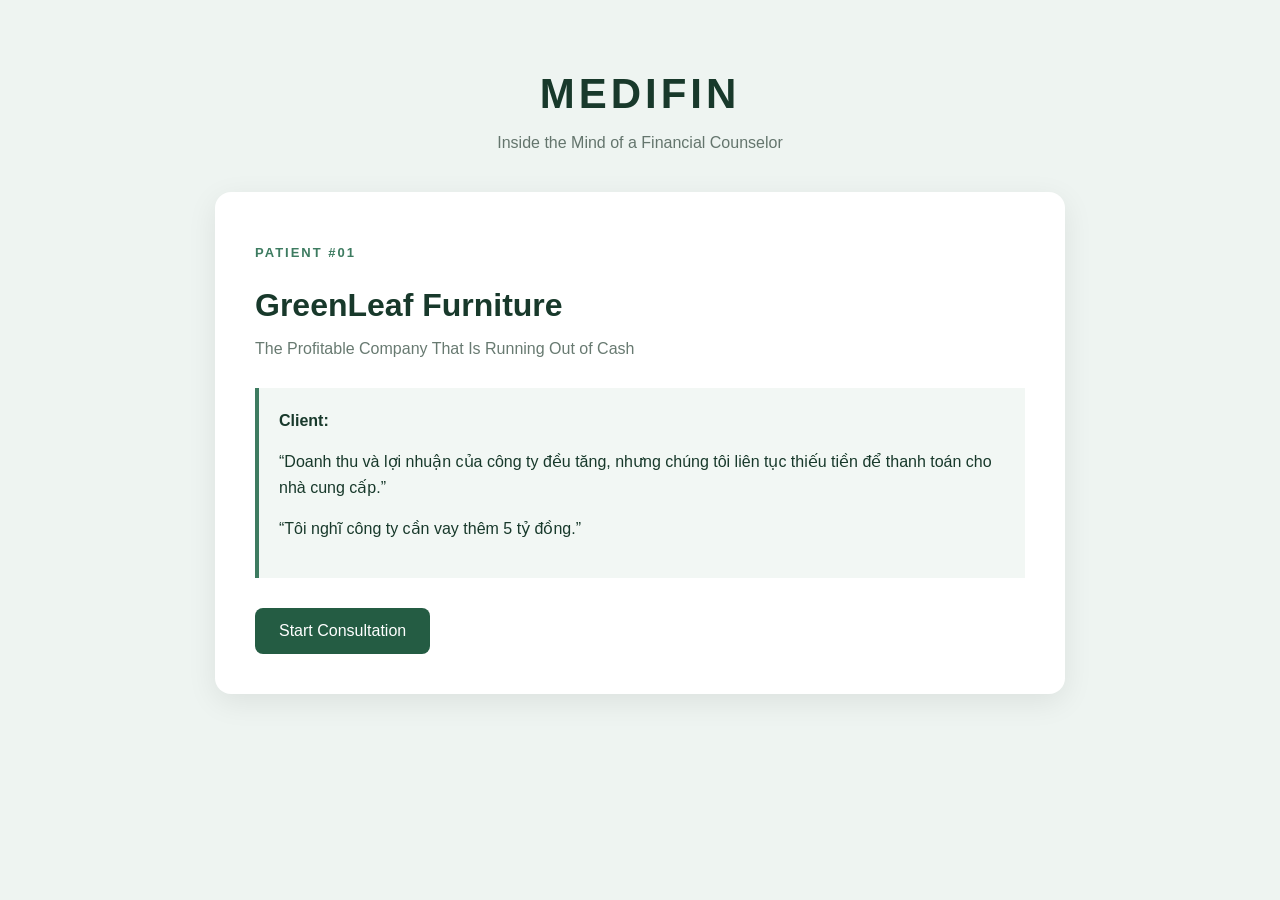
<file: medifin-v1/index.html>
<!DOCTYPE html>
<html lang="en">

<head>
    <meta charset="UTF-8">
    <meta name="viewport" content="width=device-width, initial-scale=1.0">

    <title>MEDIFIN - Financial Clinic</title>

    <link rel="stylesheet" href="style.css">
</head>
<body>

    <main class="game-container">

        <!-- SCREEN 1: CASE INTRO -->
        <section id="introScreen">

            <div class="logo">
                MEDIFIN
            </div>

            <p class="subtitle">
                Inside the Mind of a Financial Counselor
            </p>

            <div class="case-card">

                <p class="case-number">
                    PATIENT #01
                </p>

                <h1>
                    GreenLeaf Furniture
                </h1>

                <p class="case-title">
                    The Profitable Company That Is Running Out of Cash
                </p>

                <div class="client-message">

                    <strong>Client:</strong>

                    <p>
                        “Doanh thu và lợi nhuận của công ty đều tăng,
                        nhưng chúng tôi liên tục thiếu tiền để thanh toán
                        cho nhà cung cấp.”
                    </p>

                    <p>
                        “Tôi nghĩ công ty cần vay thêm 5 tỷ đồng.”
                    </p>

                </div>

                <button id="startButton">
                    Start Consultation
                </button>

            </div>

        </section>


        <!-- SCREEN 2: CLIENT INTERVIEW -->
        <section id="interviewScreen" class="hidden">

            <div class="top-bar">

                <div>
                    <p class="case-number">PATIENT #01</p>
                    <h2>Client Interview</h2>
                </div>

                <div class="investigation-box">
                    Investigation Points:
                    <strong id="points">6</strong>
                </div>

            </div>


            <div class="interview-layout">

                <div class="client-panel">

                    <h3>Nguyễn Minh Nam</h3>

                    <p class="client-role">
                        Owner — GreenLeaf Furniture
                    </p>

                    <div id="clientResponse" class="client-response">

                        “Tôi nghĩ vấn đề đơn giản là công ty đang thiếu vốn.
                        Nếu có thêm 5 tỷ thì mọi chuyện sẽ ổn.”

                    </div>

                </div>


                <div class="question-panel">

                    <h3>What would you like to ask?</h3>

                    <button class="question-button"
                        data-cost="1"
                        data-answer="Trước đây khách hàng thường thanh toán trong khoảng 60–90 ngày, nhưng gần đây một số khách lớn kéo dài đến 120–150 ngày.">

                        How long do customers usually take to pay?

                    </button>


                    <button class="question-button"
                        data-cost="1"
                        data-answer="Chúng tôi đang giữ nhiều nguyên vật liệu hơn vì tôi sợ thiếu hàng khi có đơn lớn.">

                        Why has inventory increased?

                    </button>


                    <button class="question-button"
                        data-cost="1"
                        data-answer="Nhà cung cấp hiện cho chúng tôi khoảng 60 ngày để thanh toán và họ không muốn kéo dài thêm.">

                        What are your supplier payment terms?

                    </button>


                    <button class="question-button"
                        data-cost="1"
                        data-answer="Khoản vay ngắn hạn đã tăng khá nhiều trong năm nay vì chúng tôi thường xuyên thiếu tiền mặt.">

                        Has the company borrowed more recently?

                    </button>


                    <button class="question-button irrelevant"
                        data-cost="1"
                        data-answer="Logo công ty vẫn như cũ và hiện tại chúng tôi chưa có kế hoạch thay đổi.">

                        Are you planning to redesign the company logo?

                    </button>

                </div>

            </div>


            <div class="interview-footer">

                <button id="continueButton">
                    Continue to Financial Investigation
                </button>

            </div>

        </section>
<!-- SCREEN 3: FINANCIAL INVESTIGATION -->
<section id="investigationScreen" class="hidden">

    <div class="top-bar">

        <div>
            <p class="case-number">PATIENT #01</p>
            <h2>Financial Investigation</h2>
        </div>

        <div class="investigation-box">
            Evidence Found:
            <strong id="evidenceCount">0</strong>/5
        </div>

    </div>


    <div class="investigation-layout">

        <!-- LEFT: DOCUMENT MENU -->
        <div class="document-panel">

            <h3>Financial Records</h3>

            <p class="panel-note">
                Select the records you want to examine.
            </p>

            <button class="document-button" data-document="income">
                📄 Income Statement
            </button>

            <button class="document-button" data-document="balance">
                📄 Balance Sheet
            </button>

            <button class="document-button" data-document="cashflow">
                📄 Cash Flow Statement
            </button>

            <button class="document-button" data-document="ar">
                🔎 Accounts Receivable Aging
            </button>

            <button class="document-button" data-document="debt">
                🏦 Debt Information
            </button>

        </div>


        <!-- RIGHT: DOCUMENT CONTENT -->
        <div class="report-panel">

            <div id="reportContent">

                <div class="empty-report">

                    <h3>Financial Examination</h3>

                    <p>
                        Chọn một tài liệu ở bên trái để bắt đầu phân tích.
                    </p>

                </div>

            </div>

        </div>

    </div>


    <div class="evidence-box">

        <h3>Evidence Collected</h3>

        <div id="evidenceList">
            <p class="empty-evidence">
                Chưa có bằng chứng nào được ghi nhận.
            </p>
        </div>

    </div>


    <div class="interview-footer">

        <button id="diagnosisButton">
            Proceed to Diagnosis
        </button>

    </div>

</section>
<!-- SCREEN 4: DIAGNOSIS -->
<section id="diagnosisScreen" class="hidden">

    <div class="top-bar">

        <div>
            <p class="case-number">PATIENT #01</p>
            <h2>Financial Diagnosis</h2>
        </div>

        <div class="investigation-box">
    Case Status:
    <strong>Diagnosis</strong>
</div>

    </div>


    <div class="diagnosis-layout">

        <!-- LEFT: EVIDENCE SUMMARY -->
        <div class="diagnosis-evidence-panel">

            <h3>Evidence Summary</h3>

            <p class="panel-note">
                Review the evidence before making your diagnosis.
            </p>

            <div id="diagnosisEvidenceList">
            </div>

        </div>


        <!-- RIGHT: DIAGNOSIS OPTIONS -->
        <div class="diagnosis-panel">

            <h3>What is the primary financial disease?</h3>

            <p class="panel-note">
                Choose the root cause, not just a visible symptom.
            </p>


            <button
                class="diagnosis-option"
                data-diagnosis="low_profitability"
                data-score="5"
                data-feedback="Lợi nhuận của doanh nghiệp vẫn đang tăng. Đây không phải nguyên nhân chính của tình trạng thiếu tiền mặt.">

                Low Profitability

            </button>


            <button
                class="diagnosis-option"
                data-diagnosis="insufficient_sales"
                data-score="0"
                data-feedback="Doanh thu đã tăng mạnh. Thiếu doanh thu không phù hợp với bằng chứng đã thu thập.">

                Insufficient Sales

            </button>


            <button
                class="diagnosis-option"
                data-diagnosis="excessive_debt"
                data-score="18"
                data-feedback="Nợ ngắn hạn tăng là một vấn đề thực sự, nhưng chủ yếu là hậu quả của việc doanh nghiệp liên tục thiếu dòng tiền.">

                Excessive Short-Term Debt

            </button>


            <button
                class="diagnosis-option"
                data-diagnosis="working_capital"
                data-score="30"
                data-feedback="Chính xác. Accounts Receivable và Inventory tăng mạnh, DSO kéo dài và Operating Cash Flow âm cho thấy vấn đề cốt lõi nằm ở quản trị vốn lưu động.">

                Working-Capital Mismanagement

            </button>


            <button
                class="diagnosis-option"
                data-diagnosis="insufficient_financing"
                data-score="10"
                data-feedback="Doanh nghiệp đang cần tiền mặt, nhưng vay thêm chỉ xử lý triệu chứng. Nguyên nhân sâu hơn nằm ở cách vốn lưu động đang bị sử dụng.">

                Insufficient Financing

            </button>


            <div id="diagnosisFeedback" class="diagnosis-feedback hidden">
            </div>


            <button id="treatmentButton" class="hidden">
                Continue to Treatment
            </button>

        </div>

    </div>

</section>
<!-- SCREEN 5: TREATMENT -->
<section id="treatmentScreen" class="hidden">

    <div class="top-bar">

        <div>
            <p class="case-number">PATIENT #01</p>
            <h2>Treatment Plan</h2>
        </div>

        <div class="investigation-box">
            Case Status:
            <strong>Treatment</strong>
        </div>

    </div>


    <div class="treatment-layout">

        <div class="treatment-summary">

            <h3>Your Diagnosis</h3>

            <div id="selectedDiagnosisSummary"
                 class="diagnosis-evidence-item">
            </div>

            <p class="panel-note">
                Chọn phương án xử lý phù hợp nhất với tình hình hiện tại của khách hàng.
            </p>

        </div>


        <div class="treatment-panel">

            <h3>What treatment would you recommend?</h3>

            <button
                class="treatment-option"
                data-treatment="borrow_more">

                <strong>Borrow an additional VND 5 billion</strong>

                <span>
                    Bổ sung ngay vốn vay ngắn hạn để giải quyết thiếu hụt tiền mặt.
                </span>

            </button>


            <button
                class="treatment-option"
                data-treatment="stop_credit">

                <strong>Stop all credit sales</strong>

                <span>
                    Yêu cầu khách hàng thanh toán ngay để giảm khoản phải thu.
                </span>

            </button>


            <button
                class="treatment-option"
                data-treatment="improve_ar">

                <strong>Improve receivable collection</strong>

                <span>
                    Phân nhóm khách hàng, siết thời hạn thanh toán và tăng cường thu hồi công nợ.
                </span>

            </button>


            <button
                class="treatment-option"
                data-treatment="inventory_control">

                <strong>Reduce inventory levels</strong>

                <span>
                    Kiểm soát tồn kho chặt hơn để giải phóng tiền mặt bị giữ trong hàng tồn kho.
                </span>

            </button>


            <button
                class="treatment-option"
                data-treatment="balanced_plan">

                <strong>Balanced Working-Capital Plan</strong>

                <span>
                    Kết hợp thu hồi công nợ, giảm tồn kho, đàm phán với nhà cung cấp và chỉ sử dụng hạn mức vay bổ sung ở mức cần thiết.
                </span>

            </button>


            <button id="communicationButton" class="hidden">
                Continue to Client Discussion
            </button>

        </div>

    </div>

</section>
<!-- SCREEN 6: CLIENT COMMUNICATION -->
<section id="communicationScreen" class="hidden">

    <div class="top-bar">

        <div>
            <p class="case-number">PATIENT #01</p>
            <h2>Client Discussion</h2>
        </div>

        <div class="investigation-box">
            Case Status:
            <strong>Client Response</strong>
        </div>

    </div>


    <div class="communication-card">

        <div class="client-profile-small">

            <h3>Nguyễn Minh Nam</h3>

            <p>
                Owner — GreenLeaf Furniture
            </p>

        </div>


        <div class="client-objection">

            <strong>Client:</strong>

            <p>
                “Nếu tôi siết thời hạn thanh toán,
                những khách hàng lớn có thể chuyển sang đối thủ.”
            </p>

            <p>
                “Tôi không muốn cải thiện dòng tiền bằng cách làm mất khách.”
            </p>

        </div>


        <h3>How would you respond?</h3>


        <button
            class="communication-option"
            data-communication="aggressive"
            data-score="0">

            “Các con số cho thấy anh phải làm như vậy.
            Công ty không còn lựa chọn khác.”

        </button>


        <button
            class="communication-option"
            data-communication="avoid"
            data-score="5">

            “Nếu anh không muốn mất khách thì chúng ta có thể giữ nguyên chính sách hiện tại.”

        </button>


        <button
            class="communication-option"
            data-communication="balanced"
            data-score="15">

            “Chúng ta không nhất thiết áp dụng cùng một chính sách cho tất cả khách hàng.
            Có thể phân nhóm theo lịch sử thanh toán, mức độ quan trọng và rủi ro,
            sau đó điều chỉnh điều khoản phù hợp cho từng nhóm.”

        </button>


        <button id="outcomeButton" class="hidden">
            See What Happens Next
        </button>

    </div>

</section>
    </main>

    <script src="app.js"></script>

</body>
</html>
</file>
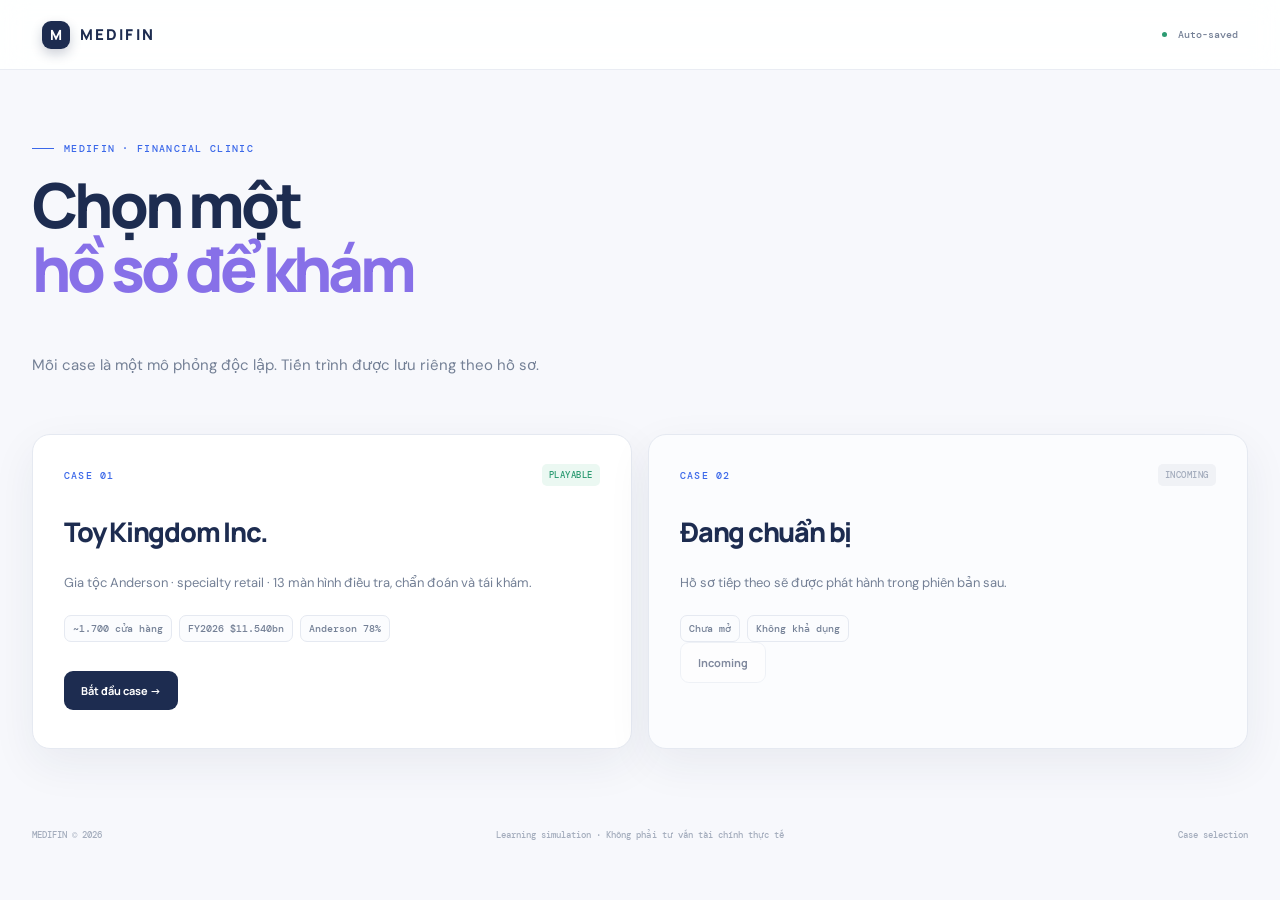
<file: medifin-v2/index.html>
<!doctype html>
<html lang="vi">
  <head>
    <meta charset="UTF-8" />
    <meta name="viewport" content="width=device-width, initial-scale=1.0" />
    <meta name="theme-color" content="#f7f8fc" />
    <title>MEDIFIN — Financial Clinic</title>
    <link rel="stylesheet" href="styles.css" />
  </head>
  <body>
    <div class="app-shell" id="app">
      <header class="topbar">
        <a class="brand" href="#" id="brandHome" aria-label="Về menu MEDIFIN">
          <span class="brand-mark">M</span>
          <span>MEDIFIN</span>
        </a>
        <div class="topbar-center" id="topbarContext"></div>
        <div class="topbar-actions">
          <span class="save-status" id="saveStatus"><i></i> Auto-saved</span>
          <button class="text-btn topbar-menu-btn" type="button" id="menuBtn">Menu</button>
        </div>
      </header>

      <main id="mainContent"></main>

      <footer class="footer section-wrap">
        <span>MEDIFIN © 2026</span>
        <span>Learning simulation · Không phải tư vấn tài chính thực tế</span>
        <span id="footerContext">Case selection</span>
      </footer>
    </div>

    <div class="modal-backdrop hidden" id="evidenceModal" role="presentation">
      <section class="evidence-modal" role="dialog" aria-modal="true" aria-labelledby="modalTitle">
        <div class="modal-head">
          <div>
            <span class="eyebrow">EVIDENCE DETAIL</span>
            <h2 id="modalTitle">Evidence</h2>
          </div>
          <button class="icon-close" type="button" id="modalClose" aria-label="Đóng">×</button>
        </div>
        <div id="modalBody"></div>
        <div class="modal-actions" id="modalActions"></div>
      </section>
    </div>

    <div class="toast" id="toast" role="status" aria-live="polite"></div>
    <script src="app.js"></script>
  </body>
</html>
</file>
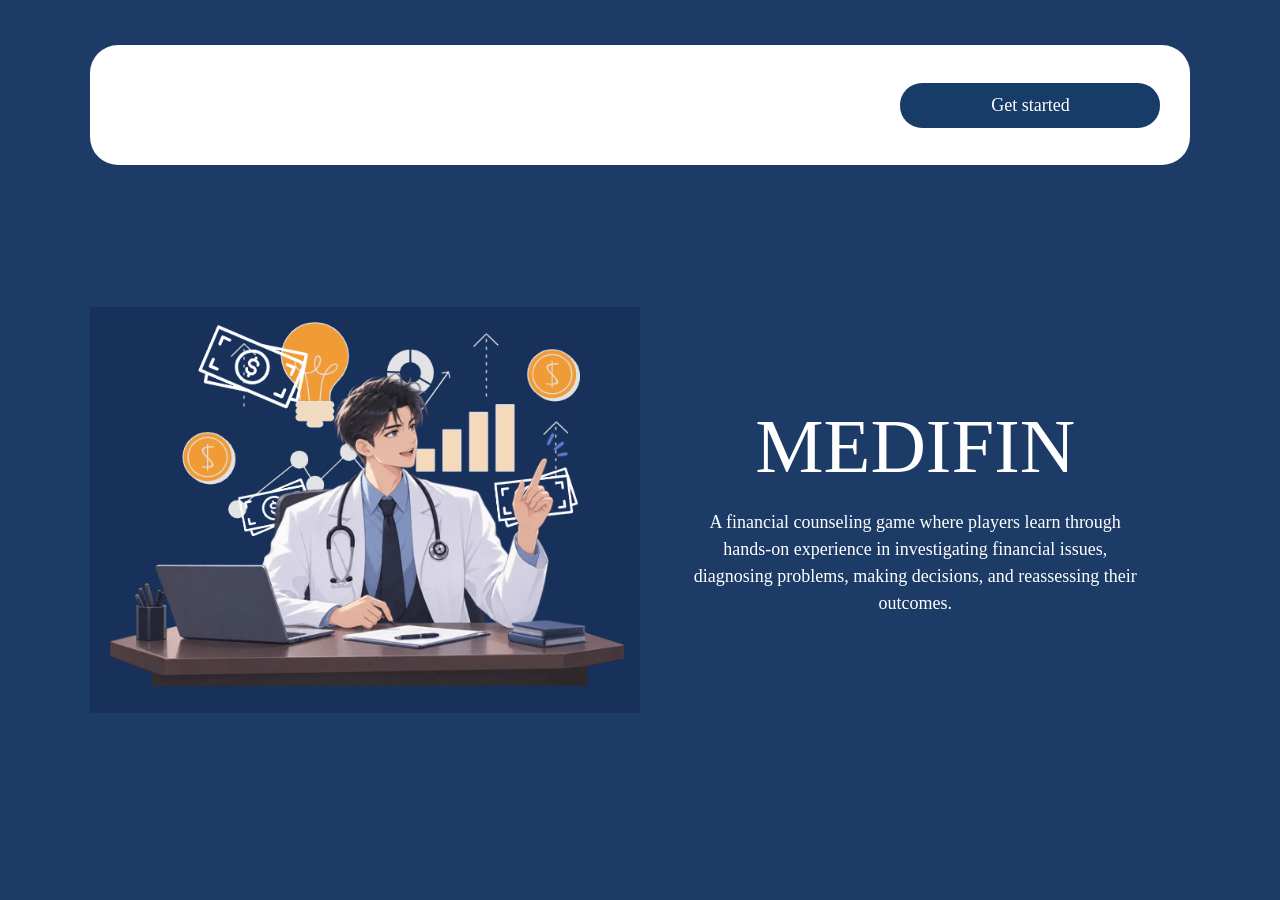
<file: medifin-v3/index.html>
<!DOCTYPE html>
<html lang="en">

<head>
    <meta charset="UTF-8">

    <meta
        name="viewport"
        content="width=device-width, initial-scale=1.0"
    >

    <title>MEDIFIN</title>

    <link
        rel="stylesheet"
        href="./style.css"
    >
</head>

<body>

    <main id="screenContent"></main>

    <script src="./app.js"></script>

</body>

</html>
</file>
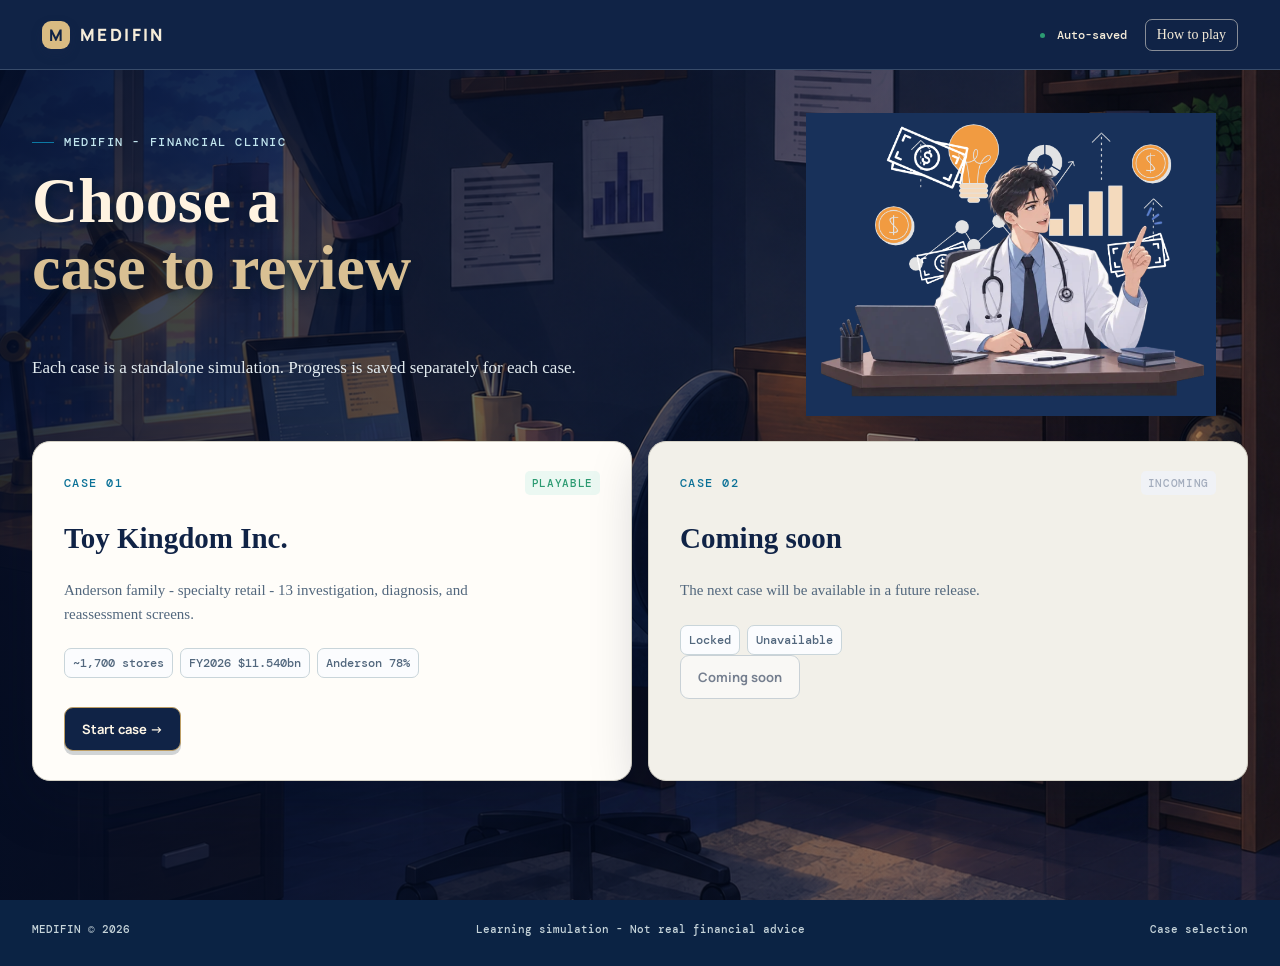
<file: medifin-v4/index.html>
<!doctype html>
<html lang="en">
  <head>
    <meta charset="UTF-8" />
    <meta name="viewport" content="width=device-width, initial-scale=1.0" />
    <meta http-equiv="refresh" content="0; url=final.html" />
    <title>MEDIFIN - Financial Clinic</title>
  </head>
  <body>
    <p>Opening MEDIFIN...</p>
    <script>window.location.replace('final.html');</script>
  </body>
</html>
</file>
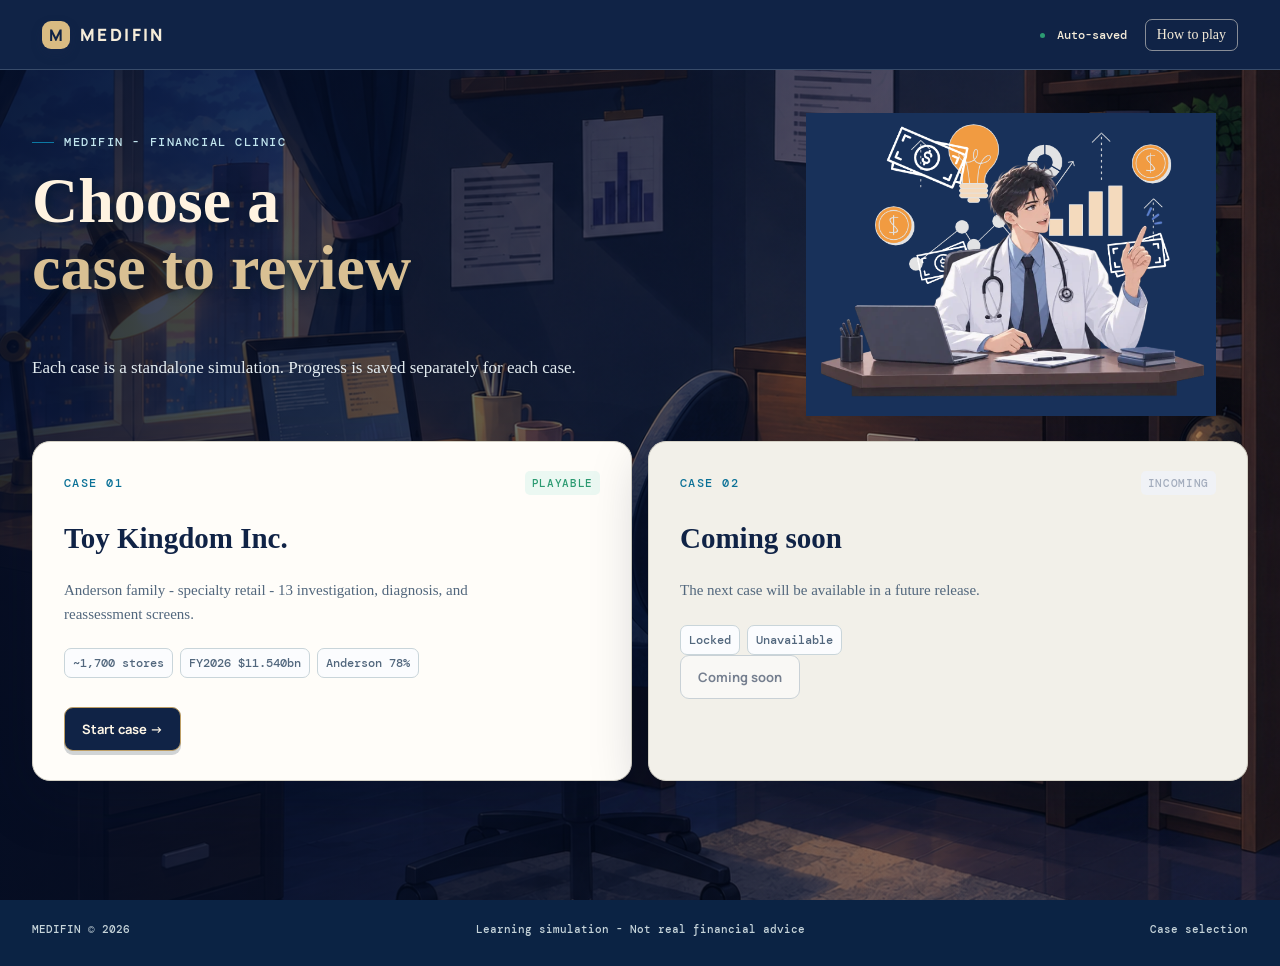
<file: medifin-v4/final.html>
<!doctype html>
<html lang="en">
  <head>
    <meta charset="UTF-8" />
    <meta name="viewport" content="width=device-width, initial-scale=1.0" />
    <meta name="theme-color" content="#f7f8fc" />
    <title>MEDIFIN - Financial Clinic</title>
    <link rel="stylesheet" href="styles.css" />
    <link rel="stylesheet" href="integrated.css" />
  </head>
  <body>
    <div class="app-shell" id="app">
      <header class="topbar">
        <a class="brand" href="#" id="brandHome" aria-label="Back to MEDIFIN menu">
          <span class="brand-mark">M</span>
          <span>MEDIFIN</span>
        </a>
        <div class="topbar-center" id="topbarContext"></div>
        <div class="topbar-actions">
          <span class="save-status" id="saveStatus"><i></i> Auto-saved</span>
          <button class="text-btn rules-trigger" type="button" id="rulesBtn" aria-haspopup="dialog" aria-controls="rulesModal">How to play</button>
          <button class="text-btn topbar-menu-btn" type="button" id="menuBtn">Menu</button>
        </div>
      </header>

      <main id="mainContent"></main>

      <footer class="footer section-wrap">
        <span>MEDIFIN © 2026</span>
        <span>Learning simulation - Not real financial advice</span>
        <span id="footerContext">Case selection</span>
      </footer>
    </div>

    <div class="modal-backdrop hidden" id="evidenceModal" role="presentation">
      <section class="evidence-modal" role="dialog" aria-modal="true" aria-labelledby="modalTitle">
        <div class="modal-head">
          <div>
            <span class="eyebrow">EVIDENCE DETAIL</span>
            <h2 id="modalTitle">Evidence</h2>
          </div>
          <button class="icon-close" type="button" id="modalClose" aria-label="Close">×</button>
        </div>
        <div id="modalBody"></div>
        <div class="modal-actions" id="modalActions"></div>
      </section>
    </div>

    <div class="modal-backdrop hidden" id="rulesModal" role="presentation">
      <section class="rules-modal" role="dialog" aria-modal="true" aria-labelledby="rulesTitle" tabindex="-1">
        <div class="modal-head">
          <div><span class="eyebrow">MEDIFIN · CASE 01</span><h2 id="rulesTitle">How to play</h2></div>
          <button class="icon-close" type="button" id="rulesClose" aria-label="Close the rules">×</button>
        </div>
        <div class="rules-content">
          <section><h3>What should you do?</h3><p>Review the files, ask questions, diagnose the case, choose a plan, prepare its implementation, and reassess after new developments.</p></section>
          <section><h3>How to play</h3><p>Select or clear cards before confirming. Each group shows how many choices are required. Once confirmed, choices are saved and the case advances.</p><p>Opened files and evidence appear in the notebook. Select an evidence title to read it, then select "Use as evidence" to cite it. Progress is saved automatically. "Restart" begins a new playthrough.</p></section>
          <section><h3>How is the score calculated?</h3><p>The game evaluates the consulting process and the outcome. Process dimensions are investigation, reasoning and diagnosis, treatment suitability, communication, professional ethics, and adaptation. The total case score combines 50% process, 30% financial outcome, and 20% client experience. Governance is reported separately. Serious ethical violations may cap the process and total case score.</p></section>
          <section><h3>Decision guidance</h3><p>Consider evidence sources, uncertainty, implementation conditions, and new developments. Reading evidence does not automatically cite it in your diagnosis.</p></section>
        </div>
      </section>
    </div>

    <div class="toast" id="toast" role="status" aria-live="polite"></div>
    <script src="engine.js"></script>
    <script src="app.js"></script>
  </body>
</html>
</file>
<file: medifin-v1/style.css>
* {
    box-sizing: border-box;
}

body {
    margin: 0;
    font-family: Arial, sans-serif;
    background: #eef4f1;
    color: #18392b;
}

.game-container {
    width: 90%;
    max-width: 850px;
    margin: 70px auto;
    text-align: center;
}

.logo {
    font-size: 42px;
    font-weight: bold;
    letter-spacing: 4px;
}

.subtitle {
    color: #64756d;
    margin-bottom: 40px;
}

.case-card {
    background: white;
    border-radius: 16px;
    padding: 40px;
    text-align: left;
    box-shadow: 0 8px 30px rgba(0, 0, 0, 0.08);
}

.case-number {
    font-size: 13px;
    font-weight: bold;
    letter-spacing: 2px;
    color: #3d7b60;
}

.case-card h1 {
    font-size: 32px;
    margin-bottom: 8px;
}

.case-title {
    color: #687a71;
    margin-bottom: 30px;
}

.client-message {
    background: #f2f7f4;
    padding: 20px;
    border-left: 4px solid #3d7b60;
    margin-bottom: 30px;
    line-height: 1.6;
}

button {
    background: #245c43;
    color: white;
    border: none;
    border-radius: 8px;
    padding: 14px 24px;
    font-size: 16px;
    cursor: pointer;
}

button:hover {
    opacity: 0.85;
}


/* =========================
   CLIENT INTERVIEW
========================= */

.hidden {
    display: none;
}

.top-bar {
    display: flex;
    justify-content: space-between;
    align-items: center;
    margin-bottom: 25px;
}

.top-bar h2 {
    margin: 5px 0 0;
}

.investigation-box {
    background: white;
    padding: 12px 18px;
    border-radius: 8px;
    box-shadow: 0 4px 15px rgba(0, 0, 0, 0.06);
}

.interview-layout {
    display: grid;
    grid-template-columns: 1fr 1.4fr;
    gap: 25px;
}

.client-panel,
.question-panel {
    background: white;
    padding: 28px;
    border-radius: 14px;
    box-shadow: 0 8px 25px rgba(0, 0, 0, 0.06);
    text-align: left;
}

.client-panel h3 {
    margin-bottom: 4px;
}

.client-role {
    color: #687a71;
    margin-top: 0;
    margin-bottom: 25px;
}

.client-response {
    background: #f2f7f4;
    border-left: 4px solid #3d7b60;
    padding: 18px;
    line-height: 1.6;
}

.question-panel h3 {
    margin-top: 0;
}

.question-button {
    display: block;
    width: 100%;
    text-align: left;
    margin-bottom: 12px;

    background: white;
    color: #18392b;

    border: 1px solid #cfdcd5;
}

.question-button:hover {
    background: #edf5f1;
}

.question-button:disabled {
    opacity: 0.45;
    cursor: not-allowed;
}

.interview-footer {
    margin-top: 25px;
    text-align: right;
}

#continueButton {
    background: #18392b;
}
/* =========================
   FINANCIAL INVESTIGATION
========================= */

.investigation-layout {
    display: grid;
    grid-template-columns: 0.8fr 1.7fr;
    gap: 24px;
}

.document-panel,
.report-panel,
.evidence-box {
    background: white;
    border-radius: 14px;
    padding: 26px;
    box-shadow: 0 8px 25px rgba(0, 0, 0, 0.06);
}

.document-panel {
    text-align: left;
}

.document-panel h3 {
    margin-top: 0;
    margin-bottom: 4px;
}

.panel-note {
    margin-top: 0;
    color: #7a8981;
    font-size: 14px;
    margin-bottom: 20px;
}

.document-button {
    display: block;
    width: 100%;
    margin-bottom: 12px;
    text-align: left;

    background: #ffffff;
    color: #18392b;

    border: 1px solid #d5e0da;
}

.document-button:hover {
    background: #edf5f1;
}

.document-button.viewed {
    background: #e5f3eb;
    border-color: #3d7b60;
}

.report-panel {
    text-align: left;
    min-height: 430px;
}

.empty-report {
    color: #829088;
    padding-top: 120px;
    text-align: center;
}

.report-title {
    display: flex;
    justify-content: space-between;
    align-items: center;
    margin-bottom: 18px;
}

.report-title h3 {
    margin: 0;
}

.report-tag {
    font-size: 12px;
    background: #edf5f1;
    color: #2e6d51;
    padding: 6px 10px;
    border-radius: 20px;
}

.financial-table {
    width: 100%;
    border-collapse: collapse;
    margin-top: 15px;
}

.financial-table th,
.financial-table td {
    padding: 11px 10px;
    border-bottom: 1px solid #e7ece9;
}

.financial-table th {
    text-align: left;
    color: #687a71;
    font-size: 13px;
}

.financial-table td:not(:first-child),
.financial-table th:not(:first-child) {
    text-align: right;
}

.financial-warning {
    margin-top: 20px;
    padding: 14px;
    background: #fff8e6;
    border-left: 4px solid #d5a72e;
    line-height: 1.5;
}

.evidence-box {
    margin-top: 24px;
    text-align: left;
}

.evidence-box h3 {
    margin-top: 0;
}

.evidence-item {
    display: inline-block;
    padding: 9px 12px;
    margin: 5px 7px 5px 0;

    background: #edf5f1;
    color: #245c43;

    border-radius: 7px;

    font-size: 14px;
    font-weight: bold;
}

.empty-evidence {
    color: #829088;
}

#diagnosisButton {
    background: #18392b;
}
/* =========================
   DIAGNOSIS SCREEN
========================= */

.diagnosis-layout {
    display: grid;
    grid-template-columns: 1fr 1.4fr;
    gap: 24px;
}

.diagnosis-evidence-panel,
.diagnosis-panel {
    background: white;
    padding: 28px;
    border-radius: 14px;
    box-shadow: 0 8px 25px rgba(0, 0, 0, 0.06);
    text-align: left;
}

.diagnosis-evidence-panel h3,
.diagnosis-panel h3 {
    margin-top: 0;
}

.diagnosis-evidence-item {
    padding: 12px;
    margin-bottom: 10px;

    background: #f2f7f4;
    border-left: 4px solid #3d7b60;

    border-radius: 6px;

    line-height: 1.5;
}

.diagnosis-option {
    display: block;
    width: 100%;

    text-align: left;

    margin-bottom: 12px;

    background: white;
    color: #18392b;

    border: 1px solid #d5e0da;
}

.diagnosis-option:hover {
    background: #edf5f1;
}

.diagnosis-option.selected {
    background: #dcefe5;
    border-color: #2e6d51;
}

.diagnosis-option:disabled {
    cursor: not-allowed;
}

.diagnosis-feedback {
    margin-top: 20px;

    padding: 18px;

    background: #f2f7f4;

    border-left: 4px solid #3d7b60;

    line-height: 1.6;
}

#treatmentButton {
    margin-top: 22px;
    width: 100%;
}
/* =========================
   TREATMENT SCREEN
========================= */

.treatment-layout {
    display: grid;
    grid-template-columns: 0.8fr 1.7fr;
    gap: 24px;
}

.treatment-summary,
.treatment-panel {
    background: white;
    padding: 28px;
    border-radius: 14px;
    box-shadow: 0 8px 25px rgba(0, 0, 0, 0.06);
    text-align: left;
}

.treatment-summary h3,
.treatment-panel h3 {
    margin-top: 0;
}

.treatment-option {
    display: block;
    width: 100%;
    text-align: left;

    margin-bottom: 14px;
    padding: 18px;

    background: white;
    color: #18392b;

    border: 1px solid #d5e0da;
}

.treatment-option strong {
    display: block;
    margin-bottom: 6px;
}

.treatment-option span {
    display: block;
    color: #6d7e75;
    line-height: 1.5;
    font-size: 14px;
}

.treatment-option:hover {
    background: #edf5f1;
}

.treatment-option.selected {
    background: #dcefe5;
    border-color: #2e6d51;
}

.treatment-option:disabled {
    cursor: not-allowed;
}

#communicationButton {
    margin-top: 20px;
    width: 100%;
}
/* =========================
   COMMUNICATION SCREEN
========================= */

.communication-card {
    max-width: 760px;
    margin: 0 auto;

    background: white;

    padding: 34px;

    border-radius: 14px;

    box-shadow: 0 8px 25px rgba(0, 0, 0, 0.06);

    text-align: left;
}

.client-profile-small h3 {
    margin-bottom: 4px;
}

.client-profile-small p {
    margin-top: 0;
    color: #6d7e75;
}

.client-objection {
    margin: 25px 0;

    background: #f2f7f4;

    border-left: 4px solid #3d7b60;

    padding: 20px;

    line-height: 1.6;
}

.communication-option {
    display: block;

    width: 100%;

    margin-bottom: 14px;

    text-align: left;

    background: white;

    color: #18392b;

    border: 1px solid #d5e0da;

    line-height: 1.5;
}

.communication-option:hover {
    background: #edf5f1;
}

.communication-option.selected {
    background: #dcefe5;
    border-color: #2e6d51;
}

#outcomeButton {
    width: 100%;
    margin-top: 20px;
}
</file>
<file: medifin-v2/styles.css>
@import url('https://fonts.googleapis.com/css2?family=DM+Mono:wght@400;500&family=DM+Sans:wght@400;500;600;700&family=Manrope:wght@500;600;700;800&display=swap');

:root { --ink:#17202f; --muted:#748096; --soft:#a4adbd; --line:#e5e9f1; --panel:#fff; --canvas:#f7f8fc; --navy:#1d2c50; --blue:#3b68e9; --blue-soft:#eef3ff; --lilac:#8770e8; --green:#2c9b72; --green-soft:#ebf8f2; --orange:#d8893c; --orange-soft:#fff5e8; --shadow:0 15px 45px rgba(27,39,69,.065); --radius:18px; }
* { box-sizing:border-box; }
html { scroll-behavior:smooth; }
body { margin:0; min-width:320px; color:var(--ink); background:var(--canvas); font-family:'DM Sans',Arial,sans-serif; -webkit-font-smoothing:antialiased; }
button { font:inherit; }
button:focus-visible, a:focus-visible { outline:3px solid rgba(59,104,233,.35); outline-offset:3px; }
.hidden { display:none !important; }
.app-shell { min-height:100vh; overflow:hidden; }
.section-wrap { width:min(1240px,calc(100% - 64px)); margin-inline:auto; }
.topbar { height:70px; padding:0 42px; display:flex; align-items:center; justify-content:space-between; border-bottom:1px solid rgba(229,233,241,.85); background:rgba(255,255,255,.88); backdrop-filter:blur(14px); position:sticky; top:0; z-index:20; }
.brand { display:flex; align-items:center; gap:10px; color:var(--navy); text-decoration:none; font:800 15px Manrope,sans-serif; letter-spacing:.14em; }
.brand-mark { width:28px; height:28px; display:grid; place-items:center; color:#fff; border-radius:9px; background:var(--navy); font:800 14px Manrope; letter-spacing:0; box-shadow:0 5px 12px rgba(28,43,79,.22); }
.topbar-center { display:flex; align-items:center; gap:10px; color:var(--muted); font:500 10px 'DM Mono',monospace; letter-spacing:.12em; }
.topbar-dot { width:6px; height:6px; background:var(--green); border-radius:50%; box-shadow:0 0 0 4px var(--green-soft); }
.topbar-slash { color:#cad0dc; }
.topbar-actions { display:flex; align-items:center; gap:18px; }
.save-status { color:var(--muted); font:500 10px 'DM Mono',monospace; }
.save-status i { display:inline-block; width:5px; height:5px; margin-right:5px; border-radius:50%; background:var(--green); vertical-align:1px; }
.text-btn { border:0; padding:9px 0; color:var(--muted); background:transparent; cursor:pointer; font-size:12px; }
.text-btn:hover { color:var(--blue); }
.menu-hero { padding:72px 0 42px; }
.menu-hero h1 { margin-top:18px; color:var(--navy); font:800 clamp(36px,5vw,62px)/1.04 Manrope,sans-serif; letter-spacing:-.06em; }
.menu-hero h1 em, .intake-card h1 em { color:var(--lilac); font-style:normal; }
.eyebrow { display:flex; align-items:center; gap:10px; color:var(--blue); font:500 10px 'DM Mono',monospace; letter-spacing:.13em; text-transform:uppercase; }
.eyebrow-line { display:inline-block; width:22px; height:1px; background:var(--blue); }
.hero-lead { margin-top:18px; color:var(--muted); font-size:15px; line-height:1.6; }
.case-menu { display:grid; grid-template-columns:repeat(2,minmax(0,1fr)); gap:16px; padding-bottom:80px; }
.case-menu-card { min-height:315px; padding:29px 31px; border:1px solid var(--line); border-radius:var(--radius); background:var(--panel); box-shadow:var(--shadow); }
.case-menu-card.incoming { background:#fbfcfe; }
.case-menu-top { display:flex; align-items:center; justify-content:space-between; gap:10px; }
.case-number { color:var(--blue); font:500 10px 'DM Mono'; letter-spacing:.12em; }
.status-pill { border-radius:5px; padding:5px 7px; color:var(--green); background:var(--green-soft); font:500 9px 'DM Mono'; letter-spacing:.06em; }
.status-pill.muted { color:var(--soft); background:#f0f2f6; }
.case-menu-card h2 { margin-top:27px; color:var(--navy); font:800 27px Manrope; letter-spacing:-.045em; }
.case-menu-card p { max-width:470px; margin-top:9px; color:var(--muted); font-size:13px; line-height:1.55; }
.case-facts { display:flex; flex-wrap:wrap; gap:7px; margin-top:22px; }
.case-facts span { border:1px solid var(--line); border-radius:7px; padding:6px 8px; color:var(--muted); background:#fbfcfe; font:500 10px 'DM Mono'; }
.case-actions { display:flex; flex-wrap:wrap; gap:9px; margin-top:29px; }
.workspace { display:grid; grid-template-columns:minmax(0,1fr) 292px; gap:25px; align-items:start; padding-bottom:64px; }
.main-column { min-width:0; }
.side-column { display:grid; gap:14px; }
.stepper-card, .decision-card, .state-card { border:1px solid var(--line); border-radius:var(--radius); background:var(--panel); box-shadow:var(--shadow); }
.stepper-card { display:flex; align-items:center; gap:10px; min-height:72px; margin-bottom:14px; padding:0 22px; overflow-x:auto; }
.step { display:flex; align-items:center; gap:7px; color:var(--soft); font:500 9px 'DM Mono'; white-space:nowrap; }
.step span { width:24px; height:24px; display:grid; place-items:center; border:1px solid #e0e5ef; border-radius:8px; }
.step b { font-weight:500; }
.step:not(:last-child)::after { content:''; width:18px; height:1px; margin-left:3px; background:#e6e9f0; }
.step.current { color:var(--blue); }.step.current span { color:#fff; border-color:var(--blue); background:var(--blue); }.step.done { color:var(--green); }.step.done span { color:var(--green); border-color:#b8e5d0; background:var(--green-soft); }
.decision-card { overflow:hidden; }
.decision-head { padding:31px 34px 25px; border-bottom:1px solid var(--line); }
.decision-kicker { display:flex; align-items:center; justify-content:space-between; gap:15px; }
.decision-number { color:var(--blue); font:500 10px 'DM Mono'; letter-spacing:.12em; text-transform:uppercase; }
.count-chip { border:1px solid var(--line); border-radius:7px; padding:5px 8px; color:var(--muted); background:#fbfcfe; font:500 10px 'DM Mono'; }
.decision-head h2 { margin-top:12px; color:var(--navy); font:700 clamp(22px,3vw,29px)/1.15 Manrope; letter-spacing:-.04em; }
.decision-head > p { max-width:720px; margin-top:11px; color:var(--muted); font-size:13px; line-height:1.65; }
.options-wrap { padding:25px 34px 7px; }
.select-helper, .picker-head, .result-section-head { display:flex; align-items:center; justify-content:space-between; gap:12px; }
.select-helper { margin-bottom:13px; color:var(--muted); font:500 10px 'DM Mono'; }.select-helper b, .picker-head > b { color:var(--navy); font-weight:500; }
.option-grid { display:grid; grid-template-columns:repeat(2,minmax(0,1fr)); gap:11px; }
.option-card { position:relative; display:flex; flex-direction:column; min-height:134px; padding:17px; border:1px solid var(--line); border-radius:13px; color:var(--ink); background:#fff; cursor:pointer; text-align:left; transition:border .18s,transform .18s,box-shadow .18s,background .18s; }
.option-card:hover { border-color:#bdcaf4; transform:translateY(-2px); box-shadow:0 8px 20px rgba(31,46,87,.07); }.option-card.selected { border-color:var(--blue); background:#f7f9ff; box-shadow:0 0 0 3px rgba(59,104,233,.09); }
.option-top { display:flex; align-items:center; justify-content:space-between; gap:10px; }.option-id { width:27px; height:27px; display:grid; place-items:center; border-radius:8px; color:var(--muted); background:#f0f2f6; font:600 10px 'DM Mono'; }.selected .option-id { color:#fff; background:var(--blue); }.option-check { width:19px; height:19px; display:grid; place-items:center; border:1px solid #dce0e8; border-radius:50%; color:transparent; font-size:11px; }.selected .option-check { color:#fff; border-color:var(--blue); background:var(--blue); }
.option-card h3 { margin-top:12px; color:var(--navy); font:700 13px/1.35 Manrope; letter-spacing:-.015em; }.option-card p { margin-top:7px; color:var(--muted); font-size:11.5px; line-height:1.5; }
.confirm-bar { display:flex; align-items:center; justify-content:space-between; gap:15px; margin-top:18px; padding:17px 34px; border-top:1px solid var(--line); background:#fcfcfe; }.confirm-copy { color:var(--muted); font-size:11px; line-height:1.45; }.confirm-copy strong { display:block; margin-bottom:2px; color:var(--navy); font:700 12px Manrope; }.confirm-copy span { display:block; }
.primary-btn, .secondary-btn { border-radius:9px; padding:12px 17px; cursor:pointer; font:700 11px Manrope; }.primary-btn { border:0; color:#fff; background:var(--navy); transition:transform .18s,background .18s,opacity .18s; }.primary-btn:hover:not(:disabled) { background:#2e4477; transform:translateY(-1px); }.primary-btn:disabled { cursor:not-allowed; opacity:.38; }.secondary-btn { border:1px solid var(--line); color:var(--navy); background:#fff; }.secondary-btn:hover:not(:disabled) { border-color:#bdcaf4; }.secondary-btn:disabled { cursor:not-allowed; opacity:.55; }
.frame-note { margin:4px 34px 0; color:var(--muted); font-size:11px; }.intake-card, .dialogue-card { padding:34px; }.intake-card h1 { margin-top:17px; color:var(--navy); font:800 clamp(32px,4vw,54px)/1.08 Manrope; letter-spacing:-.055em; }.intake-card > .hero-lead { max-width:680px; }.intake-facts { display:grid; grid-template-columns:repeat(4,1fr); gap:10px; margin-top:28px; }.intake-facts div, .facts-grid div { padding:13px; border:1px solid var(--line); border-radius:10px; background:#fbfcfe; }.intake-facts span, .facts-grid span, .known-figure span { display:block; color:var(--muted); font-size:10px; }.intake-facts strong, .facts-grid strong { display:block; margin-top:7px; color:var(--navy); font:700 12px Manrope; line-height:1.35; }.dialogue-card { background:#252e55; }.dialogue-card .eyebrow { color:#bac7ff; }.dialogue-card .eyebrow-line { background:#bac7ff; }.dialogue-card blockquote { max-width:740px; margin:29px 0 0; padding-left:18px; border-left:2px solid #8a74ea; color:#f3f5ff; font:600 clamp(17px,2.4vw,23px)/1.5 Manrope; }.dialogue-card blockquote + blockquote { margin-top:20px; color:#d6dcf3; font-size:16px; }
.state-card { padding:19px; box-shadow:0 8px 30px rgba(27,39,69,.045); }.card-label { color:var(--soft); font:500 9px 'DM Mono'; letter-spacing:.13em; }.client-mini { display:flex; align-items:center; gap:11px; margin-top:19px; }.client-avatar { width:38px; height:38px; display:grid; place-items:center; border:3px solid #fff; border-radius:13px; color:var(--navy); background:#e8ddff; font:700 15px Manrope; box-shadow:0 3px 10px rgba(66,43,131,.1); }.client-mini strong, .client-mini span { display:block; }.client-mini strong { color:var(--navy); font:700 12px Manrope; }.client-mini span { margin-top:2px; color:var(--muted); font-size:11px; }.side-copy { margin-top:18px; color:var(--muted); font-size:11px; line-height:1.5; }.known-figure { display:flex; align-items:center; justify-content:space-between; gap:10px; margin-top:15px; padding-top:13px; border-top:1px solid var(--line); }.known-figure strong { color:var(--navy); font:700 13px Manrope; }.notebook-count { color:var(--soft); font:500 9px 'DM Mono'; }.notebook-list { display:grid; gap:5px; margin-top:14px; max-height:310px; overflow:auto; }.notebook-item { display:flex; align-items:flex-start; gap:9px; width:100%; padding:9px 0; border:0; border-bottom:1px solid #f0f2f6; color:var(--ink); background:transparent; cursor:pointer; text-align:left; }.notebook-item:hover strong, .evidence-name:hover strong { color:var(--blue); }.notebook-dot { width:6px; height:6px; margin-top:5px; border-radius:50%; background:var(--blue); flex:0 0 6px; }.notebook-item strong, .notebook-item small { display:block; }.notebook-item strong { color:var(--navy); font:700 10px Manrope; }.notebook-item small { margin-top:3px; color:var(--muted); font-size:9px; line-height:1.35; }.ledger-empty { margin-top:16px; color:var(--soft); font-size:10px; line-height:1.5; }.ledger-item { display:flex; gap:9px; margin-top:14px; color:var(--muted); font-size:10px; line-height:1.4; }.ledger-item i { width:6px; height:6px; margin-top:4px; border-radius:50%; background:var(--blue); flex:0 0 6px; }.ledger-item strong { color:var(--navy); }
.statement-wrap { padding:25px 34px 7px; }.table-wrap { overflow:auto; }.table-wrap table { width:100%; min-width:540px; border-collapse:collapse; margin-bottom:22px; color:var(--muted); font-size:11px; }.table-wrap caption { padding:0 0 10px; color:var(--navy); font:700 12px Manrope; text-align:left; }.table-wrap th, .table-wrap td { padding:10px 8px; border-bottom:1px solid var(--line); text-align:right; }.table-wrap th:first-child, .table-wrap td:first-child { text-align:left; }.table-wrap thead th { color:var(--soft); font:500 9px 'DM Mono'; letter-spacing:.06em; }.table-wrap tbody th { color:var(--navy); font-weight:600; }.facts-grid { display:grid; grid-template-columns:repeat(4,1fr); gap:9px; margin-bottom:12px; }
.answer-block { margin:5px 0 24px; padding:15px; border:1px solid var(--line); border-radius:11px; background:#fbfcfe; }.answer-block > .card-label { display:block; }.answer-block > div { margin-top:12px; padding-top:10px; border-top:1px solid var(--line); }.answer-block strong { color:var(--navy); font:700 10px 'DM Mono'; }.answer-block p { margin-top:5px; color:var(--muted); font-size:11px; line-height:1.5; }.answer-block.compact { margin:0 0 18px; }.answer-block.compact p { margin-top:9px; }
.evidence-picker { margin-top:18px; padding:18px; border:1px solid var(--line); border-radius:13px; background:#fbfcfe; }.picker-head h3 { margin-top:5px; color:var(--navy); font:700 14px Manrope; }.picker-note { margin-top:10px; color:var(--muted); font-size:11px; }.evidence-options { display:grid; gap:7px; margin-top:15px; }.evidence-row { display:flex; align-items:center; justify-content:space-between; gap:13px; padding:10px 11px; border:1px solid #e8ebf2; border-radius:9px; background:#fff; }.evidence-row.selected { border-color:var(--blue); background:#f7f9ff; }.evidence-name { min-width:0; flex:1; padding:0; border:0; color:var(--ink); background:transparent; cursor:pointer; text-align:left; }.evidence-name strong, .evidence-name small { display:block; }.evidence-name strong { color:var(--navy); font:700 11px Manrope; }.evidence-name small { margin-top:3px; color:var(--muted); font-size:9px; }.evidence-use { flex:0 0 auto; border:1px solid var(--line); border-radius:7px; padding:7px 8px; color:var(--navy); background:#fff; cursor:pointer; font-size:10px; }.evidence-row.selected .evidence-use { color:#fff; border-color:var(--blue); background:var(--blue); }.empty-evidence { color:var(--muted); font-size:11px; line-height:1.55; }.diagnosis-wrap { padding-top:25px; }.diagnosis-grid { margin-bottom:3px; }.reassess-section { margin-top:20px; }.reassess-section > .card-label { display:block; margin-bottom:11px; }
.timeline-wrap { padding:25px 34px 7px; }.timeline-tabs { display:flex; gap:7px; overflow:auto; padding-bottom:13px; }.timeline-tab { flex:0 0 auto; border:1px solid var(--line); border-radius:7px; padding:7px 9px; color:var(--soft); background:#fff; font:500 9px 'DM Mono'; }.timeline-tab.current { color:var(--blue); border-color:#c7d2fa; background:var(--blue-soft); }.timeline-tab.done { color:var(--green); border-color:#c9eadb; background:var(--green-soft); }.event-card { min-height:170px; padding:23px; border:1px solid var(--line); border-radius:13px; background:#fbfcfe; }.event-card h3 { margin-top:11px; color:var(--navy); font:700 20px Manrope; }.event-card p { max-width:670px; margin-top:10px; color:var(--muted); font-size:13px; line-height:1.65; }.reassessment-wrap > .option-grid { margin-bottom:4px; }
.result-card { padding:32px 34px; }.result-hero { display:flex; align-items:flex-start; justify-content:space-between; gap:20px; }.result-hero h2 { margin-top:9px; color:var(--navy); font:800 30px Manrope; letter-spacing:-.05em; }.result-hero p { max-width:560px; margin-top:10px; color:var(--muted); font-size:13px; line-height:1.55; }.result-score { min-width:130px; padding:15px; border-radius:14px; color:#fff; background:var(--navy); text-align:center; }.result-score b { display:block; font:800 31px Manrope; letter-spacing:-.06em; }.result-score span { font:500 8px 'DM Mono'; opacity:.75; }.result-section { margin-top:28px; padding-top:21px; border-top:1px solid var(--line); }.result-section-head h3, .history-section h3 { color:var(--navy); font:700 15px Manrope; }.result-section-head span { color:var(--muted); font:500 9px 'DM Mono'; }.competency-grid { display:grid; grid-template-columns:repeat(3,1fr); gap:10px; margin-top:13px; }.competency { padding:13px; border:1px solid var(--line); border-radius:10px; }.competency span { display:block; min-height:27px; color:var(--muted); font-size:10px; line-height:1.35; }.competency strong { display:block; margin-top:8px; color:var(--navy); font:800 21px Manrope; }.competency i { display:block; height:4px; margin-top:8px; border-radius:5px; background:var(--blue); }.outcome-grid { display:grid; grid-template-columns:repeat(3,1fr); gap:10px; }.outcome-grid > div { padding:15px; border:1px solid var(--line); border-radius:11px; background:#fbfcfe; }.pillar-label { color:var(--muted); font:500 9px 'DM Mono'; line-height:1.35; }.outcome-grid strong { display:block; margin-top:9px; color:var(--navy); font:800 17px Manrope; }.outcome-grid p, .history-section p { margin-top:7px; color:var(--muted); font-size:11px; line-height:1.55; }.history-section p + p { margin-top:8px; }.final-feedback { margin-top:28px; padding:20px; border:1px solid #dbe4fb; border-radius:13px; background:#f6f8ff; }.feedback-grid { display:grid; grid-template-columns:repeat(2,1fr); gap:12px; margin-top:15px; }.feedback-grid > div { padding-top:11px; border-top:1px solid #e0e6fa; }.feedback-grid span { color:var(--blue); font:500 9px 'DM Mono'; letter-spacing:.1em; text-transform:uppercase; }.feedback-grid p { margin-top:6px; color:var(--muted); font-size:11px; line-height:1.5; }.result-actions { display:flex; justify-content:flex-end; gap:9px; margin-top:23px; }
.footer { display:flex; justify-content:space-between; gap:20px; padding:0 0 30px; color:var(--soft); font:500 9px 'DM Mono'; }.modal-backdrop { position:fixed; inset:0; z-index:40; display:grid; place-items:center; padding:20px; background:rgba(15,23,45,.35); }.evidence-modal { width:min(560px,100%); max-height:min(680px,calc(100vh - 40px)); overflow:auto; padding:25px; border-radius:15px; background:#fff; box-shadow:0 22px 80px rgba(15,23,45,.24); }.modal-head { display:flex; align-items:flex-start; justify-content:space-between; gap:18px; }.modal-head h2 { margin-top:8px; color:var(--navy); font:800 22px Manrope; letter-spacing:-.035em; }.icon-close { width:30px; height:30px; border:1px solid var(--line); border-radius:8px; color:var(--muted); background:#fff; cursor:pointer; font-size:21px; line-height:1; }.modal-meta { display:flex; flex-wrap:wrap; gap:7px; margin-top:20px; }.modal-meta span { border-radius:6px; padding:5px 7px; color:var(--muted); background:#f2f4f8; font:500 9px 'DM Mono'; }.modal-text { margin-top:17px; color:var(--ink); font-size:13px; line-height:1.65; }.modal-provenance { margin-top:14px; color:var(--muted); font-size:10px; }.modal-actions { display:flex; justify-content:flex-end; margin-top:22px; }.toast { position:fixed; right:25px; bottom:25px; z-index:50; max-width:300px; transform:translateY(15px); opacity:0; pointer-events:none; padding:12px 15px; border:1px solid #dce4fb; border-radius:10px; color:var(--navy); background:#fff; box-shadow:var(--shadow); font-size:11px; transition:opacity .2s,transform .2s; }.toast.show { transform:translateY(0); opacity:1; }
@media (max-width:930px) { .topbar { padding:0 24px; }.topbar-center { display:none; }.section-wrap { width:min(100% - 34px,700px); }.workspace { grid-template-columns:1fr; }.intake-facts { grid-template-columns:repeat(2,1fr); }.facts-grid { grid-template-columns:repeat(2,1fr); } }
@media (max-width:620px) { .section-wrap { width:calc(100% - 24px); }.topbar { height:60px; padding:0 14px; }.save-status { display:none; }.menu-hero { padding:45px 0 30px; }.case-menu { grid-template-columns:1fr; padding-bottom:50px; }.case-menu-card { min-height:0; padding:24px 21px; }.stepper-card { min-height:62px; padding:0 15px; }.step { font-size:8px; }.step span { width:22px; height:22px; }.decision-head { padding:23px 18px 20px; }.options-wrap, .timeline-wrap, .statement-wrap { padding:19px 18px 2px; }.option-grid { grid-template-columns:1fr; }.option-card { min-height:120px; }.confirm-bar { align-items:stretch; flex-direction:column; padding:15px 18px; }.primary-btn, .secondary-btn { width:100%; }.frame-note { margin-inline:18px; }.intake-card, .dialogue-card { padding:24px 18px; }.intake-facts { grid-template-columns:1fr; }.dialogue-card blockquote { font-size:17px; }.side-column { grid-template-columns:1fr; }.result-card { padding:24px 18px; }.result-hero { display:block; }.result-score { width:100%; margin-top:20px; }.competency-grid, .outcome-grid, .feedback-grid { grid-template-columns:1fr; }.result-actions { flex-direction:column; }.footer { flex-direction:column; gap:7px; padding-bottom:20px; }.evidence-row { align-items:flex-start; flex-direction:column; }.evidence-use { width:100%; }.evidence-modal { padding:20px; } }
</file>
<file: medifin-v3/style.css>
/* ======================================================
   MEDIFIN — DRAFT 3
====================================================== */

* {
    box-sizing: border-box;
}

html,
body {
    margin: 0;
    width: 100%;
    min-height: 100%;
}

body {
    font-family: Georgia, "Times New Roman", serif;
    background: #073e70;
}

button,
input {
    font: inherit;
}

button {
    cursor: pointer;
}

.screen {
    width: 100vw;
    min-height: 100vh;
}


/* ======================================================
   COMMON
====================================================== */

.primary-button {
    padding: 12px 38px;

    border: 0;
    border-radius: 22px;

    background: #183c68;
    color: white;

    font-size: 18px;
}

.primary-button:hover,
.overlay-button:hover,
.small-next-button:hover {
    filter: brightness(1.12);
}

.overlay-button {
    padding: 8px 28px;

    border: 2px solid white;

    background: #173d6b;
    color: white;

    font-size: 18px;
}


/* ======================================================
   LANDING
====================================================== */

.landing-screen {
    padding: 5vh 7vw;

    background: #1c3c67;
}

.landing-header {
    height: 120px;

    display: grid;
    grid-template-columns: 1fr 260px;
    align-items: center;

    padding: 0 30px;

    background: white;

    border-radius: 28px;
}

.landing-header button {
    width: 100%;
}

.landing-content {
    min-height: calc(90vh - 120px);

    display: grid;
    grid-template-columns: 1fr 1fr;

    align-items: center;
}

.landing-illustration {
    display: flex;
    justify-content: center;
    align-items: center;
}

.landing-illustration img {
    width: 100%;
    max-width: 720px;

    display: block;
}

.landing-copy {
    padding: 50px;

    color: white;
    text-align: center;
}

.landing-copy h1 {
    margin: 0 0 18px;

    font-size: clamp(55px, 6vw, 90px);
    font-weight: 400;
}

.landing-copy p {
    max-width: 650px;

    margin: auto;

    font-size: 18px;
    line-height: 1.5;
}


/* ======================================================
   LOGIN
====================================================== */

.login-screen {
    display: grid;
    place-items: center;

    background: #1c3c67;
}

.login-card {
    width: min(900px, 85vw);
    min-height: 500px;

    display: grid;
    grid-template-columns: 43% 57%;

    overflow: hidden;

    background: white;

    border-radius: 20px;
}

.login-form {
    display: flex;
    flex-direction: column;
    justify-content: center;

    padding: 50px;
}

.login-avatar {
    width: 68px;
    height: 68px;

    display: grid;
    place-items: center;

    margin: 0 auto 30px;

    border-radius: 50%;

    background: #173b67;

    font-size: 28px;
}

.login-form input {
    height: 46px;

    margin-bottom: 20px;
    padding: 0 14px;

    border: 1px solid #555;
    border-radius: 7px;
}

.login-button {
    border-radius: 7px;
}

.error-message {
    min-height: 20px;

    color: #a52727;

    font-family: Arial, sans-serif;
    font-size: 13px;
}

.login-brand {
    display: flex;
    flex-direction: column;
    justify-content: center;
    align-items: center;

    padding: 50px;

    background:
        linear-gradient(
            rgba(0, 71, 118, .7),
            rgba(0, 118, 153, .72)
        ),
        url("./asset/images/message-bg.png")
        center / cover;

    color: white;
    text-align: center;
}

.login-brand h1 {
    margin: 0;

    font-size: 55px;
    font-weight: 400;
}

.login-brand p {
    line-height: 1.7;
}


/* ======================================================
   MESSAGE
====================================================== */

.message-screen {
    display: grid;
    grid-template-columns: 48% 52%;

    overflow: hidden;
}

.message-character {
    height: 100vh;

    display: flex;
    justify-content: center;
    align-items: flex-end;

    overflow: hidden;

    background: #17283d;
}

.message-character img {
    width: 100%;
    height: 100%;

    object-fit: contain;
    object-position: center bottom;
}

.message-panel {
    height: 100vh;

    display: flex;
    flex-direction: column;
    justify-content: center;
    align-items: center;

    background-position: center;
    background-size: cover;
}

.message-phone {
    width: min(75%, 650px);
    max-height: 65vh;

    object-fit: contain;
}


/* ======================================================
   CLIENT INTAKE
====================================================== */

.intake-screen,
.meeting-screen {
    position: relative;

    height: 100vh;
    min-height: 650px;

    overflow: hidden;
}

.full-background {
    position: absolute;

    inset: 0;

    width: 100%;
    height: 100%;

    object-fit: cover;
}

.intake-data {
    position: absolute;

    left: 61.2%;
    top: 35.5%;

    width: 31%;

    display: grid;
    grid-template-columns: 1fr 1fr;

    gap: 16px 22px;
}

.intake-item {
    min-height: 64px;

    display: flex;
    flex-direction: column;
    justify-content: center;

    padding: 8px 12px;

    color: #282019;
}

.intake-item b {
    margin-bottom: 4px;
}

.client-name {
    position: absolute;

    left: 14%;
    bottom: 6%;

    padding: 10px 25px;

    background: rgba(8, 19, 34, .8);

    color: #ef4c43;
}

.client-name strong,
.client-name span {
    display: block;
}

.client-name strong {
    font-size: 24px;
}

.client-name span {
    color: white;
}

.intake-next {
    position: absolute;

    right: 5%;
    bottom: 5%;
}


/* ======================================================
   CLIENT MEETING
====================================================== */

/*
   IMPORTANT:
   This block centers the dialogue inside the parchment bubble.
*/

.meeting-dialogue {
    position: absolute;

    top: 7.1%;
    right: 4.7%;

    width: 47.5%;
    height: 29.5%;

    display: flex;
    justify-content: center;
    align-items: center;

    padding:
        3.2% 3.4%
        4.4% 3.4%;

    color: #282019;
}

.meeting-text {
    width: 100%;

    transform: translateY(-1%);

    font-size: clamp(11px, 1vw, 17px);
    font-weight: 600;
    line-height: 1.35;
}

.meeting-text p {
    margin: 0 0 13px;
}

.meeting-text p:last-child {
    margin-bottom: 0;
}

.meeting-next {
    position: absolute;

    right: 4.5%;
    bottom: 6%;
}


/* ======================================================
   ROUND 2 — SELECTION
====================================================== */

.round2-selection {
    min-height: 100vh;

    padding: 4vh 5vw;

    background:
        radial-gradient(
            circle at 80% 30%,
            #008fb4,
            #00689d 35%,
            #06497c 70%,
            #07385f
        );

    color: white;
}

.round2-shell {
    width: min(1250px, 100%);

    margin: auto;
}

.round2-heading h1 {
    margin: 0;

    font-size: 44px;
    font-weight: 400;
}

.round2-heading p {
    margin: 4px 0 20px;

    font-size: 14px;
}

.round2-layout {
    display: grid;
    grid-template-columns: 260px 1fr;

    gap: 28px;
}


/* ======================================================
   ROUND 2 — CLIENT
====================================================== */

.round2-client-card {
    position: relative;

    height: 290px;

    overflow: hidden;

    border-radius: 13px;

    background: white;
}

.round2-client-card img {
    width: 100%;
    height: 100%;

    object-fit: contain;
    object-position: center bottom;
}

.client-pill {
    position: absolute;

    z-index: 2;

    top: 10px;
    left: 50%;

    width: 180px;

    padding: 7px;

    transform: translateX(-50%);

    border: 2px solid white;
    border-radius: 10px;

    background: #123664;

    text-align: center;
    font-size: 12px;
}

.known-figures {
    margin-top: 10px;
    padding: 14px 18px;

    border-radius: 12px;

    background: white;
    color: #222;
}

.known-figures h3 {
    margin: 0 0 8px;

    font-size: 12px;
}

.known-figures div {
    display: flex;
    justify-content: space-between;

    padding: 8px 0;

    border-top: 1px solid #ddd;

    font-size: 11px;
}


/* ======================================================
   ROUND 2 — PROGRESS
====================================================== */

.case-progress {
    height: 43px;

    display: flex;
    align-items: center;

    margin-bottom: 14px;
    padding: 0 14px;

    border-radius: 18px;

    background: white;
    color: #777;
}

.progress-step {
    display: flex;
    align-items: center;

    gap: 5px;

    white-space: nowrap;
}

.progress-step span {
    width: 19px;
    height: 19px;

    display: grid;
    place-items: center;

    border: 1px solid #aaa;
    border-radius: 50%;

    font-size: 10px;
}

.progress-step b {
    font-size: 10px;
    font-weight: 400;
}

.progress-step.done {
    color: #70b765;
}

.progress-step.active {
    color: #244da7;
}

.progress-step.active span {
    background: #315bc8;
    color: white;
}

.case-progress i {
    flex: 1;

    height: 1px;

    margin: 0 7px;

    background: #bbb;
}


/* ======================================================
   FILE PANEL
====================================================== */

.file-panel {
    padding: 24px;

    border-radius: 14px;

    background: white;
    color: #142238;
}

.file-panel-heading span {
    font-size: 9px;
    letter-spacing: 1px;

    color: #58739b;
}

.file-panel-heading h2 {
    margin: 4px 0 18px;

    font-size: 18px;
    font-weight: 400;
}

.file-grid {
    display: grid;
    grid-template-columns: 1fr 1fr;

    gap: 14px 18px;
}

.diagnostic-card {
    position: relative;

    min-height: 115px;

    padding: 17px 40px 14px 18px;

    border: 1px solid #b9c0ca;
    border-radius: 10px;

    background: white;
    color: #222;

    text-align: left;
}

.diagnostic-card:hover {
    border-color: #2873bd;

    background: #f6faff;
}

.diagnostic-card.selected {
    border: 2px solid #3676d2;

    background: #eef5ff;
}

.diagnostic-card small {
    display: block;

    margin-bottom: 4px;
}

.diagnostic-card h3 {
    margin: 0 0 7px;

    font-size: 14px;
    font-weight: 400;
}

.diagnostic-card p {
    margin: 0;

    font-size: 10px;
    line-height: 1.35;
}

.file-radio {
    position: absolute;

    top: 13px;
    right: 13px;

    width: 16px;
    height: 16px;

    border: 1px solid #777;
    border-radius: 50%;
}

.selected .file-radio {
    border: 5px solid #4076cf;
}

.selection-actions {
    display: flex;
    justify-content: flex-end;
    align-items: center;

    gap: 20px;

    margin-top: 17px;
}

.selection-actions span {
    font-size: 11px;
}

.small-next-button {
    min-width: 100px;

    padding: 7px 20px;

    border: 1px solid #3770a8;
    border-radius: 18px;

    background: white;
    color: #183a66;
}

.small-next-button:disabled {
    opacity: .4;

    cursor: not-allowed;
}


/* ======================================================
   ROUND 2 — DOCUMENT VIEWER
====================================================== */

.document-screen {
    width: 100vw;
    height: 100vh;

    display: grid;
    grid-template-columns: 285px 1fr;

    overflow: hidden;

    background:
        radial-gradient(
            circle at 70% 40%,
            #008eb5,
            #00679d 42%,
            #074a7c 75%
        );
}

.document-sidebar {
    padding: 50px 20px;

    background: rgba(0, 46, 84, .55);
}

.folder-button {
    width: 100%;
    height: 42px;

    display: flex;
    align-items: center;

    gap: 9px;

    margin-bottom: 9px;
    padding: 0 15px;

    border: 1px solid #4f8ad4;
    border-radius: 10px;

    background: #08477d;
    color: white;

    text-align: left;
}

.folder-button.active {
    border: 3px solid #1fc9ff;

    background: #075287;
}

.folder-button.locked {
    opacity: .35;

    cursor: not-allowed;
}

.folder-button small {
    margin-left: auto;

    font-family: Arial, sans-serif;
    font-size: 7px;
}

.document-workspace {
    min-width: 0;
    min-height: 0;

    display: flex;
    flex-direction: column;

    padding: 30px 35px 0;
}

.empty-workspace {
    justify-content: flex-start;
    align-items: center;

    padding-top: 70px;

    color: white;

    font-size: 18px;
}

.document-image-area {
    flex: 1;
    min-height: 0;

    display: flex;
    justify-content: center;
    align-items: center;
}

.document-image {
    display: block;

    max-width: 95%;
    max-height: 70vh;

    width: auto;
    height: auto;

    object-fit: contain;

    border-radius: 10px;

    filter:
        drop-shadow(
            0 10px 15px
            rgba(0, 0, 0, .18)
        );
}


/* ======================================================
   DOCUMENT DIALOGUE
====================================================== */

/* ======================================================
   DOCUMENT A–F — ANALYST COMMENT
====================================================== */

.document-dialogue-row {
    position: relative;

    min-height: 235px;
    flex: 0 0 235px;

    display: flex;
    align-items: center;

    padding-left: 220px;
    padding-right: 150px;
    padding-bottom: 18px;
}

.analyst-image {
    position: absolute;

    left: 20px;
    bottom: 0;

    width: 205px;
    height: 225px;

    object-fit: contain;
    object-position: center bottom;
}

.analyst-quote {
    width: min(780px, 100%);
    min-height: 100px;

    display: flex;
    align-items: center;

    padding: 22px 34px;

    border-radius: 50px;

    background: #d8edf5;
    color: #26394b;

    font-size: clamp(16px, 1.25vw, 22px);
    font-style: italic;
    line-height: 1.45;

    box-shadow:
        0 4px 12px
        rgba(0, 0, 0, 0.08);
}

.analyst-quote strong {
    font-weight: 700;
}

.document-next {
    position: absolute;

    right: 5px;
    bottom: 28px;
}
/* ======================================================
   DOCUMENT G — DAVID REACTION
====================================================== */

.document-g-workspace {
    position: relative;

    padding-top: 28px;
    padding-bottom: 25px;
}

.david-reaction {
    flex: 0 0 165px;

    display: grid;
    grid-template-columns: 180px minmax(0, 680px);

    justify-content: center;
    align-items: center;

    gap: 28px;
}

.david-profile {
    display: flex;
    flex-direction: column;
    align-items: center;

    color: white;
}

.david-profile img {
    width: 120px;
    height: 120px;

    object-fit: cover;
    object-position: center top;

    border: 1px solid #5ac7ff;
    border-radius: 50%;

    background: #0b4778;
}

.david-profile strong {
    margin-top: 10px;

    font-size: 16px;
    letter-spacing: 1px;
}

.david-speech {
    position: relative;

    padding: 20px 32px;

    border: 1px solid #0c3455;
    border-radius: 40px;

    background: #ccecf7;
    color: #24517c;

    font-size: clamp(14px, 1.05vw, 18px);
    line-height: 1.5;
}

.david-speech span {
    display: inline;

    margin-left: 5px;
}

.document-g-image-area {
    flex: 1;
    min-height: 0;

    display: flex;
    justify-content: center;
    align-items: center;
}

.document-g-image {
    display: block;

    max-width: 72%;
    max-height: 62vh;

    width: auto;
    height: auto;

    object-fit: contain;

    filter:
        drop-shadow(
            0 10px 18px
            rgba(0, 0, 0, 0.22)
        );
}

.g-next {
    right: 25px;
    bottom: 28px;
}

/* ======================================================
   ROUND 3 PLACEHOLDER
====================================================== */

.temporary-screen {
    min-height: 100vh;

    display: flex;
    flex-direction: column;
    justify-content: center;
    align-items: center;

    background: #07558c;
    color: white;

    text-align: center;
}


/* ======================================================
   RESPONSIVE
====================================================== */

@media (max-width: 900px) {

    .landing-content {
        grid-template-columns: 1fr;
    }

    .landing-copy {
        padding: 20px;
    }

    .login-card {
        grid-template-columns: 1fr;
    }

    .login-brand {
        display: none;
    }

    .message-screen {
        grid-template-columns: 1fr;
    }

    .message-character {
        display: none;
    }

    .round2-layout {
        grid-template-columns: 1fr;
    }

    .round2-client {
        display: none;
    }

    .file-grid {
        grid-template-columns: 1fr;
    }

    .document-screen {
        grid-template-columns: 190px 1fr;
    }

    .document-sidebar {
        padding-left: 10px;
        padding-right: 10px;
    }
}
/* =========================================================
   ROUND 2 — DOCUMENT A-F DIALOGUE
========================================================= */

.doc-dialogue {
    width: min(950px, 90%);
    margin: 20px auto;
    padding: 24px 34px;

    background: #d9eef7;
    border-radius: 38px;

    color: #173852;
    font-family: Georgia, "Times New Roman", serif;
    font-size: 22px;
    font-style: italic;
    line-height: 1.5;
}

.doc-dialogue strong {
    display: inline;
    font-weight: 800;
}


/* =========================================================
   DOCUMENT G — FIGMA LAYOUT
========================================================= */

/*
   Workspace của riêng Document G.
   Quan trọng: không dùng flex để quyết định kích thước tờ giấy.
*/
.document-g-workspace {
    position: relative;

    display: block;

    padding: 0;

    overflow: hidden;
}


/* ===== DAVID + SPEECH ===== */

.david-reaction {
    position: absolute;

    top: 4%;
    left: 50%;

    width: min(900px, 76%);

    transform: translateX(-50%);

    display: grid;
    grid-template-columns: 180px 1fr;
    align-items: center;

    gap: 28px;

    z-index: 3;
}

.david-profile {
    display: flex;
    flex-direction: column;
    align-items: center;

    color: white;
}

.david-profile img {
    width: 120px;
    height: 120px;

    object-fit: cover;
    object-position: center top;

    border: 1px solid #5ac7ff;
    border-radius: 50%;

    background: #0b4778;
}

.david-profile strong {
    margin-top: 10px;

    font-size: 16px;
    letter-spacing: 1px;
}

.david-speech {
    padding: 20px 32px;

    border: 1px solid #0c3455;
    border-radius: 40px;

    background: #ccecf7;
    color: #24517c;

    font-size: clamp(14px, 1.05vw, 18px);
    line-height: 1.5;
}

.david-speech span {
    display: inline;

    margin-left: 5px;
}


/* ===== DOCUMENT G AREA ===== */

.document-g-image-area {
    position: absolute;

    top: 25%;
    left: 0;
    right: 0;
    bottom: 0;

    overflow: visible;

    /* Không dùng flex để ép kích thước ảnh nữa */
    display: block;
}


.document-g-paper {
    position: absolute;

    left: 50%;
    top: 50%;

    width: auto;
    height: auto;

    margin: 0;
    padding: 0;

    transform: translate(-50%, -50%);

    overflow: visible;
}


/* KÍCH THƯỚC THẬT CỦA DOCUMENT G */
.document-g-image {
    display: block;

    /*
       Bản trước khoảng 72vh.
       108vh = lớn hơn đúng 1.5 lần.
    */
    height: 88vh;
    width: auto;

    max-width: none;
    max-height: none;

    object-fit: contain;

    filter:
        drop-shadow(
            0 14px 24px
            rgba(0, 0, 0, 0.22)
        );
}
/* Không có David thứ hai */
.document-g-david {
    display: none;
}


/* ===== NEXT ROUND ===== */

.g-next {
    position: absolute;

    right: 25px;
    bottom: 28px;

    z-index: 5;
}
/* ======================================================
   ROUND 3 — QUESTIONS
====================================================== */

.round3-selection {
    width: 100vw;
    min-height: 100vh;

    padding: 4vh 5vw;

    background:
        radial-gradient(
            circle at 78% 28%,
            #008fb4,
            #00689d 35%,
            #06497c 70%,
            #07385f
        );

    color: white;
}


/* ===== WHOLE SCREEN ===== */

.round3-shell {
    width: min(1250px, 100%);
    margin: auto;
}


/* ===== TITLE ===== */

.round3-heading h1 {
    margin: 0;

    font-size: 44px;
    font-weight: 400;

    text-decoration: underline;
    text-underline-offset: 5px;
}

.round3-heading p {
    max-width: 900px;

    margin: 5px 0 20px;

    font-size: 14px;
    line-height: 1.35;
}


/* ===== MAIN LAYOUT ===== */

.round3-layout {
    display: grid;

    grid-template-columns: 260px 1fr;

    gap: 28px;
}


/* ======================================================
   LEFT — DAVID
====================================================== */

.round3-client-card {
    position: relative;

    height: 290px;

    overflow: hidden;

    border-radius: 13px;

    background: white;
}

.round3-client-card img {
    width: 100%;
    height: 100%;

    object-fit: contain;
    object-position: center bottom;
}


/* ======================================================
   LEFT — KNOWN FIGURES
====================================================== */

.round3-known-figures {
    margin-top: 26px;

    padding: 14px 18px;

    border-radius: 12px;

    background: white;
    color: #222;
}

.round3-known-figures h3 {
    margin: 0 0 8px;

    font-size: 12px;
}

.round3-known-figures div {
    display: flex;
    justify-content: space-between;

    padding: 10px 0;

    border-top: 1px solid #ddd;

    font-size: 11px;
}


/* ======================================================
   LEFT — CHOSEN EVIDENCE
====================================================== */

.chosen-evidence {
    margin-top: 26px;

    padding: 15px 18px 18px;

    border-radius: 12px;

    background: white;
    color: #1b2735;
}

.chosen-evidence-heading {
    display: flex;
    justify-content: space-between;
    align-items: center;

    margin-bottom: 13px;
}

.chosen-evidence-heading h3 {
    margin: 0;

    font-size: 11px;
}

.chosen-evidence-heading span {
    color: #8a95a3;

    font-size: 8px;
}

.chosen-evidence-list {
    display: grid;
    grid-template-columns: 1fr 1fr;

    gap: 10px;
}

.evidence-chip {
    min-height: 32px;

    display: flex;
    align-items: center;

    gap: 7px;

    padding: 4px 8px;

    border: 1px solid #4778b5;
    border-radius: 7px;

    background: #edf4ff;
    color: #234f86;

    font-size: 10px;
}

.evidence-chip small {
    padding: 3px;

    background: white;

    color: #3674cf;

    font-size: 7px;
}


/* ======================================================
   RIGHT
====================================================== */

.round3-main {
    min-width: 0;
}


/* ======================================================
   QUESTION PANEL
====================================================== */

.question-panel {
    padding: 25px 52px 22px;

    border-radius: 14px;

    background: white;
    color: #17253b;
}

.question-panel-heading {
    margin-bottom: 20px;
}

.question-panel-heading > span {
    color: #4564ca;

    font-size: 9px;
    letter-spacing: 1px;
}

.question-panel-heading h2 {
    margin: 5px 0 0;

    font-size: 18px;
    font-weight: 400;
}


/* ======================================================
   QUESTION GRID
====================================================== */

.question-grid {
    display: grid;

    grid-template-columns: 1fr 1fr;

    gap: 28px 30px;
}


/* ======================================================
   INDIVIDUAL QUESTION
====================================================== */

.question-card {
    position: relative;

    min-height: 112px;

    padding: 22px 52px 18px 22px;

    border: 1px solid #adb8c8;
    border-radius: 15px;

    background: white;
    color: #161f2b;

    text-align: left;

    transition:
        border-color .15s ease,
        background .15s ease;
}

.question-card:hover {
    border-color: #4c79bc;

    background: #f8fbff;
}

.question-card.selected {
    border: 2px solid #4679ca;

    background: #f1f6ff;
}

.question-card h3 {
    margin: 0 0 17px;

    font-size: 15px;
    font-weight: 600;
}

.question-card p {
    margin: 0;

    font-size: 10px;
    line-height: 1.4;
}


/* ===== RADIO ===== */

.question-radio {
    position: absolute;

    top: 18px;
    right: 18px;

    width: 24px;
    height: 24px;

    border: 1px solid #5e6875;
    border-radius: 50%;

    background: white;
}

.question-card.selected .question-radio {
    border: 6px solid #497bcb;
}


/* ======================================================
   BOTTOM ACTION
====================================================== */

.question-actions {
    display: flex;
    justify-content: flex-end;
    align-items: center;

    gap: 20px;

    margin-top: 18px;
}

.question-actions > span {
    color: #667384;

    font-size: 10px;
}


/* ======================================================
   ROUND 3 RESPONSIVE
====================================================== */

@media (max-width: 900px) {

    .round3-layout {
        grid-template-columns: 1fr;
    }

    .round3-client {
        display: none;
    }

    .question-grid {
        grid-template-columns: 1fr;
    }

    .question-panel {
        padding-left: 25px;
        padding-right: 25px;
    }
}
/* ======================================================
   ROUND 3 — QUESTION VIEWER
   FIGMA SCREEN 7.1 / 7.2
====================================================== */

.question-viewer-screen {
    width: 100vw;
    height: 100vh;

    display: grid;

    /*
       Sidebar gần giống Figma:
       khoảng 28% chiều rộng vùng game
    */
    grid-template-columns: 370px 1fr;

    overflow: hidden;

    background:
        radial-gradient(
            circle at 68% 35%,
            #008cb4,
            #00679d 42%,
            #074a7c 78%
        );
}


/* ======================================================
   QUESTION SIDEBAR
====================================================== */

.question-sidebar {
    padding:
        70px
        45px
        40px;

    background:
        rgba(0, 48, 84, .58);
}


/* ======================================================
   QUESTION SIDEBAR BUTTON
====================================================== */

.question-folder-button {
    width: 100%;
    height: 58px;

    display: flex;
    align-items: center;

    gap: 18px;

    margin-bottom: 10px;

    padding:
        0
        22px;

    border:
        1px solid
        rgba(255, 255, 255, .72);

    border-radius: 17px;

    background:
        rgba(10, 67, 121, .82);

    color: white;

    text-align: left;

    font-size: 20px;
}


/* ===== ACTIVE ===== */

.question-folder-button.active {
    border:
        3px solid
        #20c7ff;

    background:
        #07558e;
}


/* ===== LOCKED ===== */

.question-folder-button.locked {
    opacity: .30;

    cursor: not-allowed;
}


.question-folder-button small {
    margin-left: auto;

    font-family:
        Arial,
        sans-serif;

    font-size: 7px;

    letter-spacing: .5px;
}


/* ===== FOLDER SYMBOL ===== */

.question-folder-icon {
    color: #8ce6ff;

    font-size: 22px;
}


/* ======================================================
   SCREEN 7.1 — EMPTY WORKSPACE
====================================================== */

.question-viewer-workspace {
    min-width: 0;
    min-height: 0;
}


.question-empty-workspace {
    display: flex;

    justify-content: center;
    align-items: flex-start;

    padding-top: 70px;

    color: white;

    font-size: 23px;
}


/* ======================================================
   SCREEN 7.2 — ANSWER WORKSPACE
====================================================== */

.question-answer-workspace {
    position: relative;

    min-width: 0;
    min-height: 0;

    overflow: hidden;
}


/* ======================================================
   ANSWER CONTENT
====================================================== */

.answer-content {
    position: absolute;

    top: 8%;
    left: 8%;

    width: min(
        650px,
        62%
    );

    z-index: 2;
}


/* ===== "ANSWER TO..." ===== */

.answer-label {
    margin:
        0
        0
        18px
        18px;

    color: white;

    font-size: 17px;

    letter-spacing: .4px;
}


/* ======================================================
   ANSWER BOX
====================================================== */

.answer-box {
    min-height: 190px;

    display: flex;
    align-items: center;

    padding:
        28px
        38px;

    border:
        1px solid
        rgba(180, 240, 255, .65);

    border-radius: 22px;

    background:
        linear-gradient(
            110deg,
            rgba(0, 202, 218, .88),
            rgba(0, 116, 188, .76)
        );

    box-shadow:
        0 5px 18px
        rgba(0, 0, 0, .08);
}


.answer-box p {
    margin: 0;

    color:
        rgba(
            255,
            255,
            255,
            .82
        );

    font-family:
        Arial,
        sans-serif;

    font-size:
        clamp(
            15px,
            1.25vw,
            20px
        );

    font-weight: 300;

    line-height: 1.75;

    letter-spacing: .7px;
}


/* ======================================================
   QUESTION ADVISOR
====================================================== */

.question-advisor {
    position: absolute;

    /*
       Nhân vật nằm sát góc phải-dưới
       giống Figma.
    */
    right: 2%;
    bottom: -2%;

    height: 72vh;
    width: auto;

    object-fit: contain;

    z-index: 3;
}


/* ======================================================
   NEXT ROUND
====================================================== */

.question-next-button {
    position: absolute;

    left: 5%;
    bottom: 4%;

    z-index: 5;

    min-width: 120px;

    padding:
        9px
        24px;

    border:
        1px solid
        white;

    border-radius: 25px;

    background:
        rgba(
            0,
            139,
            180,
            .78
        );

    color: white;

    font-size: 15px;
}


.question-next-button:hover {
    filter:
        brightness(1.12);
}


/* ======================================================
   QUESTION VIEWER RESPONSIVE
====================================================== */

@media (max-width: 900px) {

    .question-viewer-screen {
        grid-template-columns:
            190px
            1fr;
    }

    .question-sidebar {
        padding:
            35px
            10px;
    }

    .question-folder-button {
        height: 48px;

        padding:
            0
            12px;

        font-size: 14px;
    }

    .answer-content {
        left: 5%;

        width: 75%;
    }

    .question-advisor {
        height: 55vh;

        right: -10%;
    }
}
/* ======================================================
   ROUND 4 — FINANCIAL STATEMENTS
====================================================== */

.round4-screen {
    min-height: 100vh;
    background:
        linear-gradient(
            120deg,
            #06446f 0%,
            #087ca5 58%,
            #064a82 100%
        );
    color: white;
    padding: 34px 0 50px;
}

.round4-shell {
    width: min(1180px, 92%);
    margin: 0 auto;
}

.round4-heading {
    margin-bottom: 26px;
}

.round4-heading h1 {
    margin: 0 0 6px;
    font-family: Georgia, "Times New Roman", serif;
    font-size: clamp(32px, 3vw, 50px);
    font-weight: 700;
    letter-spacing: -0.5px;
}

.round4-heading p {
    max-width: 700px;
    margin: 0;
    font-family: Georgia, "Times New Roman", serif;
    font-size: 16px;
    line-height: 1.15;
}

.round4-layout {
    display: grid;
    grid-template-columns: 270px minmax(0, 1fr);
    gap: 46px;
    align-items: start;
}


/* LEFT SIDE */

.round4-sidebar {
    display: flex;
    flex-direction: column;
    gap: 24px;
}

.round4-client-card {
    position: relative;
    height: 280px;
    background: white;
    border-radius: 16px;
    overflow: hidden;
}

.round4-client-card .client-pill {
    position: absolute;
    z-index: 2;
    top: 12px;
    left: 50%;
    transform: translateX(-50%);
    width: 72%;
    text-align: center;
    background: #153969;
    color: white;
    border: 3px double white;
    border-radius: 4px;
    padding: 7px 8px;
    font-family: Georgia, "Times New Roman", serif;
    font-size: 12px;
}

.round4-client-card img {
    width: 100%;
    height: 100%;
    object-fit: contain;
    object-position: center bottom;
    padding-top: 35px;
}

.round4-known-figures,
.round4-evidence {
    background: white;
    color: #171717;
    border-radius: 14px;
    padding: 18px 20px;
}

.round4-known-figures h3,
.round4-evidence h3 {
    margin: 0;
    font-family: Georgia, "Times New Roman", serif;
    font-size: 13px;
}

.round4-known-figures > div {
    display: flex;
    justify-content: space-between;
    gap: 15px;
    padding: 12px 0;
    border-top: 1px solid #d9d9d9;
    font-family: Georgia, "Times New Roman", serif;
    font-size: 12px;
}

.round4-known-figures > div:first-of-type {
    margin-top: 8px;
}

.round4-evidence-heading {
    display: flex;
    justify-content: space-between;
    align-items: center;
    margin-bottom: 13px;
}

.round4-evidence-heading span {
    color: #888;
    font-size: 9px;
}

.round4-evidence-list {
    display: grid;
    grid-template-columns: 1fr 1fr;
    gap: 9px;
}

.round4-evidence-chip {
    min-height: 31px;
    display: flex;
    align-items: center;
    gap: 7px;
    border: 1px solid #5d8edc;
    border-radius: 7px;
    background: #eef4ff;
    color: #173768;
    cursor: pointer;
    padding: 5px 8px;
    font-family: Georgia, "Times New Roman", serif;
}

.round4-evidence-chip:hover {
    background: #dce9ff;
}

.round4-evidence-chip small {
    font-size: 8px;
    color: #3472d1;
}

.round4-evidence-chip span {
    font-size: 11px;
}


/* RIGHT SIDE */

.round4-main {
    min-width: 0;
}

.round4-main .case-progress {
    margin-bottom: 22px;
}

.financial-statement-panel {
    position: relative;
    background: white;
    color: #171717;
    border-radius: 14px;
    padding: 22px 32px 78px;
    min-height: 620px;
}

.financial-title-row {
    display: flex;
    align-items: baseline;
    gap: 6px;
    margin-bottom: 17px;
}

.financial-title-row h2 {
    margin: 0;
    font-family: Georgia, "Times New Roman", serif;
    font-size: 22px;
}

.financial-title-row span {
    color: #888;
    font-family: Georgia, "Times New Roman", serif;
    font-size: 12px;
}

.financial-table {
    width: 100%;
    border-collapse: collapse;
    font-family: Georgia, "Times New Roman", serif;
    font-size: 14px;
}

.financial-table thead {
    background: #07366d;
    color: white;
}

.financial-table th {
    padding: 10px 12px;
    text-align: right;
}

.financial-table th:first-child {
    text-align: left;
}

.financial-table td {
    padding: 8px 12px;
    text-align: right;
}

.financial-table td:first-child {
    text-align: left;
}

.financial-table tbody tr:hover {
    background: #f4f7fb;
}

.financial-highlight {
    font-weight: 700;
}

.financial-final-row {
    font-weight: 700;
    border-bottom: 2px solid #888;
}

.financial-metrics {
    display: grid;
    grid-template-columns: 1fr 1fr;
    gap: 10px;
    margin-top: 24px;
}

.financial-metrics > div {
    background: #f3f7fc;
    border: 1px solid #d9e2ee;
    border-radius: 8px;
    padding: 11px 13px;
    display: flex;
    flex-direction: column;
    gap: 4px;
}

.financial-metrics span {
    color: #657284;
    font-size: 11px;
}

.financial-metrics strong {
    font-family: Georgia, "Times New Roman", serif;
    font-size: 13px;
}

.round4-next-button {
    position: absolute;
    right: 25px;
    bottom: 22px;
    border: 0;
    border-radius: 999px;
    background: #173c73;
    color: white;
    padding: 10px 24px;
    cursor: pointer;
    font-family: Georgia, "Times New Roman", serif;
    font-size: 14px;
}

.round4-next-button:hover {
    opacity: 0.88;
}


/* RESPONSIVE */

@media (max-width: 900px) {

    .round4-layout {
        grid-template-columns: 1fr;
    }

    .round4-sidebar {
        display: grid;
        grid-template-columns: 1fr 1fr;
    }

    .round4-evidence {
        grid-column: 1 / -1;
    }

    .financial-statement-panel {
        overflow-x: auto;
    }

    .financial-table {
        min-width: 650px;
    }
}
/* ======================================================
   PROGRESS BAR — HORIZONTAL SCROLL
====================================================== */

.case-progress-scroll {
    width: 100%;
    overflow-x: auto;
    overflow-y: hidden;
    padding-bottom: 5px;

    scrollbar-width: thin;
    scrollbar-color: #315fbd transparent;
}

.case-progress-scroll::-webkit-scrollbar {
    height: 6px;
}

.case-progress-scroll::-webkit-scrollbar-track {
    background: transparent;
}

.case-progress-scroll::-webkit-scrollbar-thumb {
    background: #315fbd;
    border-radius: 20px;
}

.case-progress-scroll .case-progress {
    min-width: 850px;
    width: max-content;
}

/* ======================================================
   ROUND 5 — FINAL QUESTIONS
====================================================== */

.round5-selection {
    min-height: 100vh;
    background: linear-gradient(
        120deg,
        #0783ae 0%,
        #006a9c 45%,
        #00477f 100%
    );
    padding: 38px 55px;
    color: white;
}

.round5-shell {
    max-width: 1450px;
    margin: 0 auto;
}

.round5-heading {
    margin-bottom: 28px;
}

.round5-heading h1 {
    margin: 0;
    font-family: Georgia, serif;
    font-size: 46px;
    font-weight: 500;
}

.round5-heading p {
    max-width: 900px;
    margin-top: 5px;
    font-family: Georgia, serif;
    font-size: 17px;
}


.round5-layout {
    display: grid;
    grid-template-columns: 280px minmax(0, 1fr);
    gap: 40px;
}


/* LEFT */

.round5-client-card {
    position: relative;
    height: 275px;
    background: white;
    border-radius: 14px;
    overflow: hidden;
}

.round5-client-card img {
    width: 100%;
    height: 100%;
    object-fit: contain;
    object-position: bottom;
}

.round5-client-card .client-pill {
    position: absolute;
    top: 12px;
    left: 50%;
    transform: translateX(-50%);
    z-index: 2;
}


.round5-known-figures,
.round5-evidence {
    margin-top: 24px;
    padding: 18px;
    background: white;
    color: #111;
    border-radius: 14px;
}

.round5-known-figures h3,
.round5-evidence h3 {
    margin: 0 0 14px;
    font-family: Georgia, serif;
    font-size: 13px;
}

.round5-known-figures > div {
    display: flex;
    justify-content: space-between;
    gap: 10px;
    padding: 10px 0;
    border-top: 1px solid #ddd;
    font-size: 12px;
}


.round5-evidence-heading {
    display: flex;
    justify-content: space-between;
    align-items: center;
}

.round5-evidence-heading span {
    color: #777;
    font-size: 9px;
}

.round5-evidence-list {
    display: grid;
    grid-template-columns: 1fr 1fr;
    gap: 7px;
}

.round5-evidence-chip {
    min-width: 0;
    min-height: 30px;
    display: flex;
    align-items: center;
    gap: 6px;
    border: 1px solid #5676ba;
    border-radius: 6px;
    background: #edf3ff;
    color: #173568;
    padding: 5px 7px;
    font-size: 9px;
    text-align: left;
}

.round5-evidence-chip small {
    background: white;
    padding: 2px 4px;
    border-radius: 3px;
    font-size: 7px;
}


/* RIGHT */

.round5-main {
    min-width: 0;
}

.round5-question-panel {
    margin-top: 22px;
    background: white;
    color: #111;
    border-radius: 16px;
    padding: 36px 48px 25px;
}

.round5-question-heading span {
    color: #3157ad;
    font-size: 11px;
}

.round5-question-heading h2 {
    margin: 5px 0 22px;
    font-family: Georgia, serif;
    font-size: 22px;
    font-weight: 500;
}

.round5-question-grid {
    display: grid;
    grid-template-columns: 1fr 1fr;
    gap: 26px;
}

.final-question-card {
    min-height: 115px;
    padding: 20px;
    background: white;
    border: 1px solid #aeb6c4;
    border-radius: 15px;
    text-align: left;
    cursor: pointer;
}

.final-question-card:hover {
    border-color: #315fbd;
}

.final-question-card.selected {
    border: 2px solid #315fbd;
    background: #f0f5ff;
}

.final-question-card-top {
    display: flex;
    justify-content: space-between;
    align-items: center;
}

.final-question-card h3 {
    margin: 0;
    font-family: Georgia, serif;
    font-size: 15px;
}

.final-question-card p {
    margin: 20px 0 0;
    font-family: Georgia, serif;
    font-size: 11px;
    line-height: 1.4;
}

.final-question-radio {
    width: 22px;
    height: 22px;
    border: 1px solid #777;
    border-radius: 50%;
}

.final-question-card.selected .final-question-radio {
    border: 6px solid #315fbd;
}

.round5-actions {
    margin-top: 35px;
    display: flex;
    justify-content: flex-end;
    align-items: center;
    gap: 20px;
}


/* ======================================================
   ROUND 5 — QUESTION VIEWER
====================================================== */

.final-question-viewer-screen {
    min-height: 100vh;
    display: grid;
    grid-template-columns: 300px minmax(0, 1fr);
    background:
        linear-gradient(
            115deg,
            #087da7,
            #006b9b 35%,
            #003c7c 100%
        );
}

.final-question-sidebar {
    background: #00476f;
    padding: 55px 30px;
}

.final-question-folder {
    width: 100%;
    min-height: 48px;
    margin-bottom: 8px;
    display: flex;
    align-items: center;
    gap: 14px;

    border: 1px solid #9fc1d5;
    border-radius: 13px;

    background: #074b84;
    color: white;

    padding: 0 17px;

    font-family: Georgia, serif;
    font-size: 16px;

    text-align: left;
}

.final-question-folder.active {
    background: #086294;
    border-color: white;
}

.final-question-folder.locked {
    opacity: 0.38;
    cursor: not-allowed;
}

.final-question-folder small {
    margin-left: auto;
    font-size: 7px;
}


/* EMPTY */

.final-question-empty {
    display: flex;
    justify-content: center;
    align-items: flex-start;
    padding-top: 45px;

    color: white;

    font-family: Georgia, serif;
    font-size: 20px;
}


/* ANSWER */

.final-question-answer {
    position: relative;
    min-height: 100vh;
    overflow: hidden;
}

.final-answer-content {
    position: relative;
    z-index: 2;
    width: 58%;
    margin: 85px 0 0 70px;
}

.final-answer-label {
    margin-bottom: 18px;
    color: white;
    font-family: Georgia, serif;
    font-size: 15px;
}

.final-answer-box {
    min-height: 140px;

    background: linear-gradient(
        100deg,
        #08aec4,
        #087cad
    );

    border: 1px solid #65d8e4;
    border-radius: 17px;

    padding: 28px 32px;

    color: white;
}

.final-answer-box p {
    margin: 0;
    font-size: 17px;
    line-height: 1.8;
}

.final-question-advisor {
    position: absolute;
    right: -20px;
    bottom: 0;

    width: min(48%, 520px);
    max-height: 82%;

    object-fit: contain;
    object-position: right bottom;

    mix-blend-mode: screen;
}

.final-question-next {
    position: absolute;
    left: 35px;
    bottom: 30px;

    z-index: 3;

    padding: 9px 20px;

    border: 1px solid white;
    border-radius: 25px;

    background: #08799b;
    color: white;

    font-family: Georgia, serif;
    cursor: pointer;
}


/* MOBILE */

@media (max-width: 900px) {

    .round5-selection {
        padding: 25px 18px;
    }

    .round5-layout {
        grid-template-columns: 1fr;
    }

    .round5-client {
        display: none;
    }

    .round5-question-grid {
        grid-template-columns: 1fr;
    }

    .final-question-viewer-screen {
        grid-template-columns: 145px minmax(0, 1fr);
    }

    .final-question-sidebar {
        padding: 30px 10px;
    }

    .final-answer-content {
        width: calc(100% - 40px);
        margin: 40px 20px;
    }

    .final-question-advisor {
        width: 65%;
        opacity: 0.65;
    }
}

/* =====================================================
   ROUND 4 + ROUND 5 — FIGMA OVERRIDE
   ===================================================== */


/* =====================================================
   ROUND 4
   ===================================================== */

.round4-screen {
    min-height: 100vh;
    padding: 42px 0 55px;

    background:
        radial-gradient(
            circle at 85% 90%,
            rgba(0, 218, 225, 0.65),
            transparent 35%
        ),
        linear-gradient(
            135deg,
            #00618b 0%,
            #006b96 55%,
            #007e98 100%
        );

    color: white;
    box-sizing: border-box;
}


.round4-shell {
    width: min(1120px, 92vw);
    margin: 0 auto;
}


.round4-heading {
    margin-bottom: 30px;
}


.round4-heading h1 {
    margin: 0;

    font-family: Georgia, "Times New Roman", serif;
    font-size: 42px;
    font-weight: 400;
    line-height: 1;

    color: white;
}


.round4-heading p {
    max-width: 760px;

    margin: 8px 0 0;

    font-family: Georgia, "Times New Roman", serif;
    font-size: 13px;
    line-height: 1.15;

    color: rgba(255, 255, 255, 0.92);
}


/* ROUND 4 LAYOUT */

.round4-layout {
    display: grid;

    grid-template-columns: 285px minmax(0, 1fr);

    gap: 42px;

    align-items: start;
}


/* ROUND 4 LEFT */

.round4-sidebar {
    display: flex;
    flex-direction: column;

    gap: 28px;
}


.round4-client-card {
    position: relative;

    height: 245px;

    overflow: hidden;

    background: white;

    border-radius: 15px;
}


.round4-client-card img {
    width: 100%;
    height: 100%;

    object-fit: contain;
    object-position: center bottom;
}


.round4-client-card .client-pill {
    position: absolute;

    z-index: 2;

    top: 12px;
    left: 50%;

    transform: translateX(-50%);

    min-width: 150px;

    padding: 6px 14px;

    background: #082a50;

    color: white;

    border: 2px solid white;
    border-radius: 50%;

    text-align: center;

    font-size: 11px;

    white-space: nowrap;
}


.round4-known-figures {
    padding: 17px 20px;

    background: white;

    color: #14233c;

    border-radius: 14px;
}


.round4-known-figures h3 {
    margin: 0 0 13px;

    font-family: Georgia, "Times New Roman", serif;
    font-size: 11px;
    font-weight: 400;
}


.round4-known-figures > div {
    display: flex;

    justify-content: space-between;

    gap: 15px;

    padding: 5px 0;

    font-size: 11px;
}


.round4-known-figures strong {
    font-weight: 500;
}


/* ROUND 4 EVIDENCE */

.round4-evidence {
    padding: 17px 20px;

    background: white;

    color: #14233c;

    border-radius: 14px;
}


.round4-evidence-heading {
    display: flex;

    justify-content: space-between;
    align-items: center;

    margin-bottom: 13px;
}


.round4-evidence-heading h3 {
    margin: 0;

    font-family: Georgia, "Times New Roman", serif;
    font-size: 11px;
    font-weight: 400;
}


.round4-evidence-heading span {
    font-size: 8px;

    color: #8a95a5;
}


.round4-evidence-list {
    display: grid;

    grid-template-columns: 1fr 1fr;

    gap: 7px;
}


.round4-evidence-chip {
    min-width: 0;
    height: 30px;

    display: flex;

    align-items: center;

    gap: 5px;

    padding: 4px 7px;

    background: #eef4ff;

    border: 1px solid #89a5d0;
    border-radius: 7px;

    color: #15355f;

    font-family: inherit;
    font-size: 8px;

    text-align: left;

    cursor: pointer;
}


.round4-evidence-chip small {
    font-size: 6px;

    color: #617fae;
}


.round4-evidence-chip span {
    overflow: hidden;

    text-overflow: ellipsis;

    white-space: nowrap;
}


/* ROUND 4 RIGHT */

.round4-main {
    min-width: 0;
}


.round4-main .case-progress-scroll {
    margin-bottom: 22px;
}


.round4-main .case-progress {
    padding: 8px 13px;

    background: white;

    border-radius: 12px;
}


.financial-statement-panel {
    padding: 26px 31px 22px;

    background: white;

    color: #101d30;

    border-radius: 16px;

    box-sizing: border-box;
}


.financial-title-row {
    display: flex;

    align-items: baseline;

    gap: 5px;

    margin-bottom: 15px;
}


.financial-title-row h2 {
    margin: 0;

    font-family: Georgia, "Times New Roman", serif;
    font-size: 22px;
    font-weight: 500;
}


.financial-title-row span {
    font-size: 10px;

    color: #777;
}


/* ROUND 4 TABLE */

.financial-table {
    width: 100%;

    border-collapse: collapse;
    table-layout: fixed;

    font-family: Georgia, "Times New Roman", serif;

    font-size: 11px;
}

/* Category */
.financial-table th:first-child,
.financial-table td:first-child {
    width: 55%;
}

/* FY2024 / FY2025 / FY2026 */
.financial-table th:nth-child(2),
.financial-table td:nth-child(2),
.financial-table th:nth-child(3),
.financial-table td:nth-child(3),
.financial-table th:nth-child(4),
.financial-table td:nth-child(4) {
    width: 15%;
}


.financial-table thead {
    background: #003c73;

    color: white;
}


.financial-table th {
    padding: 7px 10px;

    font-size: 9px;
    font-weight: 500;

    text-align: right;
}


.financial-table th:first-child {
    text-align: left;
}


.financial-table td {
    padding: 5px 10px;

    border: 0;

    text-align: right;
}


.financial-table td:first-child {
    text-align: left;
}


/* OPERATING METRICS */

.financial-section-title {
    margin-top: 13px;

    padding-top: 8px;

    border-top: 1px solid #7e8791;

    font-family: Georgia, "Times New Roman", serif;

    font-size: 15px;

    font-weight: 600;
}

.metrics-table {
    width: 100%;
    margin-top: 5px;

    border-collapse: collapse;
    table-layout: fixed;

    font-family: Georgia, "Times New Roman", serif;
    font-size: 10px;
}

/* Cột tên chỉ tiêu */
.metrics-table td:first-child {
    width: 55%;
    padding: 4px 10px;

    text-align: left;
}

/* FY2024 / FY2025 / FY2026 */
.metrics-table td:nth-child(2),
.metrics-table td:nth-child(3),
.metrics-table td:nth-child(4) {
    width: 15%;
    padding: 4px 10px;

    text-align: right;
}


/* BALANCE SHEET */

.balance-sheet-section {
    margin-top: 30px;
}


.balance-title {
    margin-bottom: 16px;
}


.balance-sheet-section h4 {
    margin: 14px 0 8px;

    font-family: Georgia, "Times New Roman", serif;

    font-size: 13px;
    font-weight: 600;
}


.balance-row {
    display: flex;

    justify-content: space-between;

    gap: 30px;

    padding: 4px 10px;

    font-family: Georgia, "Times New Roman", serif;

    font-size: 10px;
}


.balance-row strong {
    font-weight: 400;
}
.balance-sheet-section {
    margin-bottom: 6px;
}

.balance-sheet-section .balance-row:last-child {
    padding-bottom: 8px;
}


.round4-next-row {
    display: flex;
    justify-content: flex-end;

    margin-top: 32px;
    padding-top: 4px;
}


.round4-next-button {
    position: static;

    min-width: 100px;
    height: 32px;

    padding: 0 24px;

    background: white;

    border: 1px solid #173e70;
    border-radius: 18px;

    color: #173e70;

    font-family: Georgia, "Times New Roman", serif;
    font-size: 13px;

    cursor: pointer;
}


/* =====================================================
   ROUND 5
   ===================================================== */

.round5-selection {
    min-height: 100vh;

    padding: 42px 0 55px;

    background:
        radial-gradient(
            circle at 85% 90%,
            rgba(0, 218, 225, 0.65),
            transparent 35%
        ),
        linear-gradient(
            135deg,
            #00618b 0%,
            #006b96 55%,
            #007e98 100%
        );

    color: white;

    box-sizing: border-box;
}


.round5-shell {
    width: min(1120px, 92vw);

    margin: 0 auto;
}


.round5-heading {
    margin-bottom: 30px;
}


.round5-heading h1 {
    margin: 0;

    font-family: Georgia, "Times New Roman", serif;

    font-size: 42px;
    font-weight: 400;

    line-height: 1;

    color: white;
}


.round5-heading p {
    max-width: 760px;

    margin: 8px 0 0;

    font-family: Georgia, "Times New Roman", serif;

    font-size: 13px;
    line-height: 1.15;

    color: rgba(255, 255, 255, 0.92);
}


/* ROUND 5 LAYOUT */

.round5-layout {
    display: grid;

    grid-template-columns: 285px minmax(0, 1fr);

    gap: 42px;

    align-items: start;
}


/* ROUND 5 LEFT */

.round5-client {
    display: flex;

    flex-direction: column;

    gap: 28px;
}


.round5-client-card {
    position: relative;

    height: 245px;

    overflow: hidden;

    background: white;

    border-radius: 15px;
}


.round5-client-card img {
    width: 100%;
    height: 100%;

    object-fit: contain;

    object-position: center bottom;
}


.round5-client-card .client-pill {
    position: absolute;

    z-index: 2;

    top: 12px;
    left: 50%;

    transform: translateX(-50%);

    min-width: 150px;

    padding: 6px 14px;

    background: #082a50;

    color: white;

    border: 2px solid white;
    border-radius: 50%;

    text-align: center;

    font-size: 11px;

    white-space: nowrap;
}


.round5-known-figures,
.round5-evidence {
    padding: 17px 20px;

    background: white;

    color: #14233c;

    border-radius: 14px;
}


.round5-known-figures h3 {
    margin: 0 0 13px;

    font-family: Georgia, "Times New Roman", serif;

    font-size: 11px;
    font-weight: 400;
}


.round5-known-figures > div {
    display: flex;

    justify-content: space-between;

    gap: 15px;

    padding: 5px 0;

    font-size: 11px;
}


.round5-known-figures strong {
    font-weight: 500;
}


/* ROUND 5 EVIDENCE */

.round5-evidence-heading {
    display: flex;

    justify-content: space-between;
    align-items: center;

    margin-bottom: 13px;
}


.round5-evidence-heading h3 {
    margin: 0;

    font-family: Georgia, "Times New Roman", serif;

    font-size: 11px;
    font-weight: 400;
}


.round5-evidence-heading span {
    font-size: 8px;

    color: #8a95a5;
}


.round5-evidence-list {
    display: grid;

    grid-template-columns: 1fr 1fr;

    gap: 7px;
}


.round5-evidence-chip {
    min-width: 0;
    height: 30px;

    display: flex;

    align-items: center;

    gap: 5px;

    padding: 4px 7px;

    background: #eef4ff;

    border: 1px solid #89a5d0;
    border-radius: 7px;

    color: #15355f;

    font-family: inherit;
    font-size: 8px;

    text-align: left;

    cursor: pointer;
}


.round5-evidence-chip small {
    font-size: 6px;

    color: #617fae;
}


.round5-evidence-chip span {
    overflow: hidden;

    text-overflow: ellipsis;

    white-space: nowrap;
}


/* ROUND 5 RIGHT */

.round5-main {
    min-width: 0;
}


.round5-main .case-progress-scroll {
    margin-bottom: 22px;
}


.round5-main .case-progress {
    padding: 8px 13px;

    background: white;

    border-radius: 12px;
}


.round5-question-panel {
    min-height: 600px;

    padding: 26px 31px 24px;

    background: white;

    color: #13233b;

    border-radius: 15px;

    box-sizing: border-box;
}


.round5-question-heading {
    margin-bottom: 22px;
}


.round5-question-heading > span {
    display: block;

    margin-bottom: 5px;

    color: #597ab2;

    font-size: 8px;

    letter-spacing: 1.1px;
}


.round5-question-heading h2 {
    margin: 0;

    font-family: Georgia, "Times New Roman", serif;

    font-size: 15px;

    font-weight: 500;
}


/* ROUND 5 QUESTION GRID */

.round5-question-grid {
    display: grid;

    grid-template-columns: 1fr 1fr;

    gap: 18px 28px;
}


.final-question-card {
    position: relative;

    min-height: 104px;

    padding: 17px 18px;

    background: white;

    border: 1px solid #aab6c5;

    border-radius: 13px;

    color: #17263d;

    font-family: Georgia, "Times New Roman", serif;

    text-align: left;

    cursor: pointer;

    box-sizing: border-box;
}


.final-question-card:hover {
    border-color: #42699d;
}


.final-question-card.selected {
    background: #f2f7ff;

    border-color: #173f75;

    box-shadow: inset 0 0 0 1px #173f75;
}


.final-question-card-top {
    display: flex;

    justify-content: space-between;

    align-items: center;

    gap: 10px;
}


.final-question-card-top h3 {
    margin: 0;

    font-size: 12px;

    font-weight: 500;
}


.final-question-card p {
    margin: 14px 25px 0 0;

    font-size: 9px;

    line-height: 1.35;
}


/* RADIO */

.final-question-radio {
    width: 20px;
    height: 20px;

    flex: 0 0 20px;

    background: white;

    border: 1px solid #687789;

    border-radius: 50%;

    box-sizing: border-box;
}


.final-question-card.selected .final-question-radio {
    border: 6px solid #173f75;
}


/* ROUND 5 NEXT */

.round5-actions {
    display: flex;

    justify-content: space-between;

    align-items: center;

    margin-top: 30px;

    color: #778392;

    font-size: 10px;
}


.round5-next-button {
    min-width: 100px;
    height: 32px;

    margin-left: auto;

    background: white;

    border: 1px solid #173e70;
    border-radius: 18px;

    color: #173e70;

    font-family: Georgia, "Times New Roman", serif;

    cursor: pointer;
}


.round5-next-button:disabled {
    opacity: 0.4;

    cursor: not-allowed;
}


/* =====================================================
   RESPONSIVE
   ===================================================== */

@media (max-width: 900px) {

    .round4-layout,
    .round5-layout {
        grid-template-columns: 1fr;
    }

}


@media (max-width: 650px) {

    .round5-question-grid {
        grid-template-columns: 1fr;
    }

    .financial-statement-panel,
    .round5-question-panel {
        padding: 20px 15px;
    }

}

/* =====================================================
   ROUND 4 — ENLARGE ALL FINANCIAL STATEMENT TEXT
   ===================================================== */

/* Main title */
.financial-title-row h2 {
    font-size: 27px;
    font-weight: 600;
}

.financial-title-row span {
    font-size: 14px;
}


/* ===== INCOME STATEMENT ===== */

/* Tất cả chữ + số trong bảng */
.financial-table {
    font-size: 15px;
}

/* Header: Category / FY2024 / FY2025 / FY2026 */
.financial-table th {
    padding: 9px 10px;
    font-size: 14px;
    font-weight: 600;
}

/* Tất cả tên chỉ tiêu + số liệu */
.financial-table td {
    padding: 7px 10px;
    font-size: 15px;
    font-weight: 500;
}


/* ===== SECTION TITLES ===== */

/* OPERATING METRICS + BALANCE SHEET FY2026 */
.financial-section-title {
    margin-top: 18px;
    padding-top: 11px;

    font-size: 21px;
    font-weight: 700;
}


/* ===== OPERATING METRICS ===== */

/* Toàn bộ tên chỉ tiêu và số liệu */
.metrics-table {
    font-size: 15px;
}

.metrics-table td:first-child {
    padding: 6px 10px;

    font-size: 15px;
    font-weight: 500;
}

.metrics-table td:nth-child(2),
.metrics-table td:nth-child(3),
.metrics-table td:nth-child(4) {
    padding: 6px 10px;

    font-size: 15px;
    font-weight: 500;
}


/* ===== BALANCE SHEET ===== */

.balance-sheet-section {
    margin-top: 32px;
}

/* ASSETS / CAPITAL & FUNDING */
.balance-sheet-section h4 {
    margin: 17px 0 10px;

    font-size: 18px;
    font-weight: 700;
}

/* Tên các khoản mục + số liệu */
.balance-row {
    padding: 6px 10px;

    font-size: 15px;
    line-height: 1.25;
}

/* Các số $566m, $255m, $2,476m... */
.balance-row strong {
    font-size: 15px;
    font-weight: 600;
}

/* ======================================================
   ROUND 6 — DIAGNOSIS
====================================================== */

.round6-screen {
    min-height: 100vh;

    padding: 42px 0 55px;

    background:
        radial-gradient(
            circle at 88% 90%,
            rgba(0, 218, 225, 0.55),
            transparent 35%
        ),
        linear-gradient(
            135deg,
            #005d89 0%,
            #006b96 52%,
            #007f99 100%
        );

    color: white;
}


.round6-shell {
    width: min(1180px, 92vw);

    margin: 0 auto;
}


/* ======================================================
   ROUND 6 — TITLE
====================================================== */

.round6-heading {
    margin-bottom: 28px;
}


.round6-heading h1 {
    margin: 0;

    font-family: Georgia, "Times New Roman", serif;

    font-size: 42px;
    font-weight: 400;

    line-height: 1;
}


.round6-heading p {
    max-width: 780px;

    margin: 8px 0 0;

    font-size: 13px;
    line-height: 1.3;

    color: rgba(255, 255, 255, 0.92);
}


/* ======================================================
   ROUND 6 — LAYOUT
====================================================== */

.round6-layout {
    display: grid;

    grid-template-columns: 270px minmax(0, 1fr);

    gap: 40px;

    align-items: start;
}


/* ======================================================
   ROUND 6 — LEFT SIDEBAR
====================================================== */

.round6-sidebar {
    display: flex;

    flex-direction: column;

    gap: 20px;
}


/* DOCTOR */

.round6-doctor-card {
    position: relative;

    height: 245px;

    overflow: hidden;

    background: white;

    border-radius: 15px;
}


.round6-doctor-card img {
    width: 100%;
    height: 100%;

    object-fit: contain;

    object-position: center bottom;
}


.round6-doctor-label {
    position: absolute;

    z-index: 2;

    top: 12px;
    left: 50%;

    transform: translateX(-50%);

    min-width: 155px;

    padding: 6px 12px;

    background: #082a50;

    border: 2px solid white;
    border-radius: 18px;

    color: white;

    text-align: center;

    font-size: 10px;
}


/* ======================================================
   KNOWN FIGURES
====================================================== */

.round6-known-figures {
    padding: 16px 18px;

    background: white;

    border-radius: 14px;

    color: #15243a;
}


.round6-known-figures h3 {
    margin: 0 0 10px;

    font-size: 11px;
    font-weight: 500;
}


.round6-known-figures div {
    display: flex;

    justify-content: space-between;

    gap: 12px;

    padding: 6px 0;

    border-top: 1px solid #e0e4e8;

    font-size: 10px;
}


.round6-known-figures strong {
    font-weight: 600;
}


/* ======================================================
   EVIDENCE
====================================================== */

.round6-evidence-summary {
    padding: 16px 18px;

    background: white;

    border-radius: 14px;

    color: #15243a;
}


.round6-evidence-heading {
    display: flex;

    justify-content: space-between;
    align-items: center;

    margin-bottom: 12px;
}


.round6-evidence-heading h3 {
    margin: 0;

    font-size: 10px;
    font-weight: 500;
}


.round6-evidence-heading span {
    color: #8793a1;

    font-size: 8px;
}


.round6-evidence-list {
    display: flex;

    flex-wrap: wrap;

    gap: 6px;
}


.round6-evidence-chip {
    padding: 5px 7px;

    background: #edf4ff;

    border: 1px solid #8ba7d1;
    border-radius: 6px;

    color: #234e84;

    font-size: 8px;
}


/* ======================================================
   ROUND 6 — RIGHT
====================================================== */

.round6-main {
    min-width: 0;
}


/* ======================================================
   ROUND 6 — PROGRESS
====================================================== */

.round6-progress {
    min-height: 43px;

    display: flex;

    align-items: center;

    padding: 8px 18px;

    margin-bottom: 20px;

    background: white;

    border-radius: 14px;

    color: #9aa3ad;

    font-size: 9px;
}


.round6-progress span {
    white-space: nowrap;
}


.round6-progress span.completed {
    color: #68a960;
}


.round6-progress span.active {
    color: #2458ae;

    font-weight: 700;
}


.round6-progress i {
    flex: 1;

    height: 1px;

    margin: 0 10px;

    background: #ccd1d8;
}


/* ======================================================
   ROUND 6 — MAIN PANEL
====================================================== */

.round6-panel {
    padding: 28px 31px 24px;

    background: white;

    border-radius: 16px;

    color: #14233a;
}


.round6-panel-heading {
    margin-bottom: 23px;
}


.round6-panel-heading > span {
    color: #5579b5;

    font-size: 8px;

    letter-spacing: 1.2px;
}


.round6-panel-heading h2 {
    margin: 5px 0 7px;

    font-size: 21px;
    font-weight: 500;
}


.round6-panel-heading p {
    max-width: 650px;

    margin: 0;

    color: #6d7886;

    font-family: Arial, sans-serif;

    font-size: 10px;
    line-height: 1.45;
}


/* ======================================================
   DIAGNOSIS GRID
====================================================== */

.diagnosis-grid {
    display: grid;

    grid-template-columns:
        repeat(3, minmax(0, 1fr));

    gap: 18px;
}


/* ======================================================
   DIAGNOSIS CARD
====================================================== */

.diagnosis-card {
    min-width: 0;

    overflow: hidden;

    padding: 0;

    background: white;

    border: 1px solid #aeb9c8;
    border-radius: 14px;

    color: #14233a;

    text-align: left;

    transition:
        transform .15s ease,
        border-color .15s ease,
        box-shadow .15s ease,
        background .15s ease;
}


.diagnosis-card:hover {
    transform: translateY(-2px);

    border-color: #4776bd;

    box-shadow:
        0 7px 16px
        rgba(19, 57, 96, 0.10);
}


.diagnosis-card.selected {
    border: 2px solid #234f91;

    background: #f3f7ff;

    box-shadow:
        0 0 0 2px
        rgba(35, 79, 145, 0.08);
}


/* ======================================================
   DIAGNOSIS IMAGE
====================================================== */

.diagnosis-image-wrap {
    width: 100%;
    height: 125px;

    display: flex;

    justify-content: center;
    align-items: center;

    overflow: hidden;

    background: #eaf3f7;
}


.diagnosis-image-wrap img {
    width: 100%;
    height: 100%;

    object-fit: cover;
}


/* ======================================================
   DIAGNOSIS TEXT
====================================================== */

.diagnosis-card-content {
    padding: 13px 14px 15px;
}


.diagnosis-card-top {
    display: flex;

    justify-content: space-between;
    align-items: center;

    gap: 10px;
}


.diagnosis-code {
    color: #45689d;

    font-size: 9px;
    font-weight: 700;
}


.diagnosis-card h3 {
    min-height: 34px;

    margin: 7px 0 7px;

    font-size: 13px;
    font-weight: 600;

    line-height: 1.25;
}


.diagnosis-card p {
    margin: 0;

    color: #687486;

    font-family: Arial, sans-serif;

    font-size: 9px;
    line-height: 1.4;
}


/* ======================================================
   DIAGNOSIS RADIO
====================================================== */

.diagnosis-radio {
    width: 18px;
    height: 18px;

    flex: 0 0 18px;

    background: white;

    border: 1px solid #718093;
    border-radius: 50%;
}


.diagnosis-card.selected .diagnosis-radio {
    border: 5px solid #234f91;
}


/* ======================================================
   ROUND 6 — ACTION
====================================================== */

.round6-actions {
    display: flex;

    justify-content: flex-end;
    align-items: center;

    gap: 18px;

    margin-top: 25px;
}


.round6-actions > span {
    color: #788493;

    font-size: 10px;
}


.round6-confirm-button {
    min-width: 150px;

    height: 34px;

    padding: 0 20px;

    background: white;

    border: 1px solid #173e70;
    border-radius: 20px;

    color: #173e70;

    font-family: Georgia, "Times New Roman", serif;

    cursor: pointer;
}


.round6-confirm-button:hover:not(:disabled) {
    background: #173e70;

    color: white;
}


.round6-confirm-button:disabled {
    opacity: .35;

    cursor: not-allowed;
}


/* ======================================================
   ROUND 6 — RESPONSIVE
====================================================== */

@media (max-width: 1000px) {

    .diagnosis-grid {
        grid-template-columns:
            repeat(2, minmax(0, 1fr));
    }

}


@media (max-width: 800px) {

    .round6-layout {
        grid-template-columns: 1fr;
    }

    .round6-sidebar {
        display: none;
    }

}


@media (max-width: 560px) {

    .diagnosis-grid {
        grid-template-columns: 1fr;
    }

    .round6-heading h1 {
        font-size: 32px;
    }

}
/* ======================================================
   ROUND 4 — BALANCE SHEET VALUES
   ====================================================== */

.balance-row strong {
    font-weight: 400;
}
/* ======================================================
   ROUND 6 — DIAGNOSIS CARD IMAGE FIT
   ====================================================== */

.diagnosis-card {
    overflow: hidden;
}

.diagnosis-image-wrap {
    width: 100%;
    height: 190px;

    display: flex;
    align-items: center;
    justify-content: center;

    padding: 18px 24px;

    box-sizing: border-box;

    background: #f8f9f7;
    overflow: hidden;
}

.diagnosis-image-wrap img {
    width: 100%;
    height: 100%;

    object-fit: contain;
    object-position: center;

    display: block;
}
.diagnosis-card-content {
    padding: 16px 20px 20px;
}

.diagnosis-card-content h3 {
    margin: 10px 0 10px;

    font-size: 22px;
    line-height: 1.08;
}

.diagnosis-card-content p {
    margin: 0;

    font-size: 14px;
    line-height: 1.45;
}

.diagnosis-code {
    font-size: 13px;
}

.diagnosis-grid {
    align-items: stretch;
}

.diagnosis-card {
    min-height: 390px;
}

/* ======================================================
   ROUND 7 — TREATMENT
====================================================== */

.round7-screen {
    min-height: 100vh;
    background:
        radial-gradient(
            circle at 12% 48%,
            rgba(0, 190, 220, 0.38),
            transparent 35%
        ),
        linear-gradient(
            115deg,
            #006f9f 0%,
            #006392 35%,
            #064f83 100%
        );
    color: white;
    padding: 48px 60px 56px;
}

.round7-shell {
    width: min(1180px, 100%);
    margin: 0 auto;
}


/* ---------- HEADING ---------- */

.round7-heading {
    margin-bottom: 34px;
}

.round7-heading h1 {
    margin: 0;
    font-family: Georgia, "Times New Roman", serif;
    font-size: 44px;
    font-weight: 500;
    letter-spacing: -1px;
}

.round7-heading p {
    max-width: 760px;
    margin: 5px 0 0;
    font-family: Georgia, "Times New Roman", serif;
    font-size: 15px;
    line-height: 1.35;
}


/* ---------- MAIN LAYOUT ---------- */

.round7-layout {
    display: grid;
    grid-template-columns: 285px minmax(0, 1fr);
    gap: 45px;
    align-items: start;
}


/* ======================================================
   LEFT SIDEBAR
====================================================== */

.round7-sidebar {
    display: flex;
    flex-direction: column;
    gap: 25px;
}


/* CLIENT */

.round7-client-card {
    position: relative;
    height: 245px;
    overflow: hidden;
    background: white;
    border-radius: 15px;
}

.round7-client-card .client-pill {
    position: absolute;
    z-index: 2;
    top: 12px;
    left: 50%;
    transform: translateX(-50%);

    min-width: 150px;
    padding: 6px 14px;

    border: 3px double white;
    border-radius: 3px;

    background: #102443;
    color: white;

    text-align: center;
    font-family: Georgia, "Times New Roman", serif;
    font-size: 10px;
}

.round7-client-card img {
    width: 100%;
    height: 100%;
    object-fit: contain;
    object-position: center bottom;
}


/* KNOWN FIGURES */

.round7-known-figures {
    padding: 18px 20px 14px;
    border-radius: 15px;
    background: white;
    color: #1b2637;
}

.round7-known-figures h3 {
    margin: 0 0 11px;
    font-family: Georgia, "Times New Roman", serif;
    font-size: 12px;
    font-weight: 600;
}

.round7-known-figures > div {
    display: flex;
    justify-content: space-between;
    gap: 14px;

    padding: 11px 0;
    border-top: 1px solid #e2e5e9;

    font-family: Georgia, "Times New Roman", serif;
    font-size: 11px;
}

.round7-known-figures > div:first-of-type {
    border-top: 0;
}

.round7-known-figures strong {
    font-weight: 500;
}


/* EVIDENCE */

.round7-evidence {
    padding: 17px 18px 18px;
    border-radius: 15px;
    background: white;
    color: #17253c;
}

.round7-evidence-heading {
    display: flex;
    align-items: center;
    justify-content: space-between;
    gap: 10px;
    margin-bottom: 12px;
}

.round7-evidence-heading h3 {
    margin: 0;
    font-family: Georgia, "Times New Roman", serif;
    font-size: 11px;
}

.round7-evidence-heading > span {
    color: #8a929d;
    font-size: 8px;
}

.round7-evidence-list {
    display: grid;
    grid-template-columns: 1fr 1fr;
    gap: 8px;
}

.round7-evidence-chip {
    display: flex;
    align-items: center;
    gap: 6px;

    min-width: 0;
    padding: 6px 8px;

    border: 1px solid #7694c0;
    border-radius: 5px;

    background: #e9f0fb;
    color: #28446b;

    font-size: 9px;
}

.round7-evidence-chip small {
    flex: 0 0 auto;

    padding: 2px 4px;
    border-radius: 2px;

    background: white;
    color: #3c72b5;

    font-size: 7px;
}

.round7-evidence-chip span {
    overflow: hidden;
    white-space: nowrap;
    text-overflow: ellipsis;
}


/* ======================================================
   RIGHT SIDE
====================================================== */

.round7-main {
    min-width: 0;
}


/* ---------- PROGRESS ---------- */

.round7-progress-scroll {
    overflow-x: auto;
    margin-bottom: 30px;
}

.round7-progress {
    min-width: 750px;
    height: 48px;

    display: flex;
    align-items: center;

    padding: 0 18px;

    border-radius: 12px;
    background: white;
}

.round7-progress-step {
    display: flex;
    align-items: center;
    gap: 7px;

    white-space: nowrap;
    color: #7b8490;

    font-family: Georgia, "Times New Roman", serif;
    font-size: 11px;
}

.round7-progress-step span {
    width: 26px;
    height: 26px;

    display: grid;
    place-items: center;

    border: 1px solid #d8dde3;
    border-radius: 8px;

    background: #f5f6f7;
}

.round7-progress-step b {
    font-weight: 400;
}

.round7-progress-step.done {
    color: #73bf73;
}

.round7-progress-step.done span {
    border-color: #c9edc9;
    background: #e8fae8;
}

.round7-progress-step.active {
    color: #477aab;
}

.round7-progress-step.active span {
    border-color: #bdd2e8;
    background: #e8f2fb;
}

.round7-progress i {
    flex: 1 1 24px;
    min-width: 18px;
    height: 1px;
    margin: 0 10px;
    background: #aeb4bb;
}


/* ======================================================
   TREATMENT PANEL
====================================================== */

.round7-panel {
    min-height: 610px;
    padding: 29px 38px 28px;

    border-radius: 16px;
    background: white;
    color: #17243a;
}

.round7-panel-heading {
    margin-bottom: 24px;
}

.round7-panel-heading > span {
    color: #3476b6;

    font-family: Georgia, "Times New Roman", serif;
    font-size: 9px;
    letter-spacing: 0.7px;
}

.round7-panel-heading h2 {
    margin: 4px 0 0;

    font-family: Georgia, "Times New Roman", serif;
    font-size: 18px;
    font-weight: 500;
}


/* ---------- TREATMENT GRID ---------- */

.treatment-grid {
    display: grid;
    grid-template-columns: repeat(2, minmax(0, 1fr));
    gap: 58px 24px;
    margin-top: 18px;
}

.treatment-card {
    position: relative;

    min-height: 108px;
    padding: 18px 17px 15px;

    border: 1px solid #b5bdca;
    border-radius: 13px;

    background: white;
    color: #18243a;

    text-align: left;
    cursor: pointer;

    transition:
        border-color 0.18s ease,
        box-shadow 0.18s ease,
        transform 0.18s ease,
        background 0.18s ease;
}

.treatment-card:hover {
    border-color: #6f91bb;
    transform: translateY(-1px);
    box-shadow: 0 5px 14px rgba(23, 52, 86, 0.08);
}

.treatment-card.selected {
    border: 2px solid #477eb8;
    background: #f3f8ff;
    box-shadow: 0 0 0 3px rgba(71, 126, 184, 0.09);
}


/* CARD TOP */

.treatment-card-top {
    display: grid;
    grid-template-columns: 26px 1fr 25px;
    align-items: center;
    gap: 10px;
}

.treatment-code {
    width: 24px;
    height: 24px;

    display: grid;
    place-items: center;

    border: 1px solid #aec5df;
    border-radius: 4px;

    background: #edf5ff;
    color: #3971ad;

    font-family: Georgia, "Times New Roman", serif;
    font-size: 11px;
}

.treatment-card h3 {
    margin: 0;

    font-family: Georgia, "Times New Roman", serif;
    font-size: 14px;
    font-weight: 500;
}

.treatment-radio {
    width: 23px;
    height: 23px;

    border: 1px solid #87919e;
    border-radius: 50%;

    background: white;
}

.treatment-card.selected .treatment-radio {
    border: 6px solid #477eb8;
}

.treatment-card p {
    margin: 17px 0 0;

    color: #525c69;

    font-family: Georgia, "Times New Roman", serif;
    font-size: 9px;
    line-height: 1.45;
}


/* ---------- BOTTOM ACTION ---------- */

.round7-actions {
    display: flex;
    align-items: center;
    justify-content: flex-end;
    gap: 18px;

    margin-top: 60px;
}

.round7-actions > span {
    color: #89919c;
    font-size: 11px;
}

.round7-next-button {
    min-width: 102px;
    padding: 9px 24px;

    border: 1px solid #355d8d;
    border-radius: 18px;

    background: white;
    color: #213d66;

    font-family: Georgia, "Times New Roman", serif;
    font-size: 14px;

    cursor: pointer;
}

.round7-next-button:hover:not(:disabled) {
    background: #edf5ff;
}

.round7-next-button:disabled {
    opacity: 0.38;
    cursor: not-allowed;
}


/* ======================================================
   RESPONSIVE
====================================================== */

@media (max-width: 900px) {

    .round7-screen {
        padding: 32px 22px;
    }

    .round7-layout {
        grid-template-columns: 1fr;
    }

    .round7-sidebar {
        display: grid;
        grid-template-columns: 1fr 1fr;
    }

    .round7-evidence {
        grid-column: 1 / -1;
    }
}

@media (max-width: 620px) {

    .round7-heading h1 {
        font-size: 32px;
    }

    .round7-sidebar {
        display: flex;
    }

    .round7-panel {
        padding: 24px 18px;
    }

    .treatment-grid {
        grid-template-columns: 1fr;
        gap: 16px;
    }

    .round7-actions {
        margin-top: 30px;
    }
}

/* ======================================================
   ROUND 8 — TIMING
====================================================== */

.round8-screen {
    min-height: 100vh;
    background:
        radial-gradient(
            circle at 12% 48%,
            rgba(0, 190, 220, 0.38),
            transparent 35%
        ),
        linear-gradient(
            115deg,
            #006f9f 0%,
            #006392 35%,
            #064f83 100%
        );
    color: white;
    padding: 48px 60px 56px;
}

.round8-shell {
    width: min(1180px, 100%);
    margin: 0 auto;
}


/* ---------- HEADING ---------- */

.round8-heading {
    margin-bottom: 34px;
}

.round8-heading h1 {
    margin: 0;
    font-family: Georgia, "Times New Roman", serif;
    font-size: 44px;
    font-weight: 500;
    letter-spacing: -1px;
}

.round8-heading p {
    max-width: 850px;
    margin: 5px 0 0;
    font-family: Georgia, "Times New Roman", serif;
    font-size: 15px;
    line-height: 1.35;
}


/* ---------- MAIN LAYOUT ---------- */

.round8-layout {
    display: grid;
    grid-template-columns: 285px minmax(0, 1fr);
    gap: 45px;
    align-items: start;
}


/* ======================================================
   LEFT SIDEBAR
====================================================== */

.round8-sidebar {
    display: flex;
    flex-direction: column;
    gap: 25px;
}


/* CLIENT */

.round8-client-card {
    position: relative;
    height: 245px;
    overflow: hidden;
    background: white;
    border-radius: 15px;
}

.round8-client-card .client-pill {
    position: absolute;
    z-index: 2;
    top: 12px;
    left: 50%;
    transform: translateX(-50%);

    min-width: 150px;
    padding: 6px 14px;

    border: 3px double white;
    border-radius: 3px;

    background: #102443;
    color: white;

    text-align: center;
    font-family: Georgia, "Times New Roman", serif;
    font-size: 10px;
}

.round8-client-card img {
    width: 100%;
    height: 100%;
    object-fit: contain;
    object-position: center bottom;
}


/* KNOWN FIGURES */

.round8-known-figures {
    padding: 18px 20px 14px;
    border-radius: 15px;
    background: white;
    color: #1b2637;
}

.round8-known-figures h3 {
    margin: 0 0 11px;
    font-family: Georgia, "Times New Roman", serif;
    font-size: 12px;
    font-weight: 600;
}

.round8-known-figures > div {
    display: flex;
    justify-content: space-between;
    gap: 14px;

    padding: 11px 0;
    border-top: 1px solid #e2e5e9;

    font-family: Georgia, "Times New Roman", serif;
    font-size: 11px;
}

.round8-known-figures > div:first-of-type {
    border-top: 0;
}

.round8-known-figures strong {
    font-weight: 500;
}


/* EVIDENCE */

.round8-evidence {
    padding: 17px 18px 18px;
    border-radius: 15px;
    background: white;
    color: #17253c;
}

.round8-evidence-heading {
    display: flex;
    align-items: center;
    justify-content: space-between;
    gap: 10px;
    margin-bottom: 12px;
}

.round8-evidence-heading h3 {
    margin: 0;
    font-family: Georgia, "Times New Roman", serif;
    font-size: 11px;
}

.round8-evidence-heading > span {
    color: #8a929d;
    font-size: 8px;
}

.round8-evidence-list {
    display: grid;
    grid-template-columns: 1fr 1fr;
    gap: 8px;
}

.round8-evidence-chip {
    display: flex;
    align-items: center;
    gap: 6px;

    min-width: 0;
    padding: 6px 8px;

    border: 1px solid #7694c0;
    border-radius: 5px;

    background: #e9f0fb;
    color: #28446b;

    font-size: 9px;
}

.round8-evidence-chip small {
    flex: 0 0 auto;

    padding: 2px 4px;
    border-radius: 2px;

    background: white;
    color: #3c72b5;

    font-size: 7px;
}

.round8-evidence-chip span {
    overflow: hidden;
    white-space: nowrap;
    text-overflow: ellipsis;
}


/* ======================================================
   RIGHT
====================================================== */

.round8-main {
    min-width: 0;
}


/* ---------- PROGRESS ---------- */

.round8-progress-scroll {
    overflow-x: auto;
    margin-bottom: 30px;
}

.round8-progress {
    min-width: 780px;
    height: 48px;

    display: flex;
    align-items: center;

    padding: 0 18px;

    border-radius: 12px;
    background: white;
}

.round8-progress-step {
    display: flex;
    align-items: center;
    gap: 7px;

    white-space: nowrap;
    color: #7b8490;

    font-family: Georgia, "Times New Roman", serif;
    font-size: 10px;
}

.round8-progress-step span {
    width: 25px;
    height: 25px;

    display: grid;
    place-items: center;

    border: 1px solid #d8dde3;
    border-radius: 8px;

    background: #f5f6f7;
}

.round8-progress-step b {
    font-weight: 400;
}

.round8-progress-step.done {
    color: #73bf73;
}

.round8-progress-step.done span {
    border-color: #c9edc9;
    background: #e8fae8;
}

.round8-progress-step.active {
    color: #477aab;
}

.round8-progress-step.active span {
    border-color: #bdd2e8;
    background: #e8f2fb;
}

.round8-progress i {
    flex: 1 1 20px;
    min-width: 14px;
    height: 1px;
    margin: 0 7px;
    background: #aeb4bb;
}


/* ======================================================
   TIMING PANEL
====================================================== */

.round8-panel {
    min-height: 500px;
    padding: 29px 38px 28px;

    border-radius: 16px;
    background: white;
    color: #17243a;
}

.round8-panel-heading {
    margin-bottom: 26px;
}

.round8-panel-heading > span {
    color: #3476b6;

    font-family: Georgia, "Times New Roman", serif;
    font-size: 9px;
    letter-spacing: 0.7px;
}

.round8-panel-heading h2 {
    margin: 4px 0 0;

    font-family: Georgia, "Times New Roman", serif;
    font-size: 18px;
    font-weight: 500;
}


/* ---------- TIMING GRID ---------- */

.timing-grid {
    display: grid;
    grid-template-columns: repeat(2, minmax(0, 1fr));
    gap: 64px 28px;
    margin-top: 18px;
}

.timing-card {
    min-height: 108px;
    padding: 18px 17px 15px;

    border: 1px solid #b5bdca;
    border-radius: 13px;

    background: white;
    color: #18243a;

    text-align: left;
    cursor: pointer;

    transition:
        border-color 0.18s ease,
        box-shadow 0.18s ease,
        transform 0.18s ease,
        background 0.18s ease;
}

.timing-card:hover {
    border-color: #6f91bb;
    transform: translateY(-1px);
    box-shadow: 0 5px 14px rgba(23, 52, 86, 0.08);
}

.timing-card.selected {
    border: 2px solid #477eb8;
    background: #f3f8ff;
    box-shadow: 0 0 0 3px rgba(71, 126, 184, 0.09);
}


/* CARD TOP */

.timing-card-top {
    display: grid;
    grid-template-columns: 26px 1fr 25px;
    align-items: center;
    gap: 10px;
}

.timing-code {
    width: 24px;
    height: 24px;

    display: grid;
    place-items: center;

    border: 1px solid #aec5df;
    border-radius: 4px;

    background: #edf5ff;
    color: #3971ad;

    font-family: Georgia, "Times New Roman", serif;
    font-size: 11px;
}

.timing-card h3 {
    margin: 0;

    font-family: Georgia, "Times New Roman", serif;
    font-size: 12px;
    font-weight: 500;
}

.timing-radio {
    width: 23px;
    height: 23px;

    border: 1px solid #87919e;
    border-radius: 50%;

    background: white;
}

.timing-card.selected .timing-radio {
    border: 6px solid #477eb8;
}

.timing-card p {
    margin: 18px 0 0;

    color: #525c69;

    font-family: Georgia, "Times New Roman", serif;
    font-size: 9px;
    line-height: 1.45;
}


/* ---------- ACTION ---------- */

.round8-actions {
    display: flex;
    align-items: center;
    justify-content: flex-end;
    gap: 18px;

    margin-top: 68px;
}

.round8-actions > span {
    color: #89919c;
    font-size: 11px;
}

.round8-next-button {
    min-width: 102px;
    padding: 9px 24px;

    border: 1px solid #355d8d;
    border-radius: 18px;

    background: white;
    color: #213d66;

    font-family: Georgia, "Times New Roman", serif;
    font-size: 14px;

    cursor: pointer;
}

.round8-next-button:hover:not(:disabled) {
    background: #edf5ff;
}

.round8-next-button:disabled {
    opacity: 0.38;
    cursor: not-allowed;
}


/* ======================================================
   RESPONSIVE
====================================================== */

@media (max-width: 900px) {

    .round8-screen {
        padding: 32px 22px;
    }

    .round8-layout {
        grid-template-columns: 1fr;
    }

    .round8-sidebar {
        display: grid;
        grid-template-columns: 1fr 1fr;
    }

    .round8-evidence {
        grid-column: 1 / -1;
    }
}

@media (max-width: 620px) {

    .round8-heading h1 {
        font-size: 32px;
    }

    .round8-sidebar {
        display: flex;
    }

    .round8-panel {
        padding: 24px 18px;
    }

    .timing-grid {
        grid-template-columns: 1fr;
        gap: 16px;
    }

    .round8-actions {
        margin-top: 30px;
    }
}

/* ======================================================
   ROUND 9 — PREPARATION
====================================================== */

.round9-screen {
    min-height: 100vh;
    padding: 48px 60px 60px;

    background:
        radial-gradient(
            circle at 12% 45%,
            rgba(0, 190, 220, 0.38),
            transparent 35%
        ),
        linear-gradient(
            115deg,
            #006f9f 0%,
            #006392 35%,
            #064f83 100%
        );

    color: white;
}

.round9-shell {
    width: min(1180px, 100%);
    margin: 0 auto;
}


/* ---------- HEADING ---------- */

.round9-heading {
    margin-bottom: 34px;
}

.round9-heading h1 {
    margin: 0;

    font-family: Georgia, "Times New Roman", serif;
    font-size: 44px;
    font-weight: 500;
    letter-spacing: -1px;
}

.round9-heading p {
    margin: 5px 0 0;

    font-family: Georgia, "Times New Roman", serif;
    font-size: 15px;
}


/* ---------- LAYOUT ---------- */

.round9-layout {
    display: grid;
    grid-template-columns: 285px minmax(0, 1fr);
    gap: 45px;
    align-items: start;
}


/* ======================================================
   SIDEBAR
====================================================== */

.round9-sidebar {
    display: flex;
    flex-direction: column;
    gap: 25px;
}


/* CLIENT */

.round9-client-card {
    position: relative;

    height: 245px;

    overflow: hidden;

    border-radius: 15px;
    background: white;
}

.round9-client-card .client-pill {
    position: absolute;
    z-index: 2;

    top: 12px;
    left: 50%;

    transform: translateX(-50%);

    min-width: 150px;
    padding: 6px 14px;

    border: 3px double white;
    border-radius: 3px;

    background: #102443;
    color: white;

    text-align: center;

    font-family: Georgia, "Times New Roman", serif;
    font-size: 10px;
}

.round9-client-card img {
    width: 100%;
    height: 100%;

    object-fit: contain;
    object-position: center bottom;
}


/* KNOWN FIGURES */

.round9-known-figures {
    padding: 18px 20px 14px;

    border-radius: 15px;

    background: white;
    color: #1b2637;
}

.round9-known-figures h3 {
    margin: 0 0 11px;

    font-family: Georgia, "Times New Roman", serif;
    font-size: 12px;
}

.round9-known-figures > div {
    display: flex;
    justify-content: space-between;
    gap: 14px;

    padding: 11px 0;

    border-top: 1px solid #e2e5e9;

    font-family: Georgia, "Times New Roman", serif;
    font-size: 11px;
}

.round9-known-figures > div:first-of-type {
    border-top: 0;
}

.round9-known-figures strong {
    font-weight: 500;
}


/* ---------- EVIDENCE ---------- */

.round9-evidence {
    padding: 17px 18px 18px;

    border-radius: 15px;

    background: white;
    color: #17253c;
}

.round9-evidence-heading {
    display: flex;
    align-items: center;
    justify-content: space-between;

    gap: 10px;

    margin-bottom: 12px;
}

.round9-evidence-heading h3 {
    margin: 0;

    font-family: Georgia, "Times New Roman", serif;
    font-size: 11px;
}

.round9-evidence-heading > span {
    color: #8a929d;
    font-size: 8px;
}

.round9-evidence-list {
    display: grid;
    grid-template-columns: 1fr 1fr;

    gap: 8px;
}

.round9-evidence-chip {
    display: flex;
    align-items: center;

    min-width: 0;

    gap: 6px;

    padding: 6px 8px;

    border: 1px solid #7694c0;
    border-radius: 5px;

    background: #e9f0fb;
    color: #28446b;

    font-size: 9px;
}

.round9-evidence-chip small {
    flex: 0 0 auto;

    padding: 2px 4px;

    border-radius: 2px;

    background: white;
    color: #3c72b5;

    font-size: 7px;
}

.round9-evidence-chip span {
    overflow: hidden;

    white-space: nowrap;
    text-overflow: ellipsis;
}


/* ======================================================
   RIGHT CONTENT
====================================================== */

.round9-main {
    min-width: 0;
}


/* ---------- PROGRESS ---------- */

.round9-progress-scroll {
    overflow-x: auto;

    margin-bottom: 30px;
}

.round9-progress {
    min-width: 880px;
    height: 48px;

    display: flex;
    align-items: center;

    padding: 0 18px;

    border-radius: 12px;

    background: white;
}

.round9-progress-step {
    display: flex;
    align-items: center;

    gap: 7px;

    white-space: nowrap;

    color: #7b8490;

    font-family: Georgia, "Times New Roman", serif;
    font-size: 10px;
}

.round9-progress-step span {
    width: 25px;
    height: 25px;

    display: grid;
    place-items: center;

    border: 1px solid #d8dde3;
    border-radius: 8px;

    background: #f5f6f7;
}

.round9-progress-step b {
    font-weight: 400;
}

.round9-progress-step.done {
    color: #73bf73;
}

.round9-progress-step.done span {
    border-color: #c9edc9;

    background: #e8fae8;
}

.round9-progress-step.active {
    color: #477aab;
}

.round9-progress-step.active span {
    border-color: #bdd2e8;

    background: #e8f2fb;
}

.round9-progress i {
    flex: 1 1 20px;

    min-width: 14px;
    height: 1px;

    margin: 0 7px;

    background: #aeb4bb;
}


/* ======================================================
   MAIN PANEL
====================================================== */

.round9-panel {
    min-height: 700px;

    padding: 46px 50px 32px;

    border-radius: 16px;

    background: white;
    color: #17243a;
}

.round9-panel-heading {
    margin-bottom: 34px;
}

.round9-panel-heading > span {
    color: #3476b6;

    font-family: Georgia, "Times New Roman", serif;
    font-size: 9px;
    letter-spacing: 0.7px;
}

.round9-panel-heading h2 {
    margin: 5px 0 0;

    font-family: Georgia, "Times New Roman", serif;
    font-size: 19px;
    font-weight: 500;
}


/* ======================================================
   STAKEHOLDER GRID
====================================================== */

.stakeholder-grid {
    display: grid;
    grid-template-columns: repeat(2, minmax(0, 1fr));

    gap: 58px 28px;
}

.stakeholder-card {
    min-height: 105px;

    padding: 18px 18px 15px;

    border: 1px solid #b5bdca;
    border-radius: 13px;

    background: white;
    color: #18243a;

    text-align: left;

    cursor: pointer;

    transition:
        border-color 0.18s ease,
        box-shadow 0.18s ease,
        transform 0.18s ease,
        background 0.18s ease;
}

.stakeholder-card:hover {
    border-color: #6f91bb;

    transform: translateY(-1px);

    box-shadow:
        0 5px 14px rgba(23, 52, 86, 0.08);
}

.stakeholder-card.selected {
    border: 2px solid #477eb8;

    background: #f3f8ff;

    box-shadow:
        0 0 0 3px rgba(71, 126, 184, 0.09);
}


/* ---------- CARD TOP ---------- */

.stakeholder-card-top {
    display: grid;
    grid-template-columns: 26px 1fr 25px;

    align-items: center;

    gap: 10px;
}

.stakeholder-code {
    width: 24px;
    height: 24px;

    display: grid;
    place-items: center;

    border: 1px solid #aec5df;
    border-radius: 4px;

    background: #edf5ff;
    color: #3971ad;

    font-family: Georgia, "Times New Roman", serif;
    font-size: 11px;
}

.stakeholder-card h3 {
    margin: 0;

    font-family: Georgia, "Times New Roman", serif;
    font-size: 13px;
    font-weight: 500;
}

.stakeholder-radio {
    width: 23px;
    height: 23px;

    border: 1px solid #87919e;
    border-radius: 50%;

    background: white;
}

.stakeholder-card.selected .stakeholder-radio {
    border: 6px solid #477eb8;
}

.stakeholder-card p {
    margin: 18px 0 0;

    color: #525c69;

    font-family: Georgia, "Times New Roman", serif;
    font-size: 9px;
    line-height: 1.45;
}


/* ---------- ACTIONS ---------- */

.round9-actions {
    display: flex;
    align-items: center;
    justify-content: flex-end;

    gap: 18px;

    margin-top: 32px;
}

.round9-actions > span {
    color: #89919c;

    font-size: 11px;
}

.round9-next-button {
    min-width: 102px;

    padding: 9px 24px;

    border: 1px solid #355d8d;
    border-radius: 18px;

    background: white;
    color: #213d66;

    font-family: Georgia, "Times New Roman", serif;
    font-size: 14px;

    cursor: pointer;
}

.round9-next-button:hover:not(:disabled) {
    background: #edf5ff;
}

.round9-next-button:disabled {
    opacity: 0.38;

    cursor: not-allowed;
}


/* ======================================================
   RESPONSIVE
====================================================== */

@media (max-width: 900px) {

    .round9-screen {
        padding: 32px 22px;
    }

    .round9-layout {
        grid-template-columns: 1fr;
    }

    .round9-sidebar {
        display: grid;
        grid-template-columns: 1fr 1fr;
    }

    .round9-evidence {
        grid-column: 1 / -1;
    }
}


@media (max-width: 620px) {

    .round9-heading h1 {
        font-size: 32px;
    }

    .round9-sidebar {
        display: flex;
    }

    .round9-panel {
        padding: 28px 18px;
    }

    .stakeholder-grid {
        grid-template-columns: 1fr;

        gap: 16px;
    }
}

/* ======================================================
   ROUND 10 — PROGRESS
====================================================== */

.round10-screen {
    min-height: 100vh;
    background:
        radial-gradient(
            circle at 18% 42%,
            rgba(0, 205, 238, 0.42),
            transparent 34%
        ),
        radial-gradient(
            circle at 72% 48%,
            rgba(0, 113, 205, 0.32),
            transparent 40%
        ),
        linear-gradient(
            115deg,
            #007d9d 0%,
            #005b8e 45%,
            #00366f 100%
        );
    color: white;
    padding: 44px 58px 70px;
    box-sizing: border-box;
}


.round10-shell {
    width: min(1360px, 100%);
    margin: 0 auto;
}


.round10-heading {
    margin-bottom: 42px;
}


.round10-heading h1 {
    margin: 0;
    font-family: Georgia, "Times New Roman", serif;
    font-size: clamp(34px, 4vw, 56px);
    font-weight: 500;
    letter-spacing: -1px;
}


.round10-heading p {
    margin: 4px 0 0;
    font-family: Georgia, "Times New Roman", serif;
    font-size: 17px;
}


.round10-layout {
    display: grid;
    grid-template-columns: 300px minmax(0, 1fr);
    gap: 52px;
    align-items: start;
}


/* LEFT SIDEBAR */

.round10-sidebar {
    display: flex;
    flex-direction: column;
    gap: 28px;
}


.round10-client-card,
.round10-known-figures,
.round10-evidence {
    background: white;
    color: #102d59;
    border-radius: 16px;
}


.round10-client-card {
    height: 260px;
    position: relative;
    overflow: hidden;
    display: flex;
    justify-content: center;
    align-items: flex-end;
}


.round10-client-card .client-pill {
    position: absolute;
    top: 13px;
    left: 50%;
    transform: translateX(-50%);
    z-index: 2;
    white-space: nowrap;
}


.round10-client-card img {
    height: 88%;
    max-width: 92%;
    object-fit: contain;
    object-position: bottom center;
}


.round10-known-figures {
    padding: 19px 24px;
}


.round10-known-figures h3 {
    margin: 0 0 10px;
    font-family: Georgia, "Times New Roman", serif;
    font-size: 14px;
}


.round10-known-figures > div {
    display: flex;
    justify-content: space-between;
    gap: 16px;
    padding: 11px 0;
    border-top: 1px solid #d8d8d8;
    font-family: Georgia, "Times New Roman", serif;
    font-size: 13px;
}


.round10-known-figures strong {
    color: #18365f;
}


.round10-evidence {
    padding: 18px 18px 20px;
}


.round10-evidence-heading {
    display: flex;
    align-items: center;
    justify-content: space-between;
    gap: 12px;
    margin-bottom: 13px;
}


.round10-evidence-heading h3 {
    margin: 0;
    font-family: Georgia, "Times New Roman", serif;
    font-size: 13px;
}


.round10-evidence-heading span {
    font-size: 10px;
    color: #8390a2;
}


.round10-evidence-list {
    display: grid;
    grid-template-columns: 1fr 1fr;
    gap: 9px 10px;
}


.round10-evidence-chip {
    min-height: 30px;
    display: flex;
    align-items: center;
    gap: 7px;
    padding: 4px 8px;
    border: 1px solid #426aab;
    border-radius: 7px;
    background: #e9f1ff;
    color: #173764;
    font-family: Georgia, "Times New Roman", serif;
    font-size: 10px;
    box-sizing: border-box;
}


.round10-evidence-chip small {
    padding: 2px 4px;
    border-radius: 4px;
    background: white;
    color: #4771c2;
    font-size: 8px;
}


/* RIGHT */

.round10-main {
    min-width: 0;
}


/* TOP PROGRESS */

.round10-progress-scroll {
    overflow-x: auto;
    scrollbar-width: none;
    margin-bottom: 34px;
}


.round10-progress-scroll::-webkit-scrollbar {
    display: none;
}


.round10-progress {
    min-width: max-content;
    height: 58px;
    padding: 0 20px;
    display: flex;
    align-items: center;
    background: white;
    border-radius: 14px;
    color: #555;
}


.round10-progress-step {
    display: flex;
    align-items: center;
    gap: 7px;
    white-space: nowrap;
}


.round10-progress-step span {
    width: 29px;
    height: 29px;
    display: grid;
    place-items: center;
    border-radius: 8px;
    background: #f2f3f4;
    color: #8a8a8a;
}


.round10-progress-step b {
    font-family: Georgia, "Times New Roman", serif;
    font-size: 14px;
    font-weight: 400;
}


.round10-progress-step.done,
.round10-progress-step.active {
    color: #66b64c;
}


.round10-progress-step.done span,
.round10-progress-step.active span {
    background: #ebffe7;
    border: 1px solid #ccefc5;
    color: #63b750;
}


.round10-progress > i {
    width: 34px;
    height: 1px;
    margin: 0 13px;
    background: #777;
}


/* MAIN PANEL */

.round10-panel {
    background: white;
    color: #17345f;
    border-radius: 16px;
    padding: 24px 36px 28px;
    overflow: hidden;
}


.round10-tabs-scroll {
    overflow-x: auto;
    scrollbar-width: none;
}


.round10-tabs-scroll::-webkit-scrollbar {
    display: none;
}


.round10-tabs {
    width: max-content;
    display: flex;
    gap: 14px;
    padding-bottom: 4px;
}


.round10-tab {
    min-width: 150px;
    height: 43px;
    padding: 0 18px;
    border: 1px solid #315d9f;
    border-radius: 18px;
    background: white;
    color: #183660;
    font-family: Georgia, "Times New Roman", serif;
    font-size: 14px;
    font-weight: 600;
    cursor: pointer;
    white-space: nowrap;
}


.round10-tab.active {
    background: #d6e8ff;
}


.round10-tab.locked {
    opacity: 0.42;
    cursor: not-allowed;
}


.round10-divider {
    height: 2px;
    margin: 20px 0 28px;
    background: #193a69;
}


.round10-update-box {
    min-height: 205px;
    padding: 38px 38px;
    box-sizing: border-box;
    border: 1px solid #8eb4e6;
    border-radius: 20px;
    background: #e4efff;
}


.round10-period {
    color: #6090d7;
    font-family: monospace;
    font-size: 12px;
}


.round10-update-box h2 {
    margin: 8px 0 14px;
    font-family: Georgia, "Times New Roman", serif;
    font-size: 27px;
    font-weight: 600;
}


.round10-update-box p {
    max-width: 680px;
    margin: 0;
    font-family: Georgia, "Times New Roman", serif;
    font-size: 14px;
    line-height: 1.5;
}


.round10-actions {
    display: flex;
    justify-content: flex-end;
    margin-top: 20px;
}


.round10-next-button {
    min-width: 142px;
    height: 38px;
    padding: 0 20px;
    border: 1px solid #244d82;
    border-radius: 18px;
    background: white;
    color: #18355f;
    font-family: Georgia, "Times New Roman", serif;
    font-size: 17px;
    cursor: pointer;
}


.round10-next-button:hover {
    background: #eef5ff;
}


/* RESPONSIVE */

@media (max-width: 900px) {

    .round10-screen {
        padding: 30px 22px 50px;
    }

    .round10-layout {
        grid-template-columns: 1fr;
        gap: 28px;
    }

    .round10-sidebar {
        display: grid;
        grid-template-columns: 1fr 1fr;
    }

    .round10-evidence {
        grid-column: 1 / -1;
    }

    .round10-panel {
        padding: 20px;
    }
}


@media (max-width: 600px) {

    .round10-sidebar {
        display: flex;
    }

    .round10-evidence-list {
        grid-template-columns: 1fr;
    }

    .round10-update-box {
        padding: 28px 24px;
    }
}
/* ======================================================
   ROUND 10 — FIX CLIENT LABEL
====================================================== */

.round10-client-card .client-pill {
    position: absolute;

    top: 14px;
    left: 50%;
    z-index: 10;

    transform: translateX(-50%);

    width: 205px;
    min-width: 205px;

    padding: 7px 14px;

    background: #173f73;
    color: #ffffff;

    border: none;
    border-radius: 9px;

    text-align: center;

    font-family: Georgia, "Times New Roman", serif;
    font-size: 13px;
    font-weight: 400;

    line-height: 1.2;
    white-space: nowrap;

    opacity: 1;
}
.round10-client-card img {
    width: 100%;
    height: 100%;

    padding-top: 34px;

    object-fit: contain;
    object-position: center bottom;
}
/* ======================================================
   ROUND 11 — FOLLOW-UP
   ====================================================== */

.round11-screen {
    min-height: 100vh;
    background:
        radial-gradient(circle at 72% 18%, rgba(23, 123, 151, 0.18), transparent 30%),
        linear-gradient(135deg, #073653 0%, #0b4c70 48%, #0b5573 100%);
    color: #eef8fb;
    font-family: Arial, Helvetica, sans-serif;
}

.round11-shell {
    width: min(1500px, 96%);
    margin: 0 auto;
    padding: 34px 0 50px;
}


/* ======================================================
   HEADER
   ====================================================== */

.round11-heading {
    margin-bottom: 28px;
}

.round11-heading h1 {
    margin: 0 0 8px;
    font-size: clamp(28px, 2.4vw, 42px);
    line-height: 1.05;
    font-weight: 800;
    letter-spacing: -0.7px;
    color: #ffffff;
}

.round11-heading p {
    margin: 0;
    max-width: 820px;
    color: rgba(232, 247, 251, 0.78);
    font-size: 14px;
    line-height: 1.6;
}


/* ======================================================
   MAIN LAYOUT
   ====================================================== */

.round11-layout {
    display: grid;
    grid-template-columns: 255px minmax(0, 1fr);
    gap: 26px;
    align-items: start;
}

.round11-sidebar {
    min-width: 0;
}

.round11-main {
    min-width: 0;
}


/* ======================================================
   CLIENT CARD
   ====================================================== */

.round11-client-card {
    position: relative;
    overflow: hidden;
    min-height: 265px;
    border: 1px solid rgba(255, 255, 255, 0.2);
    border-radius: 16px;
    background:
        linear-gradient(
            180deg,
            rgba(255, 255, 255, 0.06),
            rgba(0, 0, 0, 0.1)
        );
}

.round11-client-card .client-pill {
    position: absolute;
    z-index: 2;
    top: 13px;
    left: 50%;
    transform: translateX(-50%);
    width: max-content;
    max-width: 90%;
    padding: 7px 15px;
    border: 1px solid rgba(255, 255, 255, 0.7);
    border-radius: 8px;
    background: rgba(4, 42, 67, 0.78);
    color: #ffffff;
    font-size: 11px;
    text-align: center;
}

.round11-client-card img {
    display: block;
    width: 100%;
    height: 265px;
    object-fit: contain;
    object-position: center bottom;
}


/* ======================================================
   KNOWN FIGURES
   ====================================================== */

.round11-known-figures {
    margin-top: 16px;
    padding: 16px 15px;
    border: 1px solid rgba(255, 255, 255, 0.13);
    border-radius: 12px;
    background: rgba(1, 31, 50, 0.34);
}

.round11-known-figures h3 {
    margin: 0 0 13px;
    font-size: 11px;
    letter-spacing: 1.4px;
    color: rgba(226, 244, 249, 0.72);
}

.round11-known-figures > div {
    display: flex;
    justify-content: space-between;
    align-items: center;
    gap: 10px;
    padding: 8px 0;
    border-bottom: 1px solid rgba(255, 255, 255, 0.08);
}

.round11-known-figures > div:last-child {
    border-bottom: 0;
}

.round11-known-figures span {
    font-size: 11px;
    color: rgba(226, 244, 249, 0.7);
}

.round11-known-figures strong {
    font-size: 12px;
    color: #ffffff;
}


/* ======================================================
   EVIDENCE
   ====================================================== */

.round11-evidence {
    margin-top: 16px;
    padding: 15px;
    border: 1px solid rgba(255, 255, 255, 0.13);
    border-radius: 12px;
    background: rgba(1, 31, 50, 0.3);
}

.round11-evidence-heading {
    display: flex;
    justify-content: space-between;
    align-items: flex-end;
    gap: 8px;
    margin-bottom: 11px;
}

.round11-evidence-heading h3 {
    margin: 0;
    font-size: 10px;
    letter-spacing: 1px;
    color: #ffffff;
}

.round11-evidence-heading > span {
    font-size: 9px;
    color: rgba(226, 244, 249, 0.55);
}

.round11-evidence-list {
    display: flex;
    flex-wrap: wrap;
    gap: 6px;
    max-height: 205px;
    overflow-y: auto;
    padding-right: 3px;
}

.round11-evidence-chip {
    display: inline-flex;
    align-items: center;
    gap: 5px;
    max-width: 100%;
    padding: 6px 8px;
    border: 1px solid rgba(134, 215, 231, 0.28);
    border-radius: 6px;
    background: rgba(72, 163, 188, 0.14);
    color: #eafaff;
    font-size: 9px;
    line-height: 1.2;
}

.round11-evidence-chip small {
    flex: 0 0 auto;
    font-size: 7px;
    font-weight: 800;
    color: #74d6e9;
}

.round11-evidence-chip span {
    overflow: hidden;
    text-overflow: ellipsis;
}


/* ======================================================
   TOP PROGRESS
   ====================================================== */

.round11-progress-scroll {
    overflow-x: auto;
    margin-bottom: 18px;
    scrollbar-width: thin;
}

.round11-progress {
    display: flex;
    align-items: center;
    min-width: 900px;
    padding: 13px 16px;
    border-radius: 12px;
    background: rgba(255, 255, 255, 0.96);
}

.round11-progress-step {
    display: flex;
    align-items: center;
    gap: 5px;
    white-space: nowrap;
    color: #8c9aa2;
}

.round11-progress-step span {
    display: grid;
    place-items: center;
    width: 19px;
    height: 19px;
    border-radius: 50%;
    background: #dfe7ea;
    color: #6c7b83;
    font-size: 8px;
    font-weight: 800;
}

.round11-progress-step b {
    font-size: 9px;
    font-weight: 700;
}

.round11-progress-step.done {
    color: #277d91;
}

.round11-progress-step.done span {
    background: #d8f0f3;
    color: #277d91;
}

.round11-progress-step.active {
    color: #073e59;
}

.round11-progress-step.active span {
    background: #0d637d;
    color: #ffffff;
}

.round11-progress i {
    flex: 1 1 25px;
    min-width: 18px;
    height: 1px;
    margin: 0 5px;
    background: #d8e1e4;
}


/* ======================================================
   WHITE PANEL
   ====================================================== */

.round11-panel {
    overflow: hidden;
    padding: 25px 28px 28px;
    border-radius: 16px;
    background: rgba(255, 255, 255, 0.98);
    color: #173542;
    box-shadow: 0 16px 40px rgba(0, 0, 0, 0.13);
}

.round11-main-panel {
    min-height: 570px;
}

.round11-panel-heading > span,
.round11-choice-heading > span {
    display: block;
    margin-bottom: 7px;
    color: #338da1;
    font-size: 10px;
    font-weight: 800;
    letter-spacing: 1.5px;
}

.round11-panel-heading h2,
.round11-choice-heading h2 {
    margin: 0;
    color: #183b49;
    font-size: 25px;
    line-height: 1.2;
}


/* ======================================================
   MAIN RE-EVALUATION SCREEN
   ====================================================== */

.round11-main-content {
    display: grid;
    grid-template-columns: minmax(210px, 34%) minmax(0, 1fr);
    gap: 28px;
    align-items: center;
    margin-top: 25px;
}

.round11-doctor {
    display: block;
    width: 100%;
    max-width: 330px;
    max-height: 410px;
    margin: 0 auto;
    object-fit: contain;
    object-position: center bottom;
}

.round11-action-list {
    display: grid;
    grid-template-columns: repeat(2, minmax(0, 1fr));
    gap: 12px;
}


/* ======================================================
   ACTION CARDS
   ====================================================== */

.round11-action-card {
    display: flex;
    align-items: flex-start;
    gap: 12px;
    width: 100%;
    min-height: 115px;
    padding: 15px;
    border: 1px solid #d7e2e6;
    border-radius: 11px;
    background: #ffffff;
    color: #183744;
    text-align: left;
    font-family: inherit;
    cursor: pointer;
    transition:
        border-color 0.15s ease,
        background 0.15s ease,
        transform 0.15s ease,
        box-shadow 0.15s ease;
}

button.round11-action-card:hover {
    transform: translateY(-2px);
    border-color: #77bccb;
    box-shadow: 0 7px 18px rgba(25, 86, 105, 0.08);
}

.round11-action-card.selected {
    border: 2px solid #328da1;
    background: #eaf7fa;
}

.round11-action-code {
    display: grid;
    place-items: center;
    flex: 0 0 28px;
    width: 28px;
    height: 28px;
    border-radius: 7px;
    background: #e5f4f7;
    color: #277f93;
    font-size: 11px;
    font-weight: 800;
}

.round11-action-card.selected .round11-action-code {
    background: #328da1;
    color: #ffffff;
}

.round11-action-card h3 {
    margin: 2px 0 6px;
    color: #173c49;
    font-size: 14px;
}

.round11-action-card p {
    margin: 0;
    color: #667b84;
    font-size: 11px;
    line-height: 1.5;
}


/* ======================================================
   MAIN FOOTER
   ====================================================== */

.round11-main-footer,
.round11-footer {
    display: flex;
    justify-content: space-between;
    align-items: center;
    gap: 18px;
    margin-top: 25px;
    padding-top: 18px;
    border-top: 1px solid #e1eaed;
}

.round11-main-footer p {
    margin: 0;
    color: #82939a;
    font-size: 10px;
}

.round11-next-button {
    min-width: 90px;
    padding: 10px 20px;
    border: 0;
    border-radius: 7px;
    background: #287f94;
    color: #ffffff;
    font-family: inherit;
    font-size: 11px;
    font-weight: 700;
    cursor: pointer;
}

.round11-next-button:hover:not(:disabled) {
    background: #216d80;
}

.round11-next-button:disabled {
    background: #d8e1e4;
    color: #97a5ab;
    cursor: not-allowed;
}


/* ======================================================
   SUB-SCREEN HEADER
   Diagnosis / Treatment / Both
   ====================================================== */

.round11-subheader {
    display: grid;
    grid-template-columns: 150px minmax(0, 1fr);
    gap: 20px;
    align-items: center;
    margin-top: 20px;
}

.round11-subheader-doctor {
    display: block;
    width: 100%;
    max-height: 180px;
    object-fit: contain;
}

.round11-subheader .round11-action-list {
    grid-template-columns: repeat(4, minmax(0, 1fr));
    gap: 8px;
}

.round11-subheader .round11-action-card {
    min-height: 105px;
    padding: 11px;
    cursor: default;
}

.round11-subheader .round11-action-card h3 {
    font-size: 11px;
}

.round11-subheader .round11-action-card p {
    font-size: 9px;
}

.round11-subheader .round11-action-code {
    flex-basis: 22px;
    width: 22px;
    height: 22px;
    font-size: 9px;
}

.round11-section-divider {
    height: 1px;
    margin: 23px 0;
    background: #e0e9ec;
}

.round11-choice-heading {
    margin-bottom: 16px;
}


/* ======================================================
   DIAGNOSIS / TREATMENT OPTIONS
   ====================================================== */

.round11-option-grid {
    display: grid;
    grid-template-columns: repeat(2, minmax(0, 1fr));
    gap: 11px;
}

.round11-option-card {
    position: relative;
    display: grid;
    grid-template-columns: 43px minmax(0, 1fr) 18px;
    gap: 12px;
    align-items: start;
    width: 100%;
    min-height: 105px;
    padding: 15px;
    border: 1px solid #d9e3e7;
    border-radius: 10px;
    background: #ffffff;
    color: #173b48;
    text-align: left;
    font-family: inherit;
    cursor: pointer;
    transition:
        border-color 0.15s ease,
        background 0.15s ease,
        transform 0.15s ease;
}

.round11-option-card:hover {
    transform: translateY(-1px);
    border-color: #76bac9;
}

.round11-option-card.selected {
    border: 2px solid #318da1;
    background: #edf8fa;
}

.round11-option-code {
    display: grid;
    place-items: center;
    min-height: 30px;
    padding: 6px;
    border-radius: 6px;
    background: #e9f4f6;
    color: #297f92;
    font-size: 9px;
    font-weight: 800;
}

.round11-option-card h3 {
    margin: 1px 0 6px;
    color: #173c49;
    font-size: 13px;
}

.round11-option-card p {
    margin: 0;
    color: #667b84;
    font-size: 10px;
    line-height: 1.45;
}

.round11-radio {
    display: block;
    width: 15px;
    height: 15px;
    margin-top: 3px;
    border: 1.5px solid #9aabb2;
    border-radius: 50%;
}

.round11-option-card.selected .round11-radio {
    border: 4px solid #318da1;
}


/* ======================================================
   CHANGE BOTH
   ====================================================== */

.round11-both-panel {
    padding-bottom: 30px;
}


/* ======================================================
   RESPONSIVE
   ====================================================== */

@media (max-width: 1100px) {

    .round11-layout {
        grid-template-columns: 220px minmax(0, 1fr);
    }

    .round11-main-content {
        grid-template-columns: 220px minmax(0, 1fr);
    }

    .round11-subheader {
        grid-template-columns: 120px minmax(0, 1fr);
    }

    .round11-subheader .round11-action-list {
        grid-template-columns: repeat(2, minmax(0, 1fr));
    }
}


@media (max-width: 800px) {

    .round11-shell {
        width: 94%;
    }

    .round11-layout {
        grid-template-columns: 1fr;
    }

    .round11-sidebar {
        display: none;
    }

    .round11-main-content {
        grid-template-columns: 1fr;
    }

    .round11-doctor {
        max-height: 270px;
    }

    .round11-action-list,
    .round11-option-grid {
        grid-template-columns: 1fr;
    }

    .round11-subheader {
        grid-template-columns: 1fr;
    }

    .round11-subheader-doctor {
        max-height: 150px;
    }

    .round11-main-footer {
        align-items: flex-end;
    }
}
/* ======================================================
   ROUND 11 — FIGMA COLOR OVERRIDE
   Paste at the VERY END of style.css
   ====================================================== */

/* 1. Background — brighter blue like Figma */
.round11-screen {
    background:
        radial-gradient(
            circle at 72% 34%,
            rgba(38, 144, 216, 0.38) 0%,
            rgba(20, 111, 180, 0.18) 30%,
            transparent 58%
        ),
        linear-gradient(
            135deg,
            #00659c 0%,
            #087db5 42%,
            #006ca8 70%,
            #00578e 100%
        );
}


/* 2. Main heading */
.round11-heading h1 {
    color: #ffffff;
    font-family: Georgia, "Times New Roman", serif;
    font-weight: 500;
    letter-spacing: -0.4px;
}

.round11-heading p {
    color: rgba(255, 255, 255, 0.92);
    font-family: Georgia, "Times New Roman", serif;
}


/* ======================================================
   LEFT SIDEBAR — WHITE CARDS LIKE FIGMA
   ====================================================== */

.round11-client-card,
.round11-known-figures,
.round11-evidence {
    background: #ffffff;
    border: none;
    box-shadow: none;
}


/* Client card */
.round11-client-card {
    border-radius: 12px;
}

.round11-client-card .client-pill {
    background: #102346;
    border: 2px solid #ffffff;
    outline: 2px solid #102346;
    color: #ffffff;
    font-family: Georgia, "Times New Roman", serif;
}

.round11-client-card img {
    object-position: center bottom;
}


/* Known figures */
.round11-known-figures {
    border-radius: 12px;
}

.round11-known-figures h3 {
    color: #132c49;
    font-family: Georgia, "Times New Roman", serif;
    letter-spacing: 0;
}

.round11-known-figures > div {
    border-bottom: 1px solid #dfe3e8;
}

.round11-known-figures span {
    color: #263747;
    font-family: Georgia, "Times New Roman", serif;
}

.round11-known-figures strong {
    color: #132c49;
    font-family: Georgia, "Times New Roman", serif;
}


/* Evidence */
.round11-evidence {
    border-radius: 12px;
}

.round11-evidence-heading h3 {
    color: #132c49;
    font-family: Georgia, "Times New Roman", serif;
    letter-spacing: 0;
}

.round11-evidence-heading > span {
    color: #8d98a3;
    font-family: Georgia, "Times New Roman", serif;
}

.round11-evidence-chip {
    background: #e6efff;
    border: 1px solid #6e91cc;
    color: #263c64;
    border-radius: 6px;
}

.round11-evidence-chip small {
    color: #4677c7;
}

.round11-evidence-chip span {
    color: #263c64;
}


/* ======================================================
   TOP PROGRESS BAR
   ====================================================== */

.round11-progress {
    background: #ffffff;
    border-radius: 10px;
    box-shadow: none;
}

.round11-progress-step {
    color: #72b967;
}

.round11-progress-step span {
    background: #efffea;
    border: 1px solid #c8edc0;
    color: #70bd66;
}

.round11-progress-step b {
    color: #70ad65;
}

.round11-progress-step.done {
    color: #70ad65;
}

.round11-progress-step.done span {
    background: #efffea;
    color: #70ad65;
}

.round11-progress-step.active {
    color: #3e73bd;
}

.round11-progress-step.active span {
    background: #e9f0ff;
    border-color: #6c91d6;
    color: #3e73bd;
}

.round11-progress-step.active b {
    color: #3e73bd;
}

.round11-progress i {
    background: #9ba3aa;
}


/* ======================================================
   MAIN WHITE PANEL
   ====================================================== */

.round11-panel {
    background: #ffffff;
    color: #172d4c;
    border-radius: 12px;
    box-shadow: none;
}

.round11-main-panel {
    min-height: 570px;
}


/* Re-evaluation label */
.round11-panel-heading > span,
.round11-choice-heading > span {
    color: #5278c8;
    font-family: Georgia, "Times New Roman", serif;
    letter-spacing: 0.8px;
}


/* Main title */
.round11-panel-heading h2,
.round11-choice-heading h2 {
    color: #172b4d;
    font-family: Georgia, "Times New Roman", serif;
    font-weight: 500;
}


/* ======================================================
   DOCTOR
   ====================================================== */

.round11-doctor {
    filter: none;
}


/* ======================================================
   A / B / C / D CHOICE CARDS
   ====================================================== */

.round11-action-card {
    min-height: 94px;

    background: #ffffff;
    border: 1px solid #aeb4bd;
    border-radius: 18px;

    color: #264e94;

    box-shadow: none;
}

button.round11-action-card:hover {
    transform: none;

    background: #f7f9ff;

    border-color: #668ee0;

    box-shadow: none;
}


/* Selected choice */
.round11-action-card.selected {
    background: #eef3ff;
    border: 1.5px solid #557fd8;
}


/* A B C D square */
.round11-action-code {
    width: 30px;
    height: 30px;
    flex: 0 0 30px;

    background: #edf3ff;

    border: 1px solid #7da1f3;

    border-radius: 8px;

    color: #5683e7;

    font-family: Georgia, "Times New Roman", serif;

    font-size: 16px;

    font-weight: 400;
}

.round11-action-card.selected .round11-action-code {
    background: #dfe9ff;
    color: #456fc7;
}


/* Option title */
.round11-action-card h3 {
    color: #3f68b3;

    font-family: Georgia, "Times New Roman", serif;

    font-size: 14px;

    font-weight: 500;
}


/* Option description */
.round11-action-card p {
    color: #9a9a9a;

    font-family: Georgia, "Times New Roman", serif;

    font-size: 10px;

    line-height: 1.35;
}


/* ======================================================
   BOTTOM AREA
   ====================================================== */

.round11-main-footer,
.round11-footer {
    border-top: none;
}

.round11-main-footer p {
    color: #9a9a9a;
    font-family: Georgia, "Times New Roman", serif;
}


/* NEXT BUTTON — outlined like Figma */
.round11-next-button {
    min-width: 90px;

    padding: 8px 22px;

    background: #ffffff;

    border: 1px solid #365d99;

    border-radius: 18px;

    color: #172e55;

    font-family: Georgia, "Times New Roman", serif;

    font-size: 13px;

    font-weight: 400;
}

.round11-next-button:hover:not(:disabled) {
    background: #eef3ff;
    border-color: #365d99;
}

.round11-next-button:disabled {
    background: #ffffff;

    border: 1px solid #c5cad1;

    color: #b3b7bc;

    opacity: 0.75;
}


/* ======================================================
   DIAGNOSIS / TREATMENT SUBSCREENS
   Keep same Figma palette
   ====================================================== */

.round11-option-card {
    background: #ffffff;

    border: 1px solid #adb4bd;

    border-radius: 15px;

    color: #264e94;

    box-shadow: none;
}

.round11-option-card:hover {
    transform: none;

    background: #f7f9ff;

    border-color: #668ee0;
}

.round11-option-card.selected {
    background: #eef3ff;

    border: 1.5px solid #557fd8;
}

.round11-option-code {
    background: #edf3ff;

    border: 1px solid #7da1f3;

    color: #5683e7;

    font-family: Georgia, "Times New Roman", serif;
}

.round11-option-card h3 {
    color: #3f68b3;

    font-family: Georgia, "Times New Roman", serif;

    font-weight: 500;
}

.round11-option-card p {
    color: #999999;

    font-family: Georgia, "Times New Roman", serif;
}

.round11-radio {
    border-color: #7796d2;
}

.round11-option-card.selected .round11-radio {
    border-color: #557fd8;
}


/* Divider */
.round11-section-divider {
    background: #e3e5e8;
}
/* ======================================================
   ROUND 12 — CONCLUSION
   ====================================================== */

.round12-screen {
    min-height: 100vh;
    padding: 38px 24px 70px;
    box-sizing: border-box;

    background:
        radial-gradient(
            circle at 18% 20%,
            rgba(16, 157, 194, 0.34),
            transparent 32%
        ),
        radial-gradient(
            circle at 82% 82%,
            rgba(16, 122, 178, 0.28),
            transparent 35%
        ),
        linear-gradient(
            135deg,
            #087fa8 0%,
            #075d8d 42%,
            #064b7c 72%,
            #043b6d 100%
        );

    color: #ffffff;
}


/* ======================================================
   ROUND 12 — SHELL
   ====================================================== */

.round12-screen .round12-shell {
    width: min(1180px, 100%);
    margin: 0 auto;
}


/* ======================================================
   ROUND 12 — HEADER
   ====================================================== */

.round12-screen .round12-heading {
    margin-bottom: 24px;
}

.round12-screen .round12-heading h1 {
    margin: 0 0 8px;

    font-family: Georgia, "Times New Roman", serif;
    font-size: clamp(28px, 3vw, 42px);
    font-weight: 700;
    line-height: 1.05;

    color: #ffffff;
}

.round12-screen .round12-heading p {
    margin: 0;

    font-size: 14px;
    line-height: 1.6;

    color: rgba(255, 255, 255, 0.82);
}


/* ======================================================
   ROUND 12 — PROGRESS
   ====================================================== */

.round12-screen .round12-progress {
    display: flex;
    align-items: center;

    width: 100%;
    margin: 0 0 28px;
    padding: 14px 18px;

    box-sizing: border-box;

    background: rgba(255, 255, 255, 0.96);

    border-radius: 10px;

    box-shadow:
        0 8px 24px rgba(0, 31, 63, 0.12);
}

.round12-screen .round12-progress-step {
    display: flex;
    align-items: center;
    gap: 7px;

    flex-shrink: 0;

    color: #42657c;
}

.round12-screen .round12-progress-step span {
    display: flex;
    align-items: center;
    justify-content: center;

    width: 22px;
    height: 22px;

    border-radius: 50%;

    background: #0a779f;
    color: #ffffff;

    font-size: 11px;
    font-weight: 700;
}

.round12-screen .round12-progress-step b {
    font-size: 11px;
    font-weight: 700;
    white-space: nowrap;
}

.round12-screen .round12-progress > i {
    flex: 1;
    min-width: 20px;
    height: 1px;

    margin: 0 12px;

    background: #bfd0db;
}


/* ======================================================
   CASE COMPLETED CARD
   ====================================================== */

.round12-screen .round12-completed-card {
    overflow: hidden;

    margin-bottom: 22px;

    background: #ffffff;

    border: 1px solid rgba(10, 74, 115, 0.12);
    border-radius: 16px;

    box-shadow:
        0 18px 45px rgba(0, 30, 60, 0.18);
}

.round12-screen .round12-completed-title {
    display: flex;
    align-items: center;
    justify-content: center;
    gap: 16px;

    padding: 14px 24px;

    background: #f2f7fa;

    border-bottom: 1px solid #d8e4eb;
}

.round12-screen .round12-completed-title strong {
    color: #23465d;

    font-size: 12px;
    font-weight: 800;
    letter-spacing: 1.8px;
}

.round12-screen .round12-completed-title span {
    width: 80px;
    height: 1px;

    background: #a9becb;
}


/* ======================================================
   RESULT CARD
   ====================================================== */

.round12-screen .round12-result-card {
    display: grid;
    grid-template-columns: minmax(280px, 0.9fr) minmax(320px, 1.1fr);
    align-items: center;
    gap: 40px;

    min-height: 330px;
    padding: 34px 56px 26px;
}


/* ======================================================
   RESULT — DOCTOR
   ====================================================== */

.round12-screen .round12-doctor-wrap {
    display: flex;
    flex-direction: column;
    align-items: center;
    justify-content: flex-end;

    min-height: 280px;

    text-align: center;
}

.round12-screen .round12-doctor-wrap small {
    margin-bottom: 4px;

    color: #668091;

    font-size: 10px;
    font-weight: 800;
    letter-spacing: 2px;
}

.round12-screen .round12-doctor-wrap h2 {
    margin: 0 0 4px;

    color: #123f5e;

    font-family: Georgia, "Times New Roman", serif;
    font-size: clamp(22px, 2.5vw, 32px);
    line-height: 1.1;
}

.round12-screen .round12-doctor-wrap img {
    display: block;

    width: min(250px, 90%);
    height: 225px;

    margin-top: 8px;

    object-fit: contain;
    object-position: center bottom;
}


/* ======================================================
   COUNSELOR SCORE
   ====================================================== */

.round12-screen .round12-score-area {
    display: flex;
    flex-direction: column;
    align-items: center;

    text-align: center;

    color: #183f59;
}

.round12-screen .round12-score-area > span {
    margin-bottom: 10px;

    color: #617b8d;

    font-size: 14px;
    font-weight: 600;
}

.round12-screen .round12-score-box {
    display: flex;
    flex-direction: column;
    align-items: center;
    justify-content: center;

    width: 170px;
    height: 170px;

    border: 8px solid #0b789e;
    border-radius: 50%;

    background:
        radial-gradient(
            circle,
            #ffffff 0%,
            #f5fafc 72%,
            #e6f1f5 100%
        );

    box-shadow:
        0 10px 28px rgba(6, 88, 128, 0.16),
        inset 0 0 0 5px #d8edf3;
}

.round12-screen .round12-score-box strong {
    color: #075d85;

    font-family: Georgia, "Times New Roman", serif;
    font-size: 58px;
    line-height: 0.95;
}

.round12-screen .round12-score-box small {
    max-width: 110px;
    margin-top: 9px;

    color: #456c81;

    font-size: 9px;
    font-weight: 800;
    letter-spacing: 1.2px;
    line-height: 1.3;
}

.round12-screen .round12-score-area p {
    max-width: 460px;

    margin: 18px 0 0;

    color: #49687b;

    font-size: 14px;
    line-height: 1.65;
}


/* ======================================================
   REPORT CARD
   ====================================================== */

.round12-screen .round12-report-card {
    padding: 24px;

    background: rgba(255, 255, 255, 0.97);

    border: 1px solid rgba(10, 74, 115, 0.12);
    border-radius: 16px;

    color: #173c55;

    box-shadow:
        0 18px 45px rgba(0, 30, 60, 0.18);
}


/* ======================================================
   OUTCOME GRID
   ====================================================== */

.round12-screen .round12-outcome-grid {
    display: grid;
    grid-template-columns: repeat(2, minmax(0, 1fr));
    gap: 18px;

    margin-bottom: 20px;
}

.round12-screen .round12-outcome-box {
    padding: 22px 24px;

    background: #f8fbfd;

    border: 1px solid #d6e3ea;
    border-radius: 12px;
}

.round12-screen .round12-outcome-box h3 {
    margin: 0 0 18px;

    color: #214b66;

    font-size: 14px;
    font-weight: 800;
}

.round12-screen .round12-outcome-score {
    display: flex;
    align-items: center;
    justify-content: space-between;
    gap: 16px;

    margin-bottom: 18px;
}

.round12-screen .round12-outcome-score > strong {
    color: #0b557c;

    font-family: Georgia, "Times New Roman", serif;
    font-size: 28px;
}


/* ======================================================
   TIERS
   ====================================================== */

.round12-screen .round12-tier {
    display: inline-flex;
    align-items: center;
    justify-content: center;

    min-width: 92px;

    padding: 7px 13px;

    border-radius: 999px;

    font-size: 11px;
    font-weight: 800;
    text-transform: uppercase;
    letter-spacing: 0.6px;
}

.round12-screen .round12-tier.good {
    background: #e2f4ea;
    color: #187344;
}

.round12-screen .round12-tier.medium {
    background: #fff2d3;
    color: #9b6500;
}

.round12-screen .round12-tier.bad {
    background: #fde4e4;
    color: #a73535;
}


/* ======================================================
   TIER LEGEND
   ====================================================== */

.round12-screen .round12-tier-legend {
    display: grid;
    grid-template-columns: repeat(3, 1fr);
    gap: 8px;

    padding-top: 14px;

    border-top: 1px solid #e1eaef;
}

.round12-screen .round12-tier-legend span {
    color: #607989;

    font-size: 10px;
    line-height: 1.45;
}


/* ======================================================
   COUNSELOR PERFORMANCE BAR
   ====================================================== */

.round12-screen .round12-reputation {
    margin-bottom: 20px;
    padding: 20px 24px;

    background: #f8fbfd;

    border: 1px solid #d6e3ea;
    border-radius: 12px;
}

.round12-screen .round12-reputation > strong {
    display: block;

    margin-bottom: 14px;

    color: #244d67;

    font-size: 11px;
    font-weight: 800;
    letter-spacing: 1.3px;
}

.round12-screen .round12-reputation-track {
    position: relative;

    height: 9px;

    margin: 22px 4px 12px;

    background: #dce8ee;

    border-radius: 999px;
}

.round12-screen .round12-reputation-fill {
    height: 100%;

    border-radius: inherit;

    background: linear-gradient(
        90deg,
        #6caec3,
        #0b789e
    );
}

.round12-screen .round12-reputation-marker {
    position: absolute;
    top: 50%;

    transform: translate(-50%, -50%);

    display: flex;
    align-items: center;
    justify-content: center;

    width: 34px;
    height: 34px;

    border: 3px solid #ffffff;
    border-radius: 50%;

    background: #075f87;
    color: #ffffff;

    box-shadow:
        0 4px 12px rgba(0, 57, 92, 0.25);

    font-size: 10px;
    font-weight: 800;
}


/* ======================================================
   PROFILE SUMMARY
   ====================================================== */

.round12-screen .round12-profile {
    margin-bottom: 20px;
    padding: 24px;

    background: #ffffff;

    border: 1px solid #d6e3ea;
    border-radius: 12px;
}

.round12-screen .round12-profile-heading {
    display: flex;
    align-items: flex-end;
    justify-content: space-between;
    gap: 20px;

    margin-bottom: 18px;
    padding-bottom: 14px;

    border-bottom: 1px solid #dce6ec;
}

.round12-screen .round12-profile-heading h3 {
    margin: 0;

    color: #214b66;

    font-size: 15px;
}

.round12-screen .round12-profile-heading p {
    margin: 0;

    color: #7a909d;

    font-size: 11px;
}

.round12-screen .round12-profile-table {
    display: grid;
    grid-template-columns: repeat(2, minmax(0, 1fr));
    gap: 28px;
}

.round12-screen .round12-profile-column {
    display: flex;
    flex-direction: column;
}

.round12-screen .round12-profile-column > div {
    display: grid;
    grid-template-columns: minmax(130px, 0.85fr) minmax(0, 1.15fr);
    gap: 14px;

    padding: 11px 0;

    border-bottom: 1px solid #e5edf1;
}

.round12-screen .round12-profile-column > div:last-child {
    border-bottom: none;
}

.round12-screen .round12-profile-column span {
    color: #6a8291;

    font-size: 11px;
    line-height: 1.45;
}

.round12-screen .round12-profile-column strong {
    color: #173f5a;

    font-size: 11px;
    font-weight: 700;
    line-height: 1.45;

    overflow-wrap: anywhere;
}


/* ======================================================
   COMPARISON WITH REALITY
   ====================================================== */

.round12-screen .round12-reality {
    margin-bottom: 20px;
    padding: 22px 24px;

    background: #eef7fa;

    border: 1px solid #cee2e9;
    border-radius: 12px;
}

.round12-screen .round12-reality h3 {
    margin: 0 0 10px;

    color: #20516c;

    font-size: 14px;
}

.round12-screen .round12-reality p {
    margin: 0;

    color: #506f80;

    font-size: 12px;
    line-height: 1.7;
}


/* ======================================================
   FINAL CASE OUTCOME
   ====================================================== */

.round12-screen .round12-ending {
    display: flex;
    flex-direction: column;
    align-items: center;

    padding: 26px 20px;

    background:
        linear-gradient(
            135deg,
            #0b7298 0%,
            #07557f 55%,
            #073e6c 100%
        );

    border-radius: 12px;

    text-align: center;

    color: #ffffff;
}

.round12-screen .round12-ending span {
    margin-bottom: 7px;

    font-size: 10px;
    font-weight: 800;
    letter-spacing: 2px;

    opacity: 0.8;
}

.round12-screen .round12-ending strong {
    font-family: Georgia, "Times New Roman", serif;
    font-size: clamp(24px, 3vw, 36px);
    line-height: 1.15;
}


/* ======================================================
   BACK BUTTON
   ====================================================== */

.round12-screen .round12-back-row {
    display: flex;
    justify-content: flex-end;

    padding-top: 20px;
}

.round12-screen .round12-back-button {
    min-width: 105px;

    padding: 10px 22px;

    background: #ffffff;
    color: #07577e;

    border: 1px solid #07577e;
    border-radius: 7px;

    font-size: 12px;
    font-weight: 700;

    cursor: pointer;

    transition:
        background 0.18s ease,
        color 0.18s ease,
        transform 0.18s ease;
}

.round12-screen .round12-back-button:hover {
    background: #07577e;
    color: #ffffff;

    transform: translateY(-1px);
}


/* ======================================================
   RESULT LEVEL — SMALL VISUAL DIFFERENTIATION
   ====================================================== */

.round12-screen.good .round12-score-box {
    border-color: #168a67;
}

.round12-screen.good .round12-score-box strong {
    color: #147657;
}

.round12-screen.medium .round12-score-box {
    border-color: #c18a22;
}

.round12-screen.medium .round12-score-box strong {
    color: #9c6a10;
}

.round12-screen.bad .round12-score-box {
    border-color: #b95151;
}

.round12-screen.bad .round12-score-box strong {
    color: #9f3f3f;
}


/* ======================================================
   RESPONSIVE — TABLET
   ====================================================== */

@media (max-width: 900px) {

    .round12-screen {
        padding: 28px 18px 55px;
    }

    .round12-screen .round12-progress {
        overflow-x: auto;
        justify-content: flex-start;
    }

    .round12-screen .round12-progress > i {
        flex: 0 0 28px;
    }

    .round12-screen .round12-result-card {
        grid-template-columns: 1fr;
        gap: 18px;

        padding: 30px;
    }

    .round12-screen .round12-doctor-wrap {
        min-height: 230px;
    }

    .round12-screen .round12-doctor-wrap img {
        height: 190px;
    }

    .round12-screen .round12-outcome-grid {
        grid-template-columns: 1fr;
    }

    .round12-screen .round12-profile-table {
        grid-template-columns: 1fr;
        gap: 0;
    }
}


/* ======================================================
   RESPONSIVE — MOBILE
   ====================================================== */

@media (max-width: 600px) {

    .round12-screen {
        padding: 22px 12px 40px;
    }

    .round12-screen .round12-heading h1 {
        font-size: 27px;
    }

    .round12-screen .round12-completed-title span {
        width: 30px;
    }

    .round12-screen .round12-result-card {
        padding: 24px 18px;
    }

    .round12-screen .round12-score-box {
        width: 145px;
        height: 145px;
    }

    .round12-screen .round12-score-box strong {
        font-size: 48px;
    }

    .round12-screen .round12-report-card {
        padding: 14px;
    }

    .round12-screen .round12-outcome-box,
    .round12-screen .round12-reputation,
    .round12-screen .round12-profile,
    .round12-screen .round12-reality {
        padding: 18px;
    }

    .round12-screen .round12-outcome-score {
        align-items: flex-start;
        flex-direction: column;
    }

    .round12-screen .round12-tier-legend {
        grid-template-columns: 1fr 1fr 1fr;
    }

    .round12-screen .round12-profile-heading {
        align-items: flex-start;
        flex-direction: column;
        gap: 5px;
    }

    .round12-screen .round12-profile-column > div {
        grid-template-columns: 1fr;
        gap: 4px;
    }

    .round12-screen .round12-ending {
        padding: 22px 14px;
    }
}
</file>
<file: medifin-v4/styles.css>
@import url('https://fonts.googleapis.com/css2?family=DM+Mono:wght@400;500&family=DM+Sans:wght@400;500;600;700&family=Manrope:wght@500;600;700;800&display=swap');

:root { --ink:#17202f; --muted:#748096; --soft:#a4adbd; --line:#e5e9f1; --panel:#fff; --canvas:#f7f8fc; --navy:#1d2c50; --blue:#3b68e9; --blue-soft:#eef3ff; --lilac:#8770e8; --green:#2c9b72; --green-soft:#ebf8f2; --orange:#d8893c; --orange-soft:#fff5e8; --shadow:0 15px 45px rgba(27,39,69,.065); --radius:18px; }
* { box-sizing:border-box; }
html { scroll-behavior:smooth; }
body { margin:0; min-width:320px; color:var(--ink); background:var(--canvas); font-family:'DM Sans',Arial,sans-serif; font-size:18px; -webkit-font-smoothing:antialiased; }
button { font:inherit; }
button:focus-visible, a:focus-visible { outline:3px solid rgba(59,104,233,.35); outline-offset:3px; }
.hidden { display:none !important; }
.app-shell { min-height:100vh; overflow:hidden; }
.section-wrap { width:min(1240px,calc(100% - 64px)); margin-inline:auto; }
.topbar { height:70px; padding:0 42px; display:flex; align-items:center; justify-content:space-between; border-bottom:1px solid rgba(229,233,241,.85); background:rgba(255,255,255,.88); backdrop-filter:blur(14px); position:sticky; top:0; z-index:20; }
.brand { display:flex; align-items:center; gap:10px; color:var(--navy); text-decoration:none; font: 800 17px Manrope,sans-serif; letter-spacing:.14em; }
.brand-mark { width:28px; height:28px; display:grid; place-items:center; color:#fff; border-radius:9px; background:var(--navy); font: 800 16px Manrope; letter-spacing:0; box-shadow:0 5px 12px rgba(28,43,79,.22); }
.topbar-center { display:flex; align-items:center; gap:10px; color:var(--muted); font: 500 12px 'DM Mono',monospace; letter-spacing:.12em; }
.topbar-dot { width:6px; height:6px; background:var(--green); border-radius:50%; box-shadow:0 0 0 4px var(--green-soft); }
.topbar-slash { color:#cad0dc; }
.topbar-actions { display:flex; align-items:center; gap:18px; }
.save-status { color:var(--muted); font: 500 12px 'DM Mono',monospace; }
.save-status i { display:inline-block; width:5px; height:5px; margin-right:5px; border-radius:50%; background:var(--green); vertical-align:1px; }
.text-btn { border:0; padding:9px 0; color:var(--muted); background:transparent; cursor:pointer; font-size: 14px; }
.text-btn:hover { color:var(--blue); }
.menu-hero { padding:72px 0 42px; }
.menu-hero h1 { margin-top:18px; color:var(--navy); font: 800 clamp(38px,calc(5vw + 2px),64px)/1.04 Manrope,sans-serif; letter-spacing:-.06em; }
.menu-hero h1 em, .intake-card h1 em { color:var(--lilac); font-style:normal; }
.eyebrow { display:flex; align-items:center; gap:10px; color:var(--blue); font: 500 12px 'DM Mono',monospace; letter-spacing:.13em; text-transform:uppercase; }
.eyebrow-line { display:inline-block; width:22px; height:1px; background:var(--blue); }
.hero-lead { margin-top:18px; color:var(--muted); font-size: 17px; line-height:1.6; }
.case-menu { display:grid; grid-template-columns:repeat(2,minmax(0,1fr)); gap:16px; padding-bottom:80px; }
.case-menu-card { min-height:315px; padding:29px 31px; border:1px solid var(--line); border-radius:var(--radius); background:var(--panel); box-shadow:var(--shadow); }
.case-menu-card.incoming { background:#fbfcfe; }
.case-menu-top { display:flex; align-items:center; justify-content:space-between; gap:10px; }
.case-number { color:var(--blue); font: 500 12px 'DM Mono'; letter-spacing:.12em; }
.status-pill { border-radius:5px; padding:5px 7px; color:var(--green); background:var(--green-soft); font: 500 11px 'DM Mono'; letter-spacing:.06em; }
.status-pill.muted { color:var(--soft); background:#f0f2f6; }
.case-menu-card h2 { margin-top:27px; color:var(--navy); font: 800 29px Manrope; letter-spacing:-.045em; }
.case-menu-card p { max-width:470px; margin-top:9px; color:var(--muted); font-size: 15px; line-height:1.55; }
.case-facts { display:flex; flex-wrap:wrap; gap:7px; margin-top:22px; }
.case-facts span { border:1px solid var(--line); border-radius:7px; padding:6px 8px; color:var(--muted); background:#fbfcfe; font: 500 12px 'DM Mono'; }
.case-actions { display:flex; flex-wrap:wrap; gap:9px; margin-top:29px; }
.workspace { display:grid; grid-template-columns:minmax(0,1fr) 292px; gap:25px; align-items:start; padding-bottom:64px; }
.main-column { min-width:0; }
.side-column { display:grid; gap:14px; }
.stepper-card, .decision-card, .state-card { border:1px solid var(--line); border-radius:var(--radius); background:var(--panel); box-shadow:var(--shadow); }
.stepper-card { display:flex; align-items:center; gap:10px; min-height:72px; margin-bottom:14px; padding:0 22px; overflow-x:auto; }
.step { display:flex; align-items:center; gap:7px; color:var(--soft); font: 500 11px 'DM Mono'; white-space:nowrap; }
.step span { width:24px; height:24px; display:grid; place-items:center; border:1px solid #e0e5ef; border-radius:8px; }
.step b { font-weight:500; }
.step:not(:last-child)::after { content:''; width:18px; height:1px; margin-left:3px; background:#e6e9f0; }
.step.current { color:var(--blue); }.step.current span { color:#fff; border-color:var(--blue); background:var(--blue); }.step.done { color:var(--green); }.step.done span { color:var(--green); border-color:#b8e5d0; background:var(--green-soft); }
.decision-card { overflow:hidden; }
.decision-head { padding:31px 34px 25px; border-bottom:1px solid var(--line); }
.decision-kicker { display:flex; align-items:center; justify-content:space-between; gap:15px; }
.decision-number { color:var(--blue); font: 500 12px 'DM Mono'; letter-spacing:.12em; text-transform:uppercase; }
.count-chip { border:1px solid var(--line); border-radius:7px; padding:5px 8px; color:var(--muted); background:#fbfcfe; font: 500 12px 'DM Mono'; }
.decision-head h2 { margin-top:12px; color:var(--navy); font: 700 clamp(24px,calc(3vw + 2px),31px)/1.15 Manrope; letter-spacing:-.04em; }
.decision-head > p { max-width:720px; margin-top:11px; color:var(--muted); font-size: 15px; line-height:1.65; }
.options-wrap { padding:25px 34px 7px; }
.select-helper, .picker-head, .result-section-head { display:flex; align-items:center; justify-content:space-between; gap:12px; }
.select-helper { margin-bottom:13px; color:var(--muted); font: 500 12px 'DM Mono'; }.select-helper b, .picker-head > b { color:var(--navy); font-weight:500; }
.option-grid { display:grid; grid-template-columns:repeat(2,minmax(0,1fr)); gap:11px; }
.option-card { position:relative; display:flex; flex-direction:column; min-height:134px; padding:17px; border:1px solid var(--line); border-radius:13px; color:var(--ink); background:#fff; cursor:pointer; text-align:left; transition:border .18s,transform .18s,box-shadow .18s,background .18s; }
.option-card:hover { border-color:#bdcaf4; transform:translateY(-2px); box-shadow:0 8px 20px rgba(31,46,87,.07); }.option-card.selected { border-color:var(--blue); background:#f7f9ff; box-shadow:0 0 0 3px rgba(59,104,233,.09); }
.option-top { display:flex; align-items:center; justify-content:space-between; gap:10px; }.option-id { width:27px; height:27px; display:grid; place-items:center; border-radius:8px; color:var(--muted); background:#f0f2f6; font: 600 12px 'DM Mono'; }.selected .option-id { color:#fff; background:var(--blue); }.option-check { width:19px; height:19px; display:grid; place-items:center; border:1px solid #dce0e8; border-radius:50%; color:transparent; font-size: 13px; }.selected .option-check { color:#fff; border-color:var(--blue); background:var(--blue); }
.option-card h3 { margin-top:12px; color:var(--navy); font: 700 15px/1.35 Manrope; letter-spacing:-.015em; }.option-card p { margin-top:7px; color:var(--muted); font-size: 13.5px; line-height:1.5; }
.confirm-bar { display:flex; align-items:center; justify-content:space-between; gap:15px; margin-top:18px; padding:17px 34px; border-top:1px solid var(--line); background:#fcfcfe; }.confirm-copy { color:var(--muted); font-size: 13px; line-height:1.45; }.confirm-copy strong { display:block; margin-bottom:2px; color:var(--navy); font: 700 14px Manrope; }.confirm-copy span { display:block; }
.primary-btn, .secondary-btn { border-radius:9px; padding:12px 17px; cursor:pointer; font: 700 13px Manrope; }.primary-btn { border:0; color:#fff; background:var(--navy); transition:transform .18s,background .18s,opacity .18s; }.primary-btn:hover:not(:disabled) { background:#2e4477; transform:translateY(-1px); }.primary-btn:disabled { cursor:not-allowed; opacity:.38; }.secondary-btn { border:1px solid var(--line); color:var(--navy); background:#fff; }.secondary-btn:hover:not(:disabled) { border-color:#bdcaf4; }.secondary-btn:disabled { cursor:not-allowed; opacity:.55; }
.frame-note { margin:4px 34px 0; color:var(--muted); font-size: 13px; }.intake-card, .dialogue-card { padding:34px; }.intake-card h1 { margin-top:17px; color:var(--navy); font: 800 clamp(34px,calc(4vw + 2px),56px)/1.08 Manrope; letter-spacing:-.055em; }.intake-card > .hero-lead { max-width:680px; }.intake-facts { display:grid; grid-template-columns:repeat(4,1fr); gap:10px; margin-top:28px; }.intake-facts div, .facts-grid div { padding:13px; border:1px solid var(--line); border-radius:10px; background:#fbfcfe; }.intake-facts span, .facts-grid span, .known-figure span { display:block; color:var(--muted); font-size: 12px; }.intake-facts strong, .facts-grid strong { display:block; margin-top:7px; color:var(--navy); font: 700 14px Manrope; line-height:1.35; }.dialogue-card { background:#252e55; }.dialogue-card .eyebrow { color:#bac7ff; }.dialogue-card .eyebrow-line { background:#bac7ff; }.dialogue-card blockquote { max-width:740px; margin:29px 0 0; padding-left:18px; border-left:2px solid #8a74ea; color:#f3f5ff; font: 600 clamp(19px,calc(2.4vw + 2px),25px)/1.5 Manrope; }.dialogue-card blockquote + blockquote { margin-top:20px; color:#d6dcf3; font-size: 18px; }
.state-card { padding:19px; box-shadow:0 8px 30px rgba(27,39,69,.045); }.card-label { color:var(--soft); font: 500 11px 'DM Mono'; letter-spacing:.13em; }.client-mini { display:flex; align-items:center; gap:11px; margin-top:19px; }.client-avatar { width:38px; height:38px; display:grid; place-items:center; border:3px solid #fff; border-radius:13px; color:var(--navy); background:#e8ddff; font: 700 17px Manrope; box-shadow:0 3px 10px rgba(66,43,131,.1); }.client-mini strong, .client-mini span { display:block; }.client-mini strong { color:var(--navy); font: 700 14px Manrope; }.client-mini span { margin-top:2px; color:var(--muted); font-size: 13px; }.side-copy { margin-top:18px; color:var(--muted); font-size: 13px; line-height:1.5; }.known-figure { display:flex; align-items:center; justify-content:space-between; gap:10px; margin-top:15px; padding-top:13px; border-top:1px solid var(--line); }.known-figure strong { color:var(--navy); font: 700 15px Manrope; }.notebook-count { color:var(--soft); font: 500 11px 'DM Mono'; }.notebook-list { display:grid; gap:5px; margin-top:14px; max-height:310px; overflow:auto; }.notebook-item { display:flex; align-items:flex-start; gap:9px; width:100%; padding:9px 0; border:0; border-bottom:1px solid #f0f2f6; color:var(--ink); background:transparent; cursor:pointer; text-align:left; }.notebook-item:hover strong, .evidence-name:hover strong { color:var(--blue); }.notebook-dot { width:6px; height:6px; margin-top:5px; border-radius:50%; background:var(--blue); flex:0 0 6px; }.notebook-item strong, .notebook-item small { display:block; }.notebook-item strong { color:var(--navy); font: 700 12px Manrope; }.notebook-item small { margin-top:3px; color:var(--muted); font-size: 11px; line-height:1.35; }.ledger-empty { margin-top:16px; color:var(--soft); font-size: 12px; line-height:1.5; }.ledger-item { display:flex; gap:9px; margin-top:14px; color:var(--muted); font-size: 12px; line-height:1.4; }.ledger-item i { width:6px; height:6px; margin-top:4px; border-radius:50%; background:var(--blue); flex:0 0 6px; }.ledger-item strong { color:var(--navy); }
.statement-wrap { padding:25px 34px 7px; }.table-wrap { overflow:auto; }.table-wrap table { width:100%; min-width:540px; border-collapse:collapse; margin-bottom:22px; color:var(--muted); font-size: 13px; }.table-wrap caption { padding:0 0 10px; color:var(--navy); font: 700 14px Manrope; text-align:left; }.table-wrap th, .table-wrap td { padding:10px 8px; border-bottom:1px solid var(--line); text-align:right; }.table-wrap th:first-child, .table-wrap td:first-child { text-align:left; }.table-wrap thead th { color:var(--soft); font: 500 11px 'DM Mono'; letter-spacing:.06em; }.table-wrap tbody th { color:var(--navy); font-weight:600; }.facts-grid { display:grid; grid-template-columns:repeat(4,1fr); gap:9px; margin-bottom:12px; }
.answer-block { margin:5px 0 24px; padding:15px; border:1px solid var(--line); border-radius:11px; background:#fbfcfe; }.answer-block > .card-label { display:block; }.answer-block > div { margin-top:12px; padding-top:10px; border-top:1px solid var(--line); }.answer-block strong { color:var(--navy); font: 700 12px 'DM Mono'; }.answer-block p { margin-top:5px; color:var(--muted); font-size: 13px; line-height:1.5; }.answer-block.compact { margin:0 0 18px; }.answer-block.compact p { margin-top:9px; }
.evidence-picker { margin-top:18px; padding:18px; border:1px solid var(--line); border-radius:13px; background:#fbfcfe; }.picker-head h3 { margin-top:5px; color:var(--navy); font: 700 16px Manrope; }.picker-note { margin-top:10px; color:var(--muted); font-size: 13px; }.evidence-options { display:grid; gap:7px; margin-top:15px; }.evidence-row { display:flex; align-items:center; justify-content:space-between; gap:13px; padding:10px 11px; border:1px solid #e8ebf2; border-radius:9px; background:#fff; }.evidence-row.selected { border-color:var(--blue); background:#f7f9ff; }.evidence-name { min-width:0; flex:1; padding:0; border:0; color:var(--ink); background:transparent; cursor:pointer; text-align:left; }.evidence-name strong, .evidence-name small { display:block; }.evidence-name strong { color:var(--navy); font: 700 13px Manrope; }.evidence-name small { margin-top:3px; color:var(--muted); font-size: 11px; }.evidence-use { flex:0 0 auto; border:1px solid var(--line); border-radius:7px; padding:7px 8px; color:var(--navy); background:#fff; cursor:pointer; font-size: 12px; }.evidence-row.selected .evidence-use { color:#fff; border-color:var(--blue); background:var(--blue); }.empty-evidence { color:var(--muted); font-size: 13px; line-height:1.55; }.diagnosis-wrap { padding-top:25px; }.diagnosis-grid { margin-bottom:3px; }.reassess-section { margin-top:20px; }.reassess-section > .card-label { display:block; margin-bottom:11px; }
.timeline-wrap { padding:25px 34px 7px; }.timeline-tabs { display:flex; gap:7px; overflow:auto; padding-bottom:13px; }.timeline-tab { flex:0 0 auto; border:1px solid var(--line); border-radius:7px; padding:7px 9px; color:var(--soft); background:#fff; font: 500 11px 'DM Mono'; }.timeline-tab.current { color:var(--blue); border-color:#c7d2fa; background:var(--blue-soft); }.timeline-tab.done { color:var(--green); border-color:#c9eadb; background:var(--green-soft); }.event-card { min-height:170px; padding:23px; border:1px solid var(--line); border-radius:13px; background:#fbfcfe; }.event-card h3 { margin-top:11px; color:var(--navy); font: 700 22px Manrope; }.event-card p { max-width:670px; margin-top:10px; color:var(--muted); font-size: 15px; line-height:1.65; }.reassessment-wrap > .option-grid { margin-bottom:4px; }
.result-card { padding:32px 34px; }.result-hero { display:flex; align-items:flex-start; justify-content:space-between; gap:20px; }.result-hero h2 { margin-top:9px; color:var(--navy); font: 800 32px Manrope; letter-spacing:-.05em; }.result-hero p { max-width:560px; margin-top:10px; color:var(--muted); font-size: 15px; line-height:1.55; }.result-score { min-width:130px; padding:15px; border-radius:14px; color:#fff; background:var(--navy); text-align:center; }.result-score b { display:block; font: 800 33px Manrope; letter-spacing:-.06em; }.result-score span { font: 500 10px 'DM Mono'; opacity:.75; }.result-section { margin-top:28px; padding-top:21px; border-top:1px solid var(--line); }.result-section-head h3, .history-section h3 { color:var(--navy); font: 700 17px Manrope; }.result-section-head span { color:var(--muted); font: 500 11px 'DM Mono'; }.competency-grid { display:grid; grid-template-columns:repeat(3,1fr); gap:10px; margin-top:13px; }.competency { padding:13px; border:1px solid var(--line); border-radius:10px; }.competency span { display:block; min-height:27px; color:var(--muted); font-size: 12px; line-height:1.35; }.competency strong { display:block; margin-top:8px; color:var(--navy); font: 800 23px Manrope; }.competency i { display:block; height:4px; margin-top:8px; border-radius:5px; background:var(--blue); }.outcome-grid { display:grid; grid-template-columns:repeat(3,1fr); gap:10px; }.outcome-grid > div { padding:15px; border:1px solid var(--line); border-radius:11px; background:#fbfcfe; }.pillar-label { color:var(--muted); font: 500 11px 'DM Mono'; line-height:1.35; }.outcome-grid strong { display:block; margin-top:9px; color:var(--navy); font: 800 19px Manrope; }.outcome-grid p, .history-section p { margin-top:7px; color:var(--muted); font-size: 13px; line-height:1.55; }.history-section p + p { margin-top:8px; }.final-feedback { margin-top:28px; padding:20px; border:1px solid #dbe4fb; border-radius:13px; background:#f6f8ff; }.feedback-grid { display:grid; grid-template-columns:repeat(2,1fr); gap:12px; margin-top:15px; }.feedback-grid > div { padding-top:11px; border-top:1px solid #e0e6fa; }.feedback-grid span { color:var(--blue); font: 500 11px 'DM Mono'; letter-spacing:.1em; text-transform:uppercase; }.feedback-grid p { margin-top:6px; color:var(--muted); font-size: 13px; line-height:1.5; }.result-actions { display:flex; justify-content:flex-end; gap:9px; margin-top:23px; }
.footer { display:flex; justify-content:space-between; gap:20px; padding:0 0 30px; color:var(--soft); font: 500 11px 'DM Mono'; }.modal-backdrop { position:fixed; inset:0; z-index:40; display:grid; place-items:center; padding:20px; background:rgba(15,23,45,.35); }.evidence-modal { width:min(560px,100%); max-height:min(680px,calc(100vh - 40px)); overflow:auto; padding:25px; border-radius:15px; background:#fff; box-shadow:0 22px 80px rgba(15,23,45,.24); }.modal-head { display:flex; align-items:flex-start; justify-content:space-between; gap:18px; }.modal-head h2 { margin-top:8px; color:var(--navy); font: 800 24px Manrope; letter-spacing:-.035em; }.icon-close { width:30px; height:30px; border:1px solid var(--line); border-radius:8px; color:var(--muted); background:#fff; cursor:pointer; font-size: 23px; line-height:1; }.modal-meta { display:flex; flex-wrap:wrap; gap:7px; margin-top:20px; }.modal-meta span { border-radius:6px; padding:5px 7px; color:var(--muted); background:#f2f4f8; font: 500 11px 'DM Mono'; }.modal-text { margin-top:17px; color:var(--ink); font-size: 15px; line-height:1.65; }.modal-provenance { margin-top:14px; color:var(--muted); font-size: 12px; }.modal-actions { display:flex; justify-content:flex-end; margin-top:22px; }.toast { position:fixed; right:25px; bottom:25px; z-index:50; max-width:300px; transform:translateY(15px); opacity:0; pointer-events:none; padding:12px 15px; border:1px solid #dce4fb; border-radius:10px; color:var(--navy); background:#fff; box-shadow:var(--shadow); font-size: 13px; transition:opacity .2s,transform .2s; }.toast.show { transform:translateY(0); opacity:1; }
@media (max-width:930px) { .topbar { padding:0 24px; }.topbar-center { display:none; }.section-wrap { width:min(100% - 34px,700px); }.workspace { grid-template-columns:1fr; }.intake-facts { grid-template-columns:repeat(2,1fr); }.facts-grid { grid-template-columns:repeat(2,1fr); } }
@media (max-width:620px) { .section-wrap { width:calc(100% - 24px); }.topbar { height:60px; padding:0 14px; }.save-status { display:none; }.menu-hero { padding:45px 0 30px; }.case-menu { grid-template-columns:1fr; padding-bottom:50px; }.case-menu-card { min-height:0; padding:24px 21px; }.stepper-card { min-height:62px; padding:0 15px; }.step { font-size: 10px; }.step span { width:22px; height:22px; }.decision-head { padding:23px 18px 20px; }.options-wrap, .timeline-wrap, .statement-wrap { padding:19px 18px 2px; }.option-grid { grid-template-columns:1fr; }.option-card { min-height:120px; }.confirm-bar { align-items:stretch; flex-direction:column; padding:15px 18px; }.primary-btn, .secondary-btn { width:100%; }.frame-note { margin-inline:18px; }.intake-card, .dialogue-card { padding:24px 18px; }.intake-facts { grid-template-columns:1fr; }.dialogue-card blockquote { font-size: 19px; }.side-column { grid-template-columns:1fr; }.result-card { padding:24px 18px; }.result-hero { display:block; }.result-score { width:100%; margin-top:20px; }.competency-grid, .outcome-grid, .feedback-grid { grid-template-columns:1fr; }.result-actions { flex-direction:column; }.footer { flex-direction:column; gap:7px; padding-bottom:20px; }.evidence-row { align-items:flex-start; flex-direction:column; }.evidence-use { width:100%; }.evidence-modal { padding:20px; } }
</file>
<file: medifin-v4/integrated.css>
/* Visual layer adapted from medifin-v3. The scoring engine never reads these classes. */
:root {
  --canvas: #0b2344;
  --navy: #102346;
  --blue: #0c79a4;
  --blue-soft: #e9f4fa;
  --lilac: #0a8eaf;
  --line: #c9d5da;
  --panel: #fffdf9;
  --ink: #18304a;
  --muted: #52677d;
  --shadow: 0 18px 55px rgba(0, 17, 38, .25);
}

body { font-family: 'Times New Roman', Georgia, serif; background: #0b2344; }
button, input { font-family: inherit; }
.app-shell { background: #0b2344; }
.topbar { background: #102346; border-bottom-color: rgba(215, 234, 242, .2); }
.brand, .topbar-center, .topbar .text-btn, .save-status { color: #f5ecd9; }
.brand-mark { background: #d9bb82; color: #102346; }
.footer { color: #c5d3d9; padding-top: 22px; }
.eyebrow, .card-label, .decision-number, .case-number { color: #0b7197; }
.hero-copy h1, .menu-hero h1, .decision-head h2, .option-card h3, .result-hero h2,
.result-section-head h3, .client-mini strong, .case-menu-card h2 { font-family: 'Times New Roman', Georgia, serif; letter-spacing: normal; }
.primary-btn { background: #102346; border: 1px solid #bd9e65; color: #fff7e7; box-shadow: 0 4px 0 rgba(4, 24, 50, .18); }
.primary-btn:hover { background: #214a75; }
.secondary-btn { border-color: #a8b9c8; color: #102346; }
.option-card { background: #fffdfa; border-color: #bdcbd0; }
.option-card:hover { border-color: #0c83a7; box-shadow: 0 10px 22px rgba(16, 35, 70, .08); }
.option-card.selected { background: #e8f3fa; border-color: #067a9e; box-shadow: inset 0 0 0 1px #067a9e; }
.decision-card, .state-card, .stepper-card { background: #fffdf9; box-shadow: var(--shadow); border-color: #cbdddf; }
.decision-card { overflow: hidden; }
.decision-head { background: linear-gradient(120deg, #fffdf9, #eaf4f5); border-bottom: 1px solid #d5e1de; }
.decision-head p, .option-card p, .side-copy, .frame-note, .hero-lead { line-height: 1.65; }
.integrated-game .section-wrap { width: min(1520px, calc(100% - 48px)); }
.stepper-card { display: flex; gap: 6px; min-width: 0; min-height: 90px; padding: 8px; overflow: hidden; }
.stepper-track { display: flex; flex: 1; align-items: center; gap: 9px; min-width: 0; height: 70px; padding: 4px 5px 10px; overflow-x: auto; overflow-y: hidden; scrollbar-width: thin; scrollbar-color: #6b92a6 #e9f2f4; scroll-snap-type: x proximity; overscroll-behavior-inline: contain; }
.stepper-track::-webkit-scrollbar { height: 8px; }.stepper-track::-webkit-scrollbar-thumb { border-radius: 8px; background: #6b92a6; }.stepper-track::-webkit-scrollbar-track { background: #e9f2f4; }
.stepper-track:focus-visible { outline: 2px solid #0c79a4; outline-offset: -2px; }
.stepper-arrow { flex: 0 0 35px; align-self: center; height: 42px; border: 1px solid #aec5d0; border-radius: 9px; background: #e9f4f8; color: #123f5e; cursor: pointer; font: 700 27px/1 Arial, 'Segoe UI', sans-serif; }
.stepper-arrow:disabled { opacity: .45; cursor: default; }.stepper-arrow:focus-visible { outline: 2px solid #0c79a4; }
.step { flex: 0 0 auto; gap: 8px; min-width: max-content; padding: 5px 9px; border-radius: 8px; color: #344b61; font: 600 16px/1.35 Arial, 'Segoe UI', sans-serif; scroll-snap-align: center; }
.step span { flex: 0 0 34px; width: 34px; height: 34px; border: 1px solid #9bb6c2; border-radius: 9px; color: #234760; background: #eef5f7; font: 700 15px Arial, 'Segoe UI', sans-serif; }
.step b { font-weight: 600; }.step:not(:last-child)::after { width: 14px; background: #adc5d0; }
.step.current { color: #064e70; background: #e5f3f8; font-weight: 700; }.step.current span { border-color: #0c7ea4; background: #0c7ea4; color: #fff; }
.step.done { color: #23624e; }.step.done span { border-color: #20856c; background: #e4f5ec; color: #185a46; }
.state-card .card-label { letter-spacing: .12em; }
.client-card { position: relative; display: flex; align-items: flex-end; justify-content: center; height: 260px; min-height: 260px; padding: 0; overflow: hidden; background: #fff; }
.client-pill { position: absolute; top: 13px; left: 50%; transform: translateX(-50%); z-index: 1; width: max-content; max-width: calc(100% - 24px); padding: 5px 18px; border-radius: 6px; background: #174273; color: #fff; font-size: 14px; font-weight: 700; text-align: center; }
.client-portrait { display: block; width: 100%; height: 84%; margin-top: auto; object-fit: contain; object-position: center bottom; }
.client-avatar { display: none; }
.notebook-card, .financial-card, .ledger-card { border-top: 4px solid #1a789e; }
.evidence-modal { background: #fffdf9; border: 2px solid #a5b9bd; }

.integrated-menu, .integrated-game { min-height: calc(100vh - 70px); position: relative; isolation: isolate; }
.integrated-menu::before, .integrated-game::before { content: ''; position: absolute; inset: 0; z-index: -1; background-size: cover; background-position: center top; }
.integrated-menu::before { background-image: linear-gradient(90deg, rgba(3, 13, 37, .85), rgba(4, 17, 37, .18)), url('asset/images/round1/counselor-office.webp'); }
.integrated-menu .menu-hero { min-height: 345px; padding-top: 64px; padding-right: min(30vw, 370px); }
.integrated-menu .menu-hero h1 { color: #fff3e0; text-shadow: 0 3px 12px #08192e; }
.integrated-menu .menu-hero h1 em { color: #d9c093; }
.integrated-menu .menu-hero .eyebrow { color: #c2e6ef; }
.integrated-menu .menu-hero .hero-lead { color: #e4edf1; }
.integrated-menu .menu-hero::after { content: ''; display: block; position: absolute; width: min(33vw, 410px); height: 330px; right: 5vw; top: 16px; pointer-events: none; background: url('asset/images/round1/counselor-desk.webp') center bottom / contain no-repeat; }
.case-menu-card { background: #fffdf9; border-color: #d3d0c5; box-shadow: var(--shadow); }
.case-menu-card.incoming { background: #f2f0e9; }

.integrated-game::before { background-image: linear-gradient(180deg, rgba(8, 30, 58, .7), #0b2344 520px), url('asset/images/round1/counselor-office.webp'); }
.integrated-game.stage-0::before { background-image: linear-gradient(90deg, rgba(6, 23, 50, .78), rgba(6, 23, 50, .95)), url('asset/images/round1/client-intake.webp'); }
.integrated-game.stage-1::before { background-image: linear-gradient(90deg, rgba(3, 14, 34, .68), rgba(3, 14, 34, .56)), url('asset/images/round1/boardroom.webp'); }
.integrated-game.stage-2::before, .integrated-game.stage-3::before, .integrated-game.stage-4::before,
.integrated-game.stage-5::before { background-image: linear-gradient(180deg, rgba(5, 22, 49, .62), #0b2344 600px), url('asset/images/round1/counselor-office.webp'); }
.integrated-game.stage-6::before, .integrated-game.stage-7::before, .integrated-game.stage-8::before,
.integrated-game.stage-9::before, .integrated-game.stage-10::before, .integrated-game.stage-11::before,
.integrated-game.stage-12::before { background-image: radial-gradient(circle at 60% 5%, #166b91, #102346 47%, #07182b); }
.game-hero { padding-top: 38px; padding-bottom: 27px; }
.game-hero { display: flex; align-items: center; justify-content: space-between; gap: 28px; }
.game-hero .hero-copy { min-width: 0; flex: 1; }
.game-hero .hero-meta { width: 255px; flex: none; padding: 15px; border-radius: 12px; }
.game-hero .hero-meta .text-btn { display: block; margin-top: 9px; }
.game-hero h1 { color: #fff5e8; text-shadow: 0 2px 12px #071d38; }
.game-hero .eyebrow, .game-hero .hero-lead { color: #dcebf0; }
.game-hero .hero-meta { background: rgba(255, 253, 247, .94); border: 1px solid #b8cbcf; }
.workspace { padding-bottom: 65px; }
.stage-2 .workspace, .stage-3 .workspace, .stage-4 .workspace, .stage-5 .workspace,
.stage-6 .workspace, .stage-7 .workspace, .stage-8 .workspace, .stage-9 .workspace,
.stage-10 .workspace, .stage-11 .workspace { grid-template-columns: 280px minmax(0, 1fr); gap: 24px; }
.stage-2 .workspace .side-column, .stage-3 .workspace .side-column, .stage-4 .workspace .side-column,
.stage-5 .workspace .side-column, .stage-6 .workspace .side-column, .stage-7 .workspace .side-column,
.stage-8 .workspace .side-column, .stage-9 .workspace .side-column, .stage-10 .workspace .side-column,
.stage-11 .workspace .side-column { grid-column: 1; grid-row: 1; }
.stage-2 .workspace .main-column, .stage-3 .workspace .main-column, .stage-4 .workspace .main-column,
.stage-5 .workspace .main-column, .stage-6 .workspace .main-column, .stage-7 .workspace .main-column,
.stage-8 .workspace .main-column, .stage-9 .workspace .main-column, .stage-10 .workspace .main-column,
.stage-11 .workspace .main-column { grid-column: 2; grid-row: 1; min-width: 0; }
.stage-2 .game-hero h1, .stage-3 .game-hero h1, .stage-6 .game-hero h1 { font-size: clamp(32px, calc(3.5vw + 2px), 46px); font-weight: 400; }
.stage-2 .dossier-grid { grid-template-columns: repeat(2, minmax(0, 1fr)); gap: 14px 18px; }
.stage-2 .dossier-grid .option-card { min-height: 115px; padding: 19px 21px; border-radius: 10px; }
.stage-2 .dossier-grid .option-card h3 { font-size: 16px; font-weight: 400; }
.stage-2 .dossier-grid .option-card p { font-size: 12px; line-height: 1.35; }
.integrated-game.stage-0 .intake-card { background: #fff9e9; border: 3px solid #bfa678; box-shadow: 0 24px 60px rgba(0, 0, 0, .36); }
.integrated-game.stage-0 .intake-card h1 { font-family: 'Times New Roman', Georgia, serif; color: #122d4d; }
.integrated-game.stage-1 .dialogue-card { background: rgba(255, 250, 237, .96); border: 2px solid #bca882; }
.integrated-game.stage-1 .dialogue-card .eyebrow { color: #175877; }
.integrated-game.stage-1 .dialogue-card .eyebrow-line { background: #175877; }
.integrated-game.stage-1 .dialogue-card blockquote,
.integrated-game.stage-1 .dialogue-card blockquote + blockquote { color: #18304a; border-left-color: #0c79a4; font-family: 'Times New Roman', Georgia, serif; }
.stage-11 .decision-head::after { display: none; }
.stage-10 .event-card { background: #eaf5f7; border-color: #8fb9c8; }
.stage-12 .result-card { background: #fffdf9; }
.stage-12 .workspace { display: block; }
.stage-12 .workspace .main-column { width: 100%; }
.result-score { background: #f9fcfc; }

@media (max-width: 930px) {
  .integrated-menu .menu-hero { padding-right: 0; }
  .integrated-menu .menu-hero::after { opacity: .33; right: 0; }
  .game-hero .hero-meta { width: 210px; }
  .stage-2 .workspace, .stage-3 .workspace, .stage-4 .workspace, .stage-5 .workspace,
  .stage-6 .workspace, .stage-7 .workspace, .stage-8 .workspace, .stage-9 .workspace,
  .stage-10 .workspace, .stage-11 .workspace { grid-template-columns: 1fr; }
  .stage-2 .workspace .main-column, .stage-3 .workspace .main-column, .stage-4 .workspace .main-column,
  .stage-5 .workspace .main-column, .stage-6 .workspace .main-column, .stage-7 .workspace .main-column,
  .stage-8 .workspace .main-column, .stage-9 .workspace .main-column, .stage-10 .workspace .main-column,
  .stage-11 .workspace .main-column { grid-column: 1; grid-row: 1; }
  .stage-2 .workspace .side-column, .stage-3 .workspace .side-column, .stage-4 .workspace .side-column,
  .stage-5 .workspace .side-column, .stage-6 .workspace .side-column, .stage-7 .workspace .side-column,
  .stage-8 .workspace .side-column, .stage-9 .workspace .side-column, .stage-10 .workspace .side-column,
  .stage-11 .workspace .side-column { grid-column: 1; grid-row: 2; }
}
@media (max-width: 620px) {
  .integrated-menu .menu-hero { min-height: 290px; }
  .integrated-menu .menu-hero::after { width: 180px; height: 190px; top: 85px; opacity: .25; }
  .game-hero { padding-top: 25px; }
  .game-hero { display: block; }
  .game-hero .hero-meta { width: 100%; margin-top: 19px; }
  .stage-6 .decision-head, .stage-11 .decision-head { padding-right: 18px; }
  .stage-6 .decision-head::after, .stage-11 .decision-head::after { display: none; }
  .stage-2 .dossier-grid { grid-template-columns: 1fr; }
  .option-card h3 { font-size: 18px; }
  .option-card p, .stage-2 .dossier-grid .option-card p { font-size: 14px; line-height: 1.5; }
  .card-label, .decision-number { font-size: 12px; }
  .decision-head p, .frame-note, .side-copy { font-size: 14px; }
}

/* Readable questions and choices use the same serif face as the game. */
.option-grid { gap: 15px; }
.option-card { min-width: 0; padding: 20px; }
.option-card h3, .option-card p { overflow-wrap: anywhere; }
.decision-head > p { max-width: 960px; }
.option-top { justify-content: flex-end; }
.option-card h3 { margin-top: 8px; font: 700 18px/1.4 'Times New Roman', Georgia, serif; }
.option-card p { color: #344c62; font: 400 16px/1.55 'Times New Roman', Georgia, serif; }
.structured-choice { margin-top: 26px; }
.structured-panel { margin-top: 28px; padding: 18px; border: 1px solid #c9d5da; border-radius: 12px; background: #f8fbfb; }
.structured-panel > .card-label { font: 700 16px/1.4 'Times New Roman', Georgia, serif; letter-spacing: 0; }
.choice-question { margin: 0; color: #102346; font: 700 22px/1.35 'Times New Roman', Georgia, serif; }
.choice-hint { margin: 5px 0 14px; color: #3b5269; font: 400 16px/1.5 'Times New Roman', Georgia, serif; }
.compact-grid .option-card { min-height: 140px; }
.compact-grid .option-card h3 { overflow-wrap: anywhere; }
.communication-scenario { margin-top: 22px; padding-top: 18px; border-top: 1px solid #d5e1e5; }
.communication-scenario h3 { margin: 0 0 10px; color: #102346; font: 700 20px/1.4 'Times New Roman', Georgia, serif; }
.communication-scenario blockquote { margin: 10px 0; padding-left: 14px; border-left: 3px solid #8eafbf; font: italic 17px/1.55 Arial, 'Segoe UI', sans-serif; overflow-wrap: anywhere; }
.communication-context { color: #40566b; font: 400 15px/1.55 Arial, 'Segoe UI', sans-serif; }
.communication-scenario h4 { margin: 15px 0 8px; color: #102346; font: 700 16px/1.45 Arial, 'Segoe UI', sans-serif; }
.communication-scenario .option-card { min-height: 116px; }
.communication-scenario .option-card h3 { font: 600 15px/1.55 Arial, 'Segoe UI', sans-serif; }
.communication-scenario .option-card p { display: none; }
.stage-2 .dossier-grid .option-card h3 { font-size: 18px; font-weight: 700; }
.stage-2 .dossier-grid .option-card p { font-size: 16px; line-height: 1.5; }
.option-card:focus-visible, .rules-trigger:focus-visible, .icon-close:focus-visible, .result-history summary:focus-visible { outline: 3px solid #0c79a4; outline-offset: 3px; }
.option-card:disabled { color: #40536a; background: #edf0f1; }
.answer-block { font-family: Arial, 'Segoe UI', sans-serif; }
.answer-block > .card-label { color: #075f83; font: 600 15px/1.4 Arial, 'Segoe UI', sans-serif; letter-spacing: .035em; }
.answer-block strong, .answer-block p, .answer-block.compact p { color: #283f58; font: 400 16px/1.6 Arial, 'Segoe UI', sans-serif; letter-spacing: normal; overflow-wrap: anywhere; }
.answer-block strong { font-weight: 700; }.answer-block p { margin-top: 8px; }

/* The original medifin-v3 result places the doctor beside a circular score. */
.result-overview { display: grid; grid-template-columns: minmax(0, .9fr) minmax(0, 1.1fr); align-items: center; gap: 32px; padding: 26px; border-radius: 16px; background: linear-gradient(120deg, #edf8f8, #fffdf9); }
.result-doctor { display: flex; flex-direction: column; align-items: center; justify-content: flex-end; min-width: 0; text-align: center; }
.result-doctor > span { color: #426c82; font-size: 14px; font-weight: 700; letter-spacing: .06em; }
.result-doctor h2 { margin: 8px 0; color: #123f5e; font: 700 clamp(25px, calc(2.6vw + 2px), 36px)/1.15 'Times New Roman', Georgia, serif; }
.result-doctor img { display: block; width: min(260px, 90%); height: 230px; margin-top: 8px; object-fit: contain; object-position: center bottom; }
.result-main-score { display: flex; flex-direction: column; align-items: center; text-align: center; }
.result-main-score > span { color: #42667b; font-size: 18px; font-weight: 700; }
.result-main-score .result-score { display: flex; flex-direction: column; align-items: center; justify-content: center; width: 170px; height: 170px; min-width: 0; margin: 16px 0; border: 8px solid #0b789e; border-radius: 50%; box-shadow: 0 10px 28px rgba(6,88,128,.16), inset 0 0 0 5px #d8edf3; color: #075d85; }
.result-main-score .result-score b { font: 700 58px/1 'Times New Roman', Georgia, serif; }
.result-main-score .result-score small { font-size: 15px; }
.result-main-score > p { max-width: 460px; color: #344c62; font-size: 17px; line-height: 1.55; }
.overall-case { display: flex; flex-wrap: wrap; align-items: baseline; justify-content: center; gap: 7px; width: 100%; margin-top: 20px; padding: 13px; border: 1px solid #bad6df; border-radius: 10px; background: #fff; color: #123f5e; }
.overall-case strong { font-size: 24px; }.overall-case small { flex: 0 0 100%; color: #45637a; font-size: 14px; }
.result-section-head h3, .history-section h3 { font-family: 'Times New Roman', Georgia, serif; font-size: 22px; }
.outcome-grid { grid-template-columns: repeat(2, minmax(0, 1fr)); }
.outcome-grid > div, .competency { background: #fbfdfd; }
.outcome-grid strong { font: 700 21px/1.3 'Times New Roman', Georgia, serif; }
.outcome-grid p, .feedback-grid p, .history-section p { font-size: 16px; }
.competency span { font-size: 15px; }.competency strong { font-size: 26px; }
.result-history { margin-top: 25px; border-top: 1px solid #c9d5da; }.result-history summary { padding: 18px 0; color: #0c6388; cursor: pointer; font-size: 18px; font-weight: 700; }.result-history .result-section { margin-top: 0; padding-top: 0; border-top: 0; }

.rules-trigger { border: 1px solid rgba(255,247,231,.5); border-radius: 7px; padding: 7px 11px; white-space: nowrap; }
.rules-trigger:hover { background: rgba(255,255,255,.12); }
.rules-modal { width: min(600px, 100%); max-height: min(720px, calc(100dvh - 32px)); overflow: auto; padding: 24px; border: 2px solid #a5b9bd; border-radius: 15px; background: #fffdf9; box-shadow: 0 22px 80px rgba(15,23,45,.28); }
.rules-modal h2 { margin-top: 6px; color: #102346; font: 700 30px 'Times New Roman', Georgia, serif; }
.rules-content { margin-top: 20px; }.rules-content section { padding: 14px 0; border-top: 1px solid #d5e1de; }.rules-content h3 { color: #102346; font: 700 21px/1.3 'Times New Roman', Georgia, serif; }.rules-content p { margin-top: 7px; color: #344c62; font: 400 17px/1.6 'Times New Roman', Georgia, serif; }

@media (max-width: 620px) {
  .integrated-game .section-wrap { width: calc(100% - 24px); }
  .stepper-card { min-height: 84px; padding: 7px; }.stepper-track { height: 65px; }
  .step { font-size: 15px; }.step span { flex-basis: 32px; width: 32px; height: 32px; font-size: 14px; }
  .stepper-arrow { flex-basis: 32px; width: 32px; height: 38px; }
  .topbar-actions { gap: 7px; }.rules-trigger { padding: 6px 8px; }
  .choice-question { font-size: 20px; }.choice-hint { font-size: 16px; }
  .result-overview { grid-template-columns: 1fr; gap: 15px; padding: 17px; }
  .result-doctor img { height: 185px; }.outcome-grid { grid-template-columns: 1fr; }
  .competency-grid { grid-template-columns: 1fr 1fr; }
  .client-card { height: 230px; min-height: 230px; }
  .rules-modal { padding: 18px; }
}
@media (min-width: 621px) and (max-width: 930px) {
  .integrated-game .section-wrap { width: calc(100% - 34px); }
}
@media (min-width: 621px) and (max-width: 780px) {
  .option-grid { grid-template-columns: 1fr; }
}

/* Narrative scenes between engine screens. */
.integrated-story { min-height: calc(100dvh - 70px); display: grid; place-items: center; padding: 22px; background: #081b33; }
.story-scene { position: relative; width: min(1440px, 100%); min-height: min(790px, calc(100dvh - 115px)); overflow: hidden; border: 1px solid #40627b; box-shadow: 0 24px 65px #020b1a; }
.story-image-scene { width: min(1440px, 100%); overflow: auto; border: 1px solid #40627b; box-shadow: 0 24px 65px #020b1a; background: #07182b; }
.story-image-frame { position: relative; width: 100%; aspect-ratio: 16 / 9; }
.story-image-frame > img { display: block; width: 100%; height: 100%; object-fit: contain; }
.story-next-hotspot { position: absolute; left: 84.1%; top: 87.8%; width: 11.5%; height: 7%; padding: 0; border: 0; border-radius: 14px; background: transparent; cursor: pointer; }
.story-next-hotspot:focus-visible { outline: 4px solid #36d2ff; outline-offset: 2px; background: #36d2ff22; }
.story-before-round-5-standard .story-next-hotspot { top: 87.2%; }
.story-before-round-5-governance .story-next-hotspot { top: 89.2%; }
@media (max-width: 760px) { .story-image-frame { min-width: 960px; } }
.story-primary { min-height: 54px; padding: 10px 28px; border: 1px solid #d7dfeb; border-radius: 18px; background: #193861; color: white; font: 600 24px/1.2 Georgia, serif; cursor: pointer; }
.story-primary:hover { background: #285386; }.story-primary:focus-visible, .inbox-message:focus-visible, .doc-tab:focus-visible, .envelope-open:focus-visible, .doc-letter-zoom:focus-visible { outline: 4px solid #23c5ef; outline-offset: 3px; }
.story-check { display: grid; grid-template-columns: 1fr 1fr; background: url('asset/images/round1/counselor-office.webp') left center / cover no-repeat; }
.story-check-left { position: relative; min-height: 700px; }.story-check-left img { position: absolute; bottom: -4%; left: 8%; height: 97%; width: 82%; object-fit: contain; object-position: bottom center; }
.story-check-right { position: relative; display: flex; flex-direction: column; align-items: center; justify-content: flex-end; gap: 5px; padding: 30px 7% 13%; isolation: isolate; }
.story-watercolor { position: absolute; z-index: -1; inset: -5% -5% -5% -18%; width: 123%; height: 110%; object-fit: fill; }.story-notification { display: block; width: min(92%, 590px); height: auto; max-height: 68%; object-fit: contain; }
.story-check .story-primary { width: min(360px, 80%); }
.story-inbox { display: flex; flex-direction: column; align-items: center; justify-content: center; gap: 16px; background: linear-gradient(#15274855,#15274899), url('asset/images/round1/counselor-office.webp') center / cover no-repeat; }
.story-inbox > p { margin: 0 15px 16px; padding: 8px 17px; border-radius: 8px; background: #0c244bdc; color: white; text-align: center; font: 600 18px/1.35 Arial, sans-serif; }
.inbox-phone { position: relative; width: min(370px, 79vw); min-height: 620px; padding: 76px 18px 40px; border: 10px solid #12447c; border-radius: 50px; background: linear-gradient(148deg,#8ee8ed,#227bdf 52%,#163c93); box-shadow: 0 25px 45px #0008, inset 0 0 0 3px #75c6ff; transform: rotate(-3deg); }
.inbox-speaker { position: absolute; top: 24px; left: 50%; width: 90px; height: 10px; border-radius: 10px; background: #123968; transform: translateX(-50%); }.inbox-list { display: grid; gap: 18px; }
.inbox-message, .inbox-placeholder { display: flex; align-items: center; gap: 12px; min-height: 106px; width: 100%; padding: 12px; border: 1px solid #d9e9fa; border-radius: 20px; background: #f7fbff; color: #142947; text-align: left; box-shadow: 0 5px 12px #11345855; }
.inbox-message { cursor: pointer; }.inbox-message:hover { background: white; transform: translateY(-2px); }.inbox-message img { width: 72px; height: 76px; flex: 0 0 72px; object-fit: contain; object-position: center bottom; }.inbox-message > span { display: grid; gap: 3px; }.inbox-message strong { font: 700 17px Georgia,serif; }.inbox-message small { font: 13px Arial,sans-serif; }.inbox-message span span { font: 14px/1.35 Arial,sans-serif; }
.inbox-placeholder { color: #50657f; opacity: .75; }.inbox-avatar { width: 54px; height: 54px; border-radius: 50%; background: #bed7f1; }.inbox-placeholder > span:last-child { font: 14px Arial,sans-serif; }
.doc-scene { display: grid; grid-template-columns: 170px 1fr; background: #072d4b; }.doc-scene-nav { z-index: 1; display: grid; align-content: start; gap: 9px; padding: 25px 15px; background: #064067; }.doc-tab { padding: 10px; border: 1px solid #65a6ca; border-radius: 7px; background: #0c4b78; color: white; text-align: left; cursor: pointer; }.doc-tab:disabled { opacity: .46; cursor: not-allowed; }
.doc-intro-main, .doc-envelope-main, .doc-letter-main { position: relative; min-width: 0; min-height: 700px; }.doc-intro-main { background: url('asset/images/round2/doc-g-office.webp') center / cover no-repeat; }.doc-intro-main > img { position: absolute; left: 1%; bottom: 0; height: 92%; width: 53%; object-fit: contain; object-position: bottom left; }.doc-intro-copy { position: absolute; top: 15%; right: 5%; width: min(43%, 470px); padding: 22px; border: 2px solid #9f8769; border-radius: 13px; background: #f8edd6f5; color: #1b304b; box-shadow: 0 15px 28px #061d33aa; }.doc-intro-copy span { font: 700 14px Arial,sans-serif; letter-spacing: .08em; }.doc-intro-copy p { font: 19px/1.5 Georgia,serif; }.doc-intro-copy .story-primary { font-size: 20px; }
.doc-envelope-main { display: flex; flex-direction: column; align-items: center; justify-content: center; padding: 20px; background: url('asset/images/round2/doc-g-office.webp') center / cover no-repeat; }.envelope-open { display: block; width: min(820px, 85%); border: 0; padding: 0; background: transparent; cursor: pointer; }.envelope-open img { display: block; width: 100%; height: auto; object-fit: contain; }.doc-envelope-main p { margin: 16px 0; padding: 9px 18px; border-radius: 8px; background: #102e50de; color: white; font-size: 18px; }
.doc-letter-main { display: flex; flex-direction: column; align-items: center; gap: 12px; padding: 25px; background: url('asset/images/round2/doc-g-office.webp') center / cover no-repeat; }.doc-letter-main h2 { max-width: 90%; margin: 0; padding: 8px 16px; border-radius: 8px; background: #f7efe5; color: #142843; text-align: center; font: 700 24px Georgia,serif; }.doc-letter-zoom { width: min(440px, 74%); max-height: 560px; padding: 0; overflow: auto; border: 0; background: none; cursor: zoom-in; }.doc-letter-zoom img { display: block; width: 100%; height: auto; }.doc-letter-zoom.zoomed { width: min(850px, 95%); max-height: 68vh; cursor: zoom-out; }.doc-letter-main p { margin: 0; padding: 5px 12px; border-radius: 5px; background: #f7efe5; color: #142843; text-align: center; }.doc-letter-main .story-primary { font-size: 20px; }

/* Follow-up illustration and choice layout. */
.reassessment-panel { padding: 26px; border-radius: 18px; background: #fff; }.reassessment-intro span { color: #3158a2; font-size: 15px; letter-spacing: .1em; }.reassessment-intro h3 { margin: 5px 0 16px; color: #172d52; font: 700 28px Georgia,serif; }.reassessment-layout { display: grid; grid-template-columns: minmax(180px, .42fr) minmax(0, 1fr); gap: 24px; }.reassessment-doctor { width: 100%; max-height: 425px; object-fit: contain; object-position: top center; align-self: start; }.reassessment-choices .option-grid { grid-template-columns: 1fr; gap: 10px; }.reassessment-choices .option-card { min-height: 72px; padding: 14px 17px; border-radius: 18px; }.reassessment-choices .option-card h3 { margin: 0; font-size: 18px; }.reassessment-choices .option-card p { margin: 5px 0 0; font-size: 15px; line-height: 1.35; }.reassessment-note { margin: 18px 0 0; color: #344b68; font-size: 16px; }

/* Conclusion uses the engine's scores and saved choices. */
.conclusion-wrap { padding: 30px 0 70px; }.conclusion { max-width: 1050px; margin: auto; color: #182e4f; }.conclusion-heading { color: white; }.conclusion-heading span { font: 700 16px Arial,sans-serif; letter-spacing: .09em; }.conclusion-heading h2 { margin: 4px 0; font: 700 clamp(34px,4vw,54px) Georgia,serif; }.conclusion-heading p { margin: 0 0 18px; font-size: 18px; }.conclusion .stepper-card { margin-bottom: 16px; }.conclusion-complete, .conclusion-body { border: 1px solid #a8cde1; border-radius: 13px; background: #eaf5fc; padding: 22px; }.conclusion-complete { margin-bottom: 24px; }.conclusion-label { padding-bottom: 13px; color: #173b6a; font: 700 15px Arial,sans-serif; letter-spacing: .1em; border-bottom: 1px solid #517ba8; }.conclusion-hero { display: grid; grid-template-columns: 1fr 250px; align-items: center; gap: 24px; margin-top: 15px; padding: 25px; border-radius: 10px; background: #19345d; color: white; }.conclusion-hero > div:first-child { position: relative; min-height: 190px; padding-left: 155px; }.conclusion-hero span { font-size: 15px; }.conclusion-hero h3 { margin: 8px 0; font: 700 26px Georgia,serif; }.conclusion-hero img { position: absolute; left: 0; bottom: -25px; width: 145px; height: 175px; object-fit: contain; object-position: bottom center; }.conclusion-score { display: grid; justify-items: center; gap: 3px; padding: 15px; border-radius: 10px; background: white; color: #153251; }.conclusion-score strong { font: 700 58px Georgia,serif; }.conclusion-score small { font-size: 14px; }.conclusion-outcomes { display: grid; grid-template-columns: 1fr 1fr; gap: 18px; }.conclusion-outcomes section, .conclusion-profile, .conclusion-reality, .conclusion-feedback { padding: 20px; border: 1px solid #acd1e8; border-radius: 12px; background: #f8fcff; }.conclusion-outcomes h3, .conclusion-profile h3, .conclusion-reality h3, .conclusion-feedback h3 { margin: 0 0 10px; color: #173967; font-size: 22px; }.conclusion-outcomes strong { display: inline-block; margin-right: 15px; color: #092c59; font: 700 29px Georgia,serif; }.conclusion-outcomes p { margin: 11px 0 0; line-height: 1.5; }.conclusion-reputation { margin: 20px 0; padding: 18px; border-radius: 12px; background: #11548f; color: white; }.conclusion-reputation > div:first-child { display: flex; justify-content: space-between; gap: 15px; margin-bottom: 10px; }.reputation-track { height: 13px; border-radius: 13px; background: #d4e9f9; }.reputation-track i { display: block; height: 100%; border-radius: inherit; background: #3cd3ee; }.conclusion-profile dl { display: grid; grid-template-columns: 1fr 1fr; gap: 10px 20px; }.conclusion-profile dl div { display: grid; grid-template-columns: minmax(130px, .6fr) 1fr; gap: 10px; padding: 7px 0; border-bottom: 1px solid #cbdfea; }.conclusion-profile dt { color: #476079; }.conclusion-profile dd { margin: 0; font-weight: 700; overflow-wrap: anywhere; }.conclusion-process { display: flex; flex-wrap: wrap; gap: 20px; margin-top: 16px; }.conclusion-reality, .conclusion-feedback { margin-top: 20px; }.conclusion-reality p, .conclusion-feedback p { line-height: 1.6; }.conclusion .result-actions { margin-top: 25px; }
@media (max-width: 760px) { .integrated-story { padding: 10px; }.story-scene { min-height: calc(100dvh - 105px); }.story-check { grid-template-columns: 1fr; grid-template-rows: 46vh auto; }.story-check-left { min-height: 0; }.story-check-left img { height: 118%; left: 5%; width: 60%; }.story-check-right { min-height: 350px; padding: 15px 5% 20px; }.story-watercolor { inset: -15% -5%; width: 110%; height: 130%; }.story-notification { width: min(410px, 76%); max-height: 240px; }.story-inbox { min-height: 720px; }.inbox-phone { min-height: 580px; }.doc-scene { grid-template-columns: 1fr; }.doc-scene-nav { display: flex; overflow-x: auto; padding: 8px; }.doc-tab { white-space: nowrap; }.doc-intro-main, .doc-envelope-main, .doc-letter-main { min-height: 650px; }.doc-intro-main > img { width: 75%; height: 58%; }.doc-intro-copy { top: 4%; right: 4%; width: 92%; padding: 14px; }.doc-intro-copy p { font-size: 16px; }.doc-letter-zoom { max-height: 400px; }.reassessment-layout { grid-template-columns: 1fr; }.reassessment-doctor { max-height: 280px; }.reassessment-panel { padding: 18px; }.conclusion-hero { grid-template-columns: 1fr; }.conclusion-outcomes, .conclusion-profile dl { grid-template-columns: 1fr; } }

/* Final scene refinements: keep artwork seamless and Vietnamese copy legible. */
.sr-only { position: absolute; width: 1px; height: 1px; padding: 0; margin: -1px; overflow: hidden; clip: rect(0,0,0,0); white-space: nowrap; border: 0; }
.doc-intro-main { background: #13263f; }.doc-intro-main > img { inset: 0; width: 100%; height: 100%; object-fit: cover; object-position: center; }
.doc-intro-copy { z-index: 1; font-family: Arial, 'Segoe UI', sans-serif; }.doc-intro-copy p { font-family: Arial, 'Segoe UI', sans-serif; }
.doc-envelope-main { background: url('asset/images/round2/doc-g-envelope.webp') center / cover no-repeat; }.envelope-open { position: absolute; left: 24%; top: 29%; width: 52%; height: 48%; border-radius: 15px; }.doc-envelope-main > p { position: absolute; bottom: 105px; }.doc-envelope-main > .story-primary { position: absolute; bottom: 30px; }
.story-primary, .doc-letter-main h2, .doc-letter-main p { font-family: Arial, 'Segoe UI', sans-serif; }
.conclusion { font-family: Arial, 'Segoe UI', sans-serif; }.conclusion-heading h2, .conclusion-hero h3 { font-family: Arial, 'Segoe UI', sans-serif; }
.conclusion-outcomes strong, .conclusion-score strong { font-family: Arial, 'Segoe UI', sans-serif; }
.doc-letter-zoom.zoomed { position: fixed; z-index: 100; inset: 4vh 4vw; width: 92vw; max-width: none; height: 92vh; max-height: none; overflow: auto; border: 3px solid #d6c7aa; border-radius: 10px; background: #ddd1bc; box-shadow: 0 0 0 100vmax #081827e8; }
.doc-letter-zoom.zoomed img { width: 900px; max-width: none; margin: 0 auto; }

.dossier-review-tabs { display:flex; flex-wrap:wrap; gap:8px; margin-top:20px; }.dossier-review-tabs button { border:1px solid var(--line); border-radius:8px; padding:9px 12px; color:var(--navy); background:#fff; cursor:pointer; font:600 13px Manrope,sans-serif; }.dossier-review-tabs button.active { border-color:var(--blue); color:#fff; background:var(--blue); }.dossier-review-tabs button:focus-visible { outline:3px solid #23c5ef; outline-offset:2px; }
.evidence-modal.dossier-review-modal { width:min(920px,100%); max-height:calc(100dvh - 40px); padding:clamp(20px,3vw,34px); }
.dossier-review-modal .modal-head h2 { font-size:clamp(26px,3vw,34px); }
.dossier-review-modal .modal-text { font-size:18px; line-height:1.75; }
.dossier-review-modal .modal-text p { margin:0 0 1em; }
.dossier-review-modal .modal-meta span { font-size:13px; }
.dossier-review-modal .dossier-review-tabs button { padding:11px 16px; font-size:16px; }
@media (max-width:620px) { .evidence-modal.dossier-review-modal { max-height:calc(100dvh - 24px); padding:18px; }.dossier-review-modal .modal-text { font-size:17px; line-height:1.65; } }
.notebook-group { margin-top:18px; }.notebook-group-heading { display:flex; align-items:center; justify-content:space-between; gap:10px; }.notebook-group-heading h3 { margin:0; color:var(--navy); font:700 13px Manrope,sans-serif; }.notebook-group-heading span { color:var(--soft); font:500 11px 'DM Mono',monospace; }.notebook-group .notebook-list { margin-top:8px; max-height:220px; }.notebook-group .ledger-empty { margin:8px 0 0; }.notebook-card > .card-label-row { margin-bottom:4px; }.notebook-item:focus-visible { outline:3px solid #23c5ef; outline-offset:2px; border-radius:5px; }.notebook-answer h3, .balance-sheet-figures h3 { margin:0 0 8px; color:var(--navy); font:700 17px Manrope,sans-serif; }.notebook-answer h3:not(:first-child) { margin-top:22px; }.notebook-financial-table { max-width:100%; overflow-x:auto; overscroll-behavior-inline:contain; }.notebook-financial-table table { min-width:620px; }.financial-review-content { max-width:100%; overflow-wrap:anywhere; }.financial-review-content .facts-grid { grid-template-columns:repeat(2,minmax(0,1fr)); }.balance-sheet-figures { min-width:0; }
@media (max-width:620px) { .notebook-group .notebook-list { max-height:260px; }.financial-review-content .facts-grid { grid-template-columns:1fr; }.notebook-financial-table table { min-width:580px; } }
@media (max-width: 760px) { .doc-intro-main > img { width: 100%; height: 100%; }.doc-intro-copy { top: auto; bottom: 15px; right: 4%; width: 92%; }.doc-envelope-main > p { bottom: 96px; }.conclusion-hero > div:first-child { padding-left: 110px; }.conclusion-hero img { width: 100px; height: 155px; }.conclusion-profile dl div { grid-template-columns: minmax(105px,.65fr) 1fr; } }
.performance-feedback { margin-top: 20px; padding: 20px; border: 1px solid #acd1e8; border-radius: 12px; background: #f8fcff; }
.notebook-card .card-label-row { display: flex; flex-wrap: wrap; align-items: baseline; justify-content: space-between; gap: 5px 12px; }
.notebook-card .notebook-count { white-space: nowrap; }
.performance-feedback h3 { margin: 0 0 8px; color: #173967; font-size: 22px; }
.performance-feedback > p { margin: 0 0 16px; color: #344b68; line-height: 1.5; }
.performance-table-wrap { overflow-x: auto; }
.performance-feedback table { width: 100%; min-width: 960px; border-collapse: collapse; table-layout: fixed; background: white; }
.performance-feedback th, .performance-feedback td { padding: 12px; border: 1px solid #bbd4e2; text-align: left; vertical-align: top; font-size: 15px; line-height: 1.5; overflow-wrap: anywhere; }
.performance-feedback thead th { color: white; background: #183d70; }
.performance-feedback tbody th { width: 13%; color: #173967; }
.performance-feedback td strong { white-space: nowrap; color: #0e527a; }
@media (max-width: 760px) { .performance-feedback { padding: 16px; }.performance-feedback table, .performance-feedback tbody, .performance-feedback tr, .performance-feedback th, .performance-feedback td { display: block; width: 100%; }.performance-feedback thead { position: absolute; width: 1px; height: 1px; overflow: hidden; clip-path: inset(50%); }.performance-feedback tr { margin-bottom: 16px; border: 1px solid #bbd4e2; border-radius: 10px; overflow: hidden; }.performance-feedback tbody th { background: #e8f2fa; font-size: 18px; }.performance-feedback td { border: 0; border-top: 1px solid #dce8ef; }.performance-feedback td::before { content: attr(data-label); display: block; margin-bottom: 4px; color: #315e84; font-size: 13px; font-weight: 700; text-transform: uppercase; } }
@media (max-width: 760px) { .performance-feedback table { min-width: 0; table-layout: auto; }.performance-feedback tbody th { width: 100%; } }
</file>
